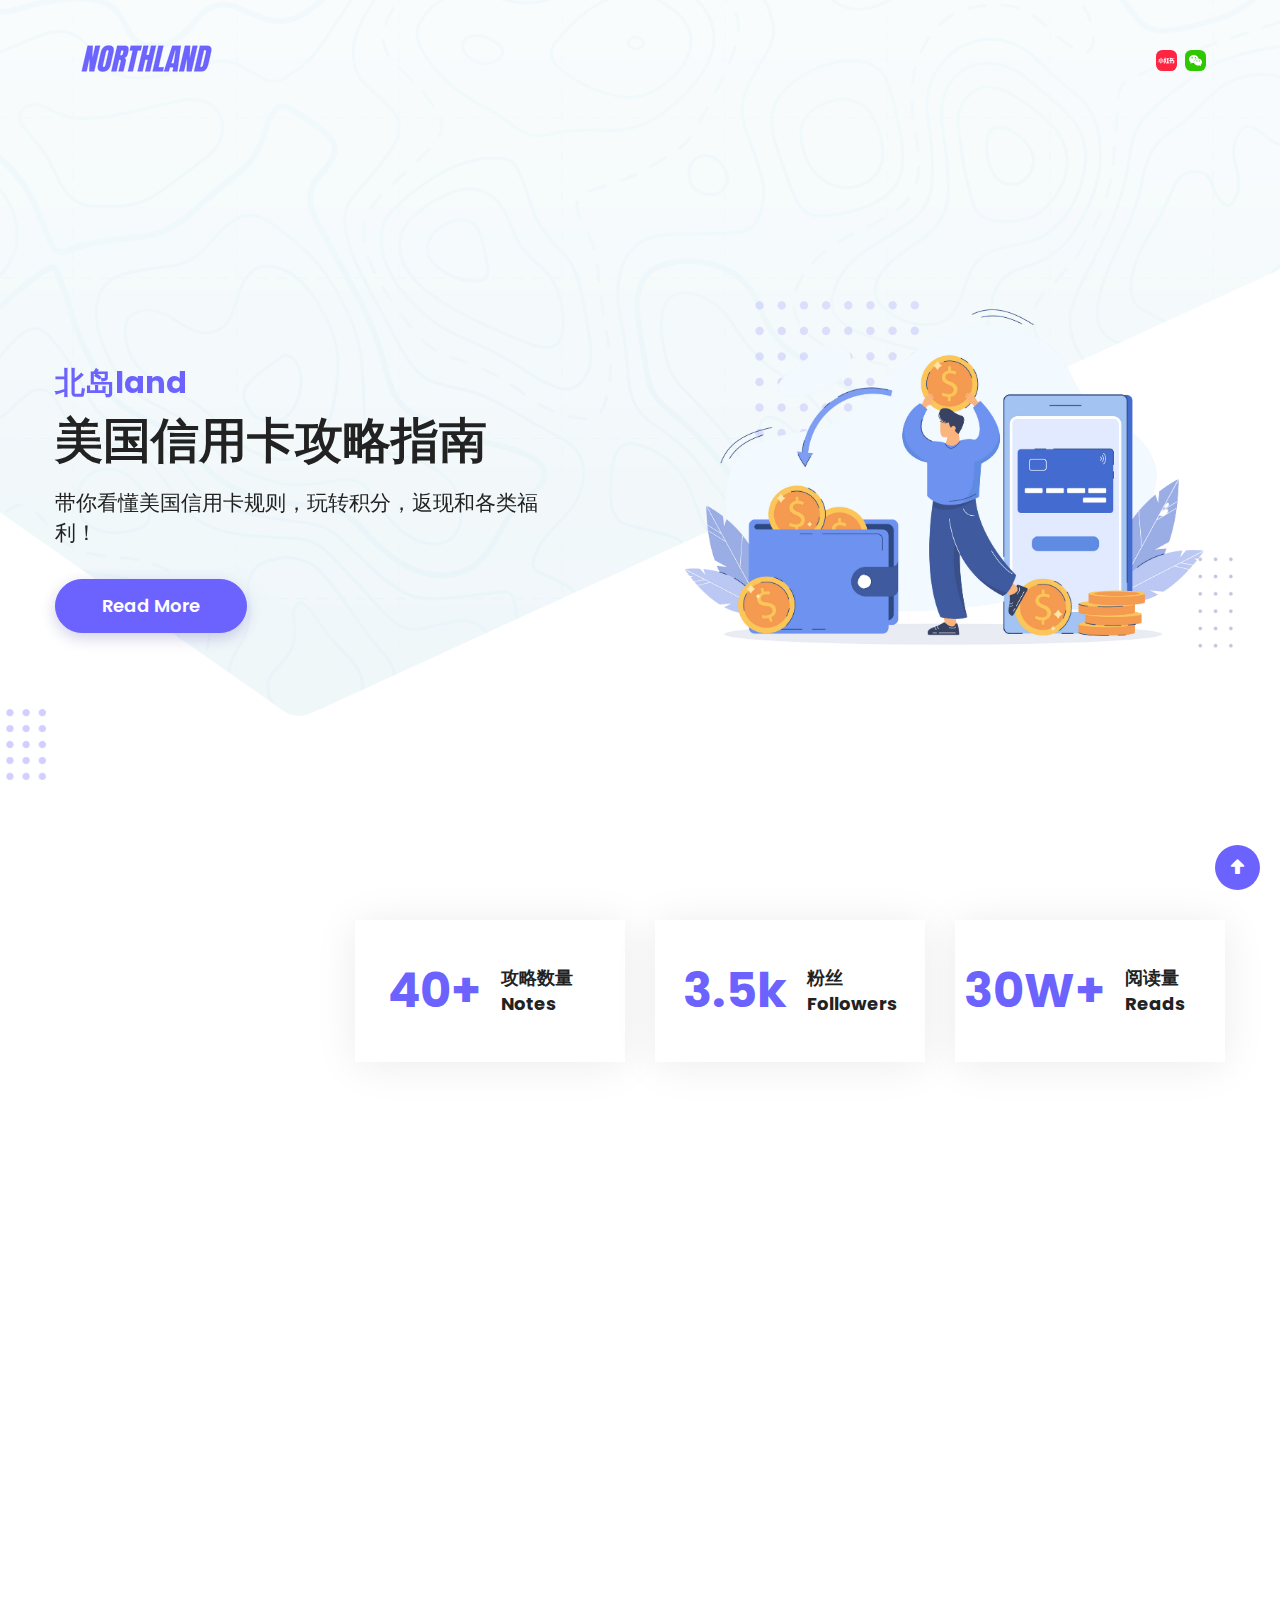
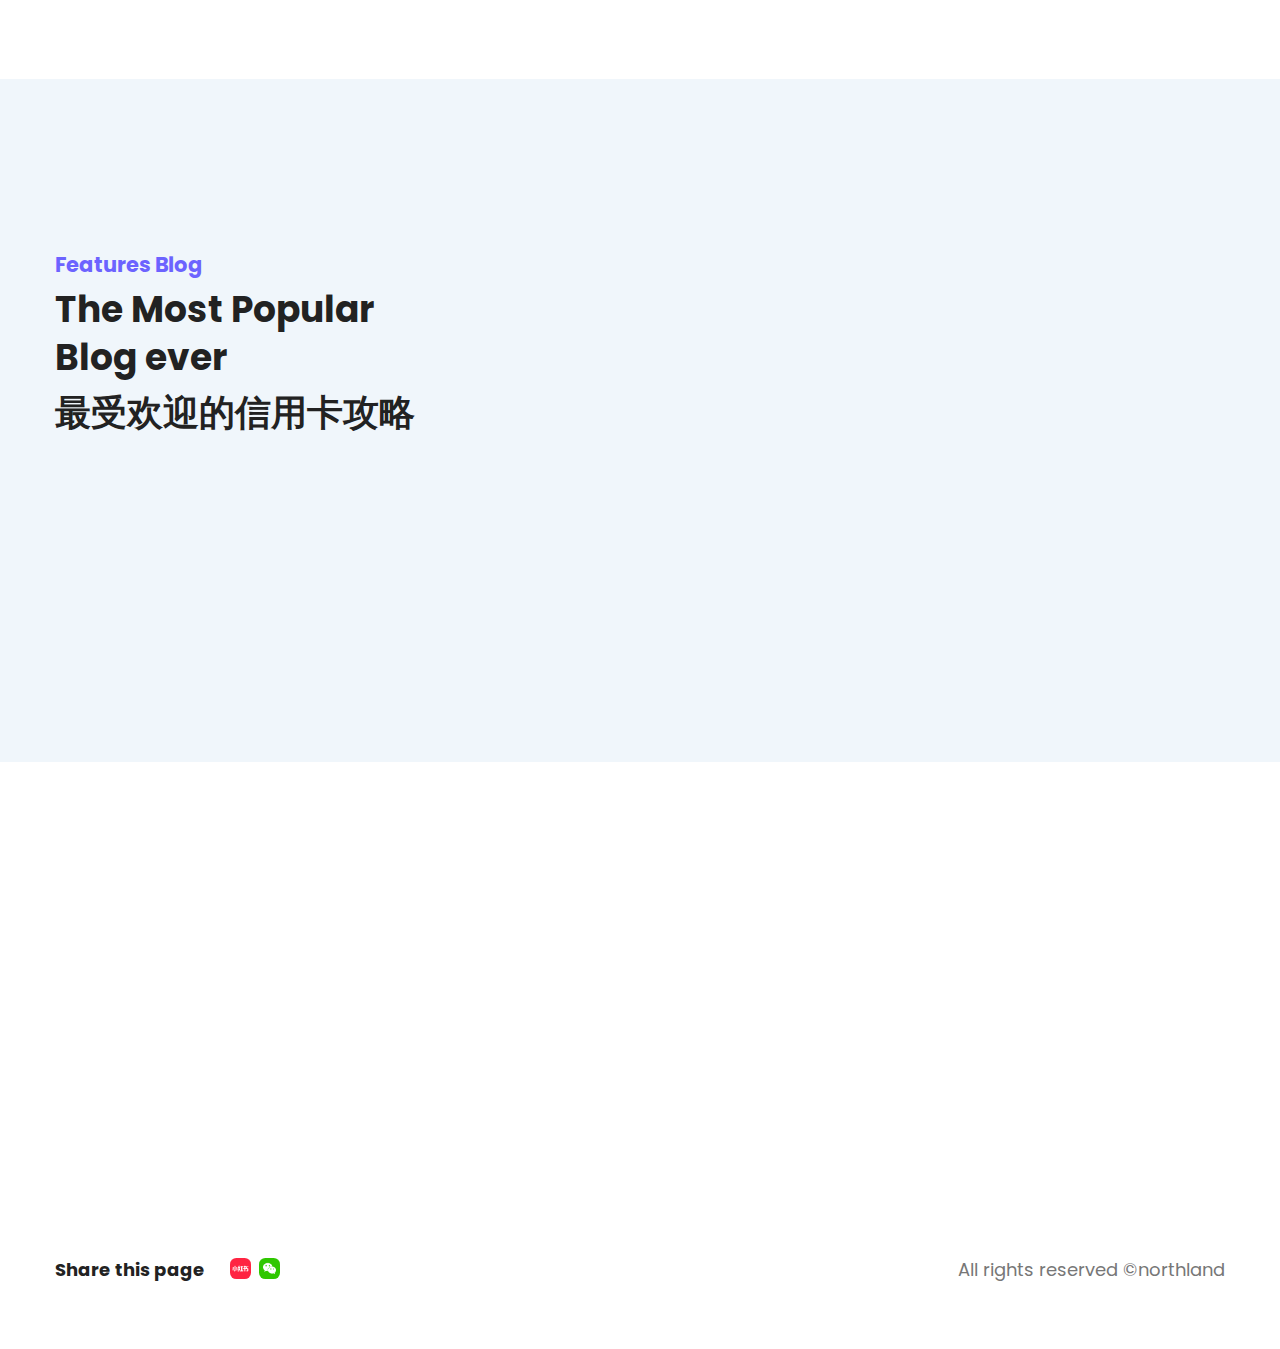
<file: index.html>
<!doctype html>
<html class="no-js" lang="zxx">
    <head>
        <meta charset="utf-8">
        <meta http-equiv="x-ua-compatible" content="ie=edge">
        <title>【北岛land】美国信用卡攻略指南</title>
        <meta name="description" content="">
        <meta name="viewport" content="width=device-width, initial-scale=1">
        <!-- Place favicon.ico in the root directory -->
        <link rel="shortcut icon" href="./img/favicon.png"" type="image/x-icon">

        <!-- All css here -->
        <link rel="stylesheet" href="css/bootstrap.min.css">
        <link rel="stylesheet" href="css/fontawesome-all.min.css">
        <link rel="stylesheet" href="css/flaticon.css">
        <link rel="stylesheet" href="css/aos.css">
        <link rel="stylesheet" href="css/animate.css">
        <link rel="stylesheet" href="css/slick.css">
        <link rel="stylesheet" href="css/jquery.fancybox.min.css">
        <link rel="stylesheet" href="css/meanmenu.css">
        <link rel="stylesheet" href="css/all-animations.css">
        <link rel="stylesheet" href="css/default.css">
        <link rel="stylesheet" href="css/style.css">
        <link rel="stylesheet" href="css/responsive.css">
    </head>
    <body>
        
        <!--  ====== preloader=============================================  -->
        <div id="preloader">
            <div id="loading">
                <div id="loading-center">
                    <div id="loading-center-absolute">
                        <div class="object" id="object_one"></div>
                        <div class="object" id="object_two"></div>
                        <div class="object" id="object_three"></div>
                    </div>
                </div>
            </div>
        </div><!-- /preloader -->
     
        <!--  ====== header-area-start=======================================  -->
        <header>
            <div id="header-sticky" class="transparent-header header-area home4">
                <div class="header">
                    <div class="container-wrapper pl-70 pr-70">
                        <div class="row align-items-center justify-content-between position-relative">
                            <div class="col-xl-2 col-lg-2 col-md-4 col-sm-4 col-6">
                                <div class="logo mr-10">
                                    <a href="index.html" class="d-inline-block"><img src="./img/logo.png" alt="northland"></a>
                                </div>
                            </div>

                            
                            <div class="col-xl-5 col-lg-7 col-md-1 col-sm-1 col-1 pr-lg-0 d-none d-lg-flex justify-content-start position-static">
                                <div class="main-menu">
                                    <nav id="mobile-menu">
                                        <ul class="d-block">
                                            <li>
                                                <a href="#"></a>
                                            </li>
                                         </ul>
                                    </nav>
                                </div>
                            </div>

                          
                            <div class="col-xl-4  col-lg-9  col-md-5  col-sm-12 col-12 pl-0">
                                <div class="header-right-right-content text-right d-flex align-items-center justify-content-end">
                                    <ul class="social-link">
                                        <li class="d-inline-block pr-1">
                                            <a href="https://www.xiaohongshu.com/" target="_blank">
                                                <img src="./img/share/rednote.png" alt="rednote" style="height: 1em; width: auto; border-radius: 30%;">
                                            </a>
                                        </li>

                                        <li class="d-inline-block pr-1">
                                            <a href="https://www.wechat.com/" target="_blank">
                                                <img src="./img/share/wechat.png" alt="wechat" style="height: 1em; width: auto; border-radius: 30%;">
                                            </a>
                                        </li>
                                    </ul>
                                </div>
                            </div>
                        </div>
                    </div>
                </div>
            </div>
        </header>
        <!--  header-area-end  -->








   

        <main class="over-hidden">
            <!-- ======slider-area-start=========================================== -->
            <div id="home" class="slider-area position-relative home4">
                <!-- /shape-slider -->
                <div class="single-slider slider-height1 d-flex align-items-center container-wrapper" data-background="images/slider/home4-slider-bg.png">
                    <div class="container">
                        <div class="row align-items-center">
                            <div class="col-xl-6  col-lg-6  col-md-6  col-sm-12 col-12  d-flex align-items-center">
                                <div class="slider-content mt--30 position-relative">
                                    <span class="f-700 theme-color d-block pb-2" data-aos="fade-right" data-aos-duration="2000" data-aos-delay="40">北岛land</span>
                                    <h1 class="f-700 pb-10" data-aos="fade-right" data-aos-duration="2000" data-aos-delay="150">美国信用卡攻略指南</h1>
                                    <h6 class="f-400 mb-30" data-aos="fade-right" data-aos-duration="2000" data-aos-delay="250">带你看懂美国信用卡规则，玩转积分，返现和各类福利！</h6>

                                    <div class="banner-btn float-left float-lg-left">
                                    <div class="my-btn">
                                        <a href="./blog_list.html" class="btn theme-bg text-capitalize f-18 f-700">read more</a>
                                    </div>

                                </div>
                                </div>
                            </div><!-- /col -->
                            <div class="col-xl-6 col-lg-6  col-md-6  col-sm-12 col-12  d-flex align-items-center ">
                                <div class="slider-img1 pl-65 z-index1 position-relative" data-aos="fade-up" data-aos-duration="2000">
                                    <img class="bounce-animate" src="./img/landing_2.png" alt="image">
                                    <div class="slider-middle-dotted position-absolute d-md-inline-block z-index-1 rotate-animation">
                                        <img class="w-100" src="images/slider/home4-shape/hm4-middle-dotted.png" alt="image">
                                    </div><!-- /slider-middle-dotted -->
                                </div>
                            </div><!-- /col -->
                        </div><!-- /row -->
                    </div><!-- /container -->
                    <div class="slider-left-dotted s-dotted position-absolute d-none d-lg-block z-index1">
                        <img src="images/slider/shape/slider-left-dotted.png" alt="image">
                    </div><!-- /slider-left-dotted -->
                    <div class="hm4-slider-right-dotted s-dotted position-absolute d-none  d-lg-block z-index-1">
                        <img src="images/slider/home4-shape/hm4-right-dotted.png" alt="image">
                    </div><!-- /slider-left-dotted -->
                </div>
            </div>
            <!-- slider-area-end  -->

            <!-- ====== facts-area-start=========================================== -->
            <div class="facts-area home4 mb-120">
                <div class="container">
                    <div class="row justify-content-center">
                        <div class="col-xl-9 offset-xl-3  col-lg-12  col-md-12  col-sm-12 col-11">
                            <div class="row fact-wrapper">
                                <div class="col-xl-4  col-lg-4  col-md-4  col-sm-4 col-12">
                                    <div class="single-f-counter white-bg transition5 pt-35 pb-35 mb-30 d-flex d-sm-block d-md-flex align-items-center justify-content-center">
                                        <div class="f-count pr-20">
                                            <span class="f-700 d-inline-block counter">40</span><span class="d-inline-block f-700">+</span>
                                        </div>
                                        <p class="black-color f-700 mb-0">攻略数量 Notes</p>
                                    </div> 
                                </div><!-- /col -->
                                <div class="col-xl-4  col-lg-4  col-md-4  col-sm-4 col-12">
                                    <div class="single-f-counter white-bg transition5 pt-35 pb-35 mb-30 d-flex d-sm-block d-md-flex align-items-center justify-content-center">
                                        <div class="f-count pr-20">
                                            <span class="f-700 d-inline-block counter">3.5</span><span class="d-inline-block f-700">k</span>
                                        </div>
                                        <p class="black-color f-700 mb-0">粉丝 Followers</p>
                                    </div>
                                </div><!-- /col -->
                                <div class="col-xl-4  col-lg-4  col-md-4  col-sm-4 col-12">
                                    <div class="single-f-counter white-bg transition5 pt-35 pb-35 mb-30 d-flex d-sm-block d-md-flex align-items-center justify-content-center">
                                        <div class="f-count pr-20">
                                            <span class="f-700 d-inline-block counter">30</span><span class="d-inline-block f-700">W+</span>
                                        </div>
                                        <p class="black-color f-700 mb-0">阅读量 Reads</p>
                                    </div>
                                </div><!-- /col -->
                            </div><!-- /fact-wrapper -->
                        </div><!-- /col -->
                    </div><!-- /row -->
                </div><!-- /container -->
            </div>
            <!-- facts-area-end -->

            <!-- ====== about-area-start=========================================== -->
            <div class="about-area home4 position-relative over-hidden">
                <div class="container">

                    
                    <div class="row align-items-start">
                        <div class="col-xl-6 col-lg-6 col-md-12 col-sm-12 col-12">
                            <div class="about-left-content mt--5 mb-50" data-aos="fade-up" data-aos-duration="2000">
                                <div class="title">
                                    <span class="theme-color f-700">The story behind it</span>
                                    <h3 class="f-700">The Most Detail US Credit Card Guide on Rednote</h3>
                                </div>
                                <div class="btn-2 d-none d-lg-block pt-115" data-aos="fade-up" data-aos-duration="2000" data-aos-delay="40">
                                    <a href="https://www.xiaohongshu.com/user/profile/63a154e70000000027029d45" class="black-color d-inline-block  position-relative f-700 text-capitalize">rednote</a>
                                </div>
                            </div>
                        </div>
                        <div class="col-xl-6 col-lg-6 col-md-12 col-sm-12 col-12">
                            <div class="about-content" data-aos="fade-up" data-aos-duration="2000"> 
                                <div class="about-text">
                                    <h6 class="f-400 mb-30">小红书最全信用卡攻略，不服来战！</h6>

                                    <p class="mb-25">面对市场上茫茫的信用卡产品，最初，我也曾迷茫过，到底开什么信用卡好。看着茫茫资讯，不知从哪里下手，到底什么才适合自己。曾经也求助过，但遗憾没有收到满意的回答。</p>
                                    <p class="mb-25">不服输的我开始自己研究。没有一个系统性的攻略，那就从零散的开始学起。读过许多文章，看过许多讨论，才总算有眉目，原来信用卡的知识门槛是如此的高。</p>
                                    <p class="mb-25">现在，也不敢说对信用卡知识绝对精通，凡事总有一个学习的过程。所以，我将所学到的知识写成文章，以矩阵的形式向大家呈现。我可以保证，这是小红书上关于信用卡最全的攻略。来看看，你会相见恨晚。</p>

                                </div>
                            </div>
                        </div>
                    </div>

                    <!-- <div class="row">
                        <div class="col-xl-12  col-lg-12  col-md-12  col-sm-12 col-12">
                            <div class="about-img pt-50" data-aos="fade-up" data-aos-duration="2000" data-aos-delay="40">
                                <img class="img w-100" src="./img/blog cover.png" alt="image">
                            </div>
                        </div>
                    </div> -->

                </div>

            </div>
            <!-- about-area-end -->

            

            <!-- ====== blog-area-start=========================================== -->
            <div class="blog-area home4 primary-bg pt-170 pb-100">
                <div class="container">
                    <div class="row align-items-start">
                        <div class="col-xl-4 col-lg-4 col-md-12 col-sm-12 col-12">
                            <div class="blog-left-content mt--5 mb-50">
                                <div class="title">
                                    <span class="theme-color f-700">Features Blog</span>
                                    <h4 class="f-700">The Most Popular Blog ever </h4> 
                                    <h4 class="f-00">最受欢迎的信用卡攻略</h4>
                                </div>
                                <div class="btn-2 position-relative d-inline-block pt-100 mt-40" data-aos="fade-up" data-aos-duration="2000">
                                    <a href="./blog_list.html" class="black-color d-inline-block  position-relative f-700 text-capitalize">View All</a>
                                </div>
                            </div>
                        </div>
                        <div class="col-xl-8 col-lg-8 col-md-12 col-sm-12 col-12">
                            <div class="row justify-content-center">
                                <div class="col-xl-6 col-lg-6  col-md-6 col-sm-10 col-12">
                                    <div class="single-blog mb-30 zoom-img-hover" data-aos="fade-up" data-aos-duration="1500" data-aos-delay="40">
                                        <div class="blog-img over-hidden">
                                            <img class="w-100 img" src="./img/blog_landing/all credit card compare  370 x 264 .png" alt="image">
                                        </div>
                                        <div class="single-blog-content bg-white pt-25 pb-25 pl-30 pr-20">
                                            <span class="date d-block secondary-color3 mb-1">Jan&Jul, 2025</span>
                                            <h4>
                                                <a href="https://northlands.notion.site/credit-card-full-compare">信用卡全面对比整理</a>
                                            </h4>
                                        </div>
                                    </div>
                                </div>
                                <div class="col-xl-6 col-lg-6  col-md-6 col-sm-10 col-12">
                                    <div class="single-blog mb-30 zoom-img-hover" data-aos="fade-up" data-aos-duration="2000" data-aos-delay="100">
                                        <div class="blog-img over-hidden">
                                            <img class="w-100 img" src="./img/blog_landing/eight cards 370 x 264.png" alt="image">
                                        </div>
                                        <div class="single-blog-content bg-white pt-25 pb-25 pl-30 pr-20">
                                            <span class="date d-block secondary-color3 mb-1">Feb&Jul, 2025</span>
                                            <h4>
                                                <a href="https://northlands.notion.site/eight-cards-v2">两年无脑速通美国信用卡</a>
                                            </h4>
                                        </div>
                                    </div>
                                </div>
                            </div>
                        </div>
                    </div>
                </div>
            </div>
            <!-- blog-area-end -->

        </main>

        <!-- ====== banner-area-start ========================================= -->
        <div class="banner-area home4 mt-120 mb-60">
            <div class="container">
                <div class="banner-wrapper banner-border4 white-bg pl-70 pr-70 pt-55 pb-55 transition3" data-aos="fade-up" data-aos-duration="2000">
                    <div class="row align-items-center justify-content-between">
                        <div class="col-xl-9 col-lg-9  col-md-12 col-sm-12 col-12">
                            <div class="banner-content">
                                <h4 class="f-700 mb-20">Buy me a coffee</h4>
                                <p class="mb-0">如果你觉得攻略对你有用, 欢迎支持作者Buy me a coffee~ </p>
                            </div>
                        </div>
                        <div class="col-xl-3 col-lg-3  col-md-12 col-sm-12 col-12">
                            <div class="banner-btn float-left float-lg-right">
                                <div class="my-btn">
                                    <a href="https://ko-fi.com/northland" class="btn theme-bg text-capitalize f-18 f-700">打赏作者</a>
                                </div>
                            </div>
                        </div>
                    </div>
                </div>
            </div>
        </div>
        <!-- banner-area-end  -->

          
        <!-- ====== footer-area-start ============================================ -->
        <footer> 
            <div class="footer-area home4 pt-90">

                <div class="footer-bottom">
                    <div class="container">
                        <div class="copyright-area pb-60">
                            <div class="row align-items-center justify-content-between">
                                <div class="col-xl-6 col-lg-6  col-md-6 col-sm-12 col-12 mt-10 d-flex align-items-center">
                                    <h3 class="f-700 d-inline-block pr-25 mb-0">Share this page</h3>
                                    <ul class="social-link">
                                        <li class="d-inline-block pr-1">
                                            <a href="https://www.xiaohongshu.com/" target="_blank">
                                                <img src="./img/share/rednote.png" alt="rednote" style="height: 1em; width: auto; border-radius: 30%;">
                                            </a>
                                        </li>

                                        <li class="d-inline-block pr-1">
                                            <a href="https://www.wechat.com/" target="_blank">
                                                <img src="./img/share/wechat.png" alt="wechat" style="height: 1em; width: auto; border-radius: 30%;">
                                            </a>
                                        </li>
                                    </ul>
                                </div>
                                <div class="col-xl-6 col-lg-6 col-md-6  col-sm-12 col-12 mt-10">
                                    <div class="copyright-text text-lg-right">
                                        <p class="mb-0 secondary-color2">All rights reserved ©northland</p>
                                    </div>
                                </div>
                            </div>
                        </div>
                    </div>
                </div>
            </div>
        </footer>

        <!-- back top -->
        <div id="scroll" class="scroll-up position-relative z-index11">
            <div class="top text-center"><span class="white-color theme-bg"><i class="fa fa-arrow-alt-up"></i></span></div>
        </div>

        <!-- All js here -->
        <script src="js/vendor/modernizr-3.5.0.min.js"></script>
        <script src="js/vendor/jquery-1.12.4.min.js"></script>
        <script src="js/popper.min.js"></script>
        <script src="js/bootstrap.min.js"></script>
        <script src="js/parallax.js"></script>
        <script src="js/aos.js"></script>
        <script src="js/image-loaded.min.js"></script>
        <script src="js/isotope.pkgd.min.js"></script>
        <script src="js/jquery.fancybox.min.js"></script>
        <script src="js/waypoint.js"></script>
        <script src="js/counterup-min.js"></script>
        <script src="js/slick.min.js"></script>
        <script src="js/tilt.jquery.min.js"></script>
        <script src="js/plugins.js"></script>
        <script src="js/jquery.meanmenu.min.js"></script>
        <script src="js/main.js"></script>
    </body>
</html>
</file>
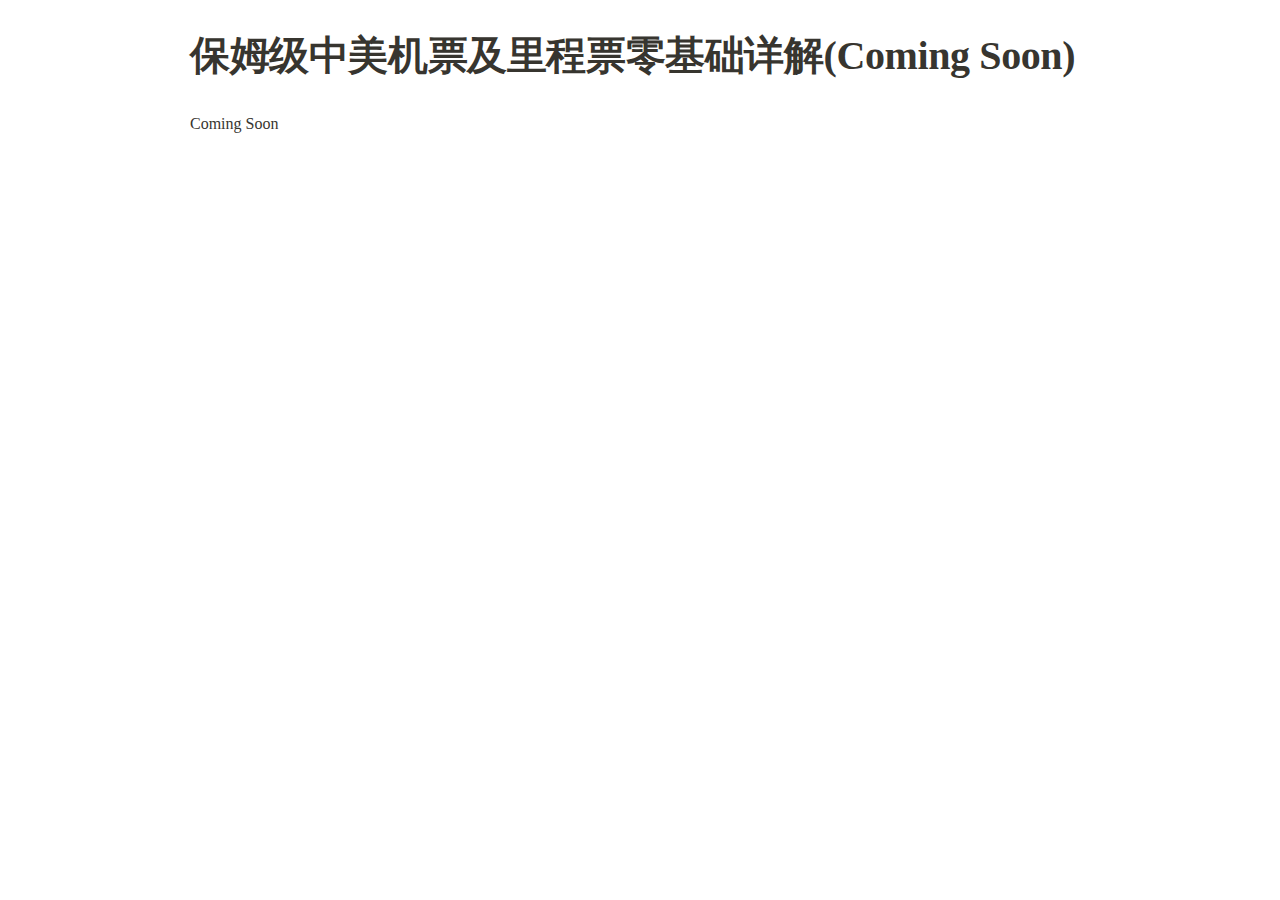
<file: website/保姆级中美机票及里程票零基础详解(Coming Soon) 24664738a3cc80bbac70d5dd097dbaec.html>
<html><head><meta http-equiv="Content-Type" content="text/html; charset=utf-8"/><title>保姆级中美机票及里程票零基础详解(Coming Soon)</title><style>
/* cspell:disable-file */
/* webkit printing magic: print all background colors */
html {
	-webkit-print-color-adjust: exact;
}
* {
	box-sizing: border-box;
	-webkit-print-color-adjust: exact;
}

html,
body {
	margin: 0;
	padding: 0;
}
@media only screen {
	body {
		margin: 2em auto;
		max-width: 900px;
		color: rgb(55, 53, 47);
	}
}

body {
	line-height: 1.5;
	white-space: pre-wrap;
}

a,
a.visited {
	color: inherit;
	text-decoration: underline;
}

.pdf-relative-link-path {
	font-size: 80%;
	color: #444;
}

h1,
h2,
h3 {
	letter-spacing: -0.01em;
	line-height: 1.2;
	font-weight: 600;
	margin-bottom: 0;
}

.page-title {
	font-size: 2.5rem;
	font-weight: 700;
	margin-top: 0;
	margin-bottom: 0.75em;
}

h1 {
	font-size: 1.875rem;
	margin-top: 1.875rem;
}

h2 {
	font-size: 1.5rem;
	margin-top: 1.5rem;
}

h3 {
	font-size: 1.25rem;
	margin-top: 1.25rem;
}

.source {
	border: 1px solid #ddd;
	border-radius: 3px;
	padding: 1.5em;
	word-break: break-all;
}

.callout {
	border-radius: 3px;
	padding: 1rem;
}

figure {
	margin: 1.25em 0;
	page-break-inside: avoid;
}

figcaption {
	opacity: 0.5;
	font-size: 85%;
	margin-top: 0.5em;
}

mark {
	background-color: transparent;
}

.indented {
	padding-left: 1.5em;
}

hr {
	background: transparent;
	display: block;
	width: 100%;
	height: 1px;
	visibility: visible;
	border: none;
	border-bottom: 1px solid rgba(55, 53, 47, 0.09);
}

img {
	max-width: 100%;
}

@media only print {
	img {
		max-height: 100vh;
		object-fit: contain;
	}
}

@page {
	margin: 1in;
}

.collection-content {
	font-size: 0.875rem;
}

.column-list {
	display: flex;
	justify-content: space-between;
}

.column {
	padding: 0 1em;
}

.column:first-child {
	padding-left: 0;
}

.column:last-child {
	padding-right: 0;
}

.table_of_contents-item {
	display: block;
	font-size: 0.875rem;
	line-height: 1.3;
	padding: 0.125rem;
}

.table_of_contents-indent-1 {
	margin-left: 1.5rem;
}

.table_of_contents-indent-2 {
	margin-left: 3rem;
}

.table_of_contents-indent-3 {
	margin-left: 4.5rem;
}

.table_of_contents-link {
	text-decoration: none;
	opacity: 0.7;
	border-bottom: 1px solid rgba(55, 53, 47, 0.18);
}

table,
th,
td {
	border: 1px solid rgba(55, 53, 47, 0.09);
	border-collapse: collapse;
}

table {
	border-left: none;
	border-right: none;
}

th,
td {
	font-weight: normal;
	padding: 0.25em 0.5em;
	line-height: 1.5;
	min-height: 1.5em;
	text-align: left;
}

th {
	color: rgba(55, 53, 47, 0.6);
}

ol,
ul {
	margin: 0;
	margin-block-start: 0.6em;
	margin-block-end: 0.6em;
}

li > ol:first-child,
li > ul:first-child {
	margin-block-start: 0.6em;
}

ul > li {
	list-style: disc;
}

ul.to-do-list {
	padding-inline-start: 0;
}

ul.to-do-list > li {
	list-style: none;
}

.to-do-children-checked {
	text-decoration: line-through;
	opacity: 0.375;
}

ul.toggle > li {
	list-style: none;
}

ul {
	padding-inline-start: 1.7em;
}

ul > li {
	padding-left: 0.1em;
}

ol {
	padding-inline-start: 1.6em;
}

ol > li {
	padding-left: 0.2em;
}

.mono ol {
	padding-inline-start: 2em;
}

.mono ol > li {
	text-indent: -0.4em;
}

.toggle {
	padding-inline-start: 0em;
	list-style-type: none;
}

/* Indent toggle children */
.toggle > li > details {
	padding-left: 1.7em;
}

.toggle > li > details > summary {
	margin-left: -1.1em;
}

.selected-value {
	display: inline-block;
	padding: 0 0.5em;
	background: rgba(206, 205, 202, 0.5);
	border-radius: 3px;
	margin-right: 0.5em;
	margin-top: 0.3em;
	margin-bottom: 0.3em;
	white-space: nowrap;
}

.collection-title {
	display: inline-block;
	margin-right: 1em;
}

.page-description {
	margin-bottom: 2em;
}

.simple-table {
	margin-top: 1em;
	font-size: 0.875rem;
	empty-cells: show;
}
.simple-table td {
	height: 29px;
	min-width: 120px;
}

.simple-table th {
	height: 29px;
	min-width: 120px;
}

.simple-table-header-color {
	background: rgb(247, 246, 243);
	color: black;
}
.simple-table-header {
	font-weight: 500;
}

time {
	opacity: 0.5;
}

.icon {
	display: inline-block;
	max-width: 1.2em;
	max-height: 1.2em;
	text-decoration: none;
	vertical-align: text-bottom;
	margin-right: 0.5em;
}

img.icon {
	border-radius: 3px;
}

.user-icon {
	width: 1.5em;
	height: 1.5em;
	border-radius: 100%;
	margin-right: 0.5rem;
}

.user-icon-inner {
	font-size: 0.8em;
}

.text-icon {
	border: 1px solid #000;
	text-align: center;
}

.page-cover-image {
	display: block;
	object-fit: cover;
	width: 100%;
	max-height: 30vh;
}

.page-header-icon {
	font-size: 3rem;
	margin-bottom: 1rem;
}

.page-header-icon-with-cover {
	margin-top: -0.72em;
	margin-left: 0.07em;
}

.page-header-icon img {
	border-radius: 3px;
}

.link-to-page {
	margin: 1em 0;
	padding: 0;
	border: none;
	font-weight: 500;
}

p > .user {
	opacity: 0.5;
}

td > .user,
td > time {
	white-space: nowrap;
}

input[type="checkbox"] {
	transform: scale(1.5);
	margin-right: 0.6em;
	vertical-align: middle;
}

p {
	margin-top: 0.5em;
	margin-bottom: 0.5em;
}

.image {
	border: none;
	margin: 1.5em 0;
	padding: 0;
	border-radius: 0;
	text-align: center;
}

.code,
code {
	background: rgba(135, 131, 120, 0.15);
	border-radius: 3px;
	padding: 0.2em 0.4em;
	border-radius: 3px;
	font-size: 85%;
	tab-size: 2;
}

code {
	color: #eb5757;
}

.code {
	padding: 1.5em 1em;
}

.code-wrap {
	white-space: pre-wrap;
	word-break: break-all;
}

.code > code {
	background: none;
	padding: 0;
	font-size: 100%;
	color: inherit;
}

blockquote {
	font-size: 1.25em;
	margin: 1em 0;
	padding-left: 1em;
	border-left: 3px solid rgb(55, 53, 47);
}

.bookmark {
	text-decoration: none;
	max-height: 8em;
	padding: 0;
	display: flex;
	width: 100%;
	align-items: stretch;
}

.bookmark-title {
	font-size: 0.85em;
	overflow: hidden;
	text-overflow: ellipsis;
	height: 1.75em;
	white-space: nowrap;
}

.bookmark-text {
	display: flex;
	flex-direction: column;
}

.bookmark-info {
	flex: 4 1 180px;
	padding: 12px 14px 14px;
	display: flex;
	flex-direction: column;
	justify-content: space-between;
}

.bookmark-image {
	width: 33%;
	flex: 1 1 180px;
	display: block;
	position: relative;
	object-fit: cover;
	border-radius: 1px;
}

.bookmark-description {
	color: rgba(55, 53, 47, 0.6);
	font-size: 0.75em;
	overflow: hidden;
	max-height: 4.5em;
	word-break: break-word;
}

.bookmark-href {
	font-size: 0.75em;
	margin-top: 0.25em;
}

.sans { font-family: ui-sans-serif, -apple-system, BlinkMacSystemFont, "Segoe UI Variable Display", "Segoe UI", Helvetica, "Apple Color Emoji", Arial, sans-serif, "Segoe UI Emoji", "Segoe UI Symbol"; }
.code { font-family: "SFMono-Regular", Menlo, Consolas, "PT Mono", "Liberation Mono", Courier, monospace; }
.serif { font-family: Lyon-Text, Georgia, ui-serif, serif; }
.mono { font-family: iawriter-mono, Nitti, Menlo, Courier, monospace; }
.pdf .sans { font-family: Inter, ui-sans-serif, -apple-system, BlinkMacSystemFont, "Segoe UI Variable Display", "Segoe UI", Helvetica, "Apple Color Emoji", Arial, sans-serif, "Segoe UI Emoji", "Segoe UI Symbol", 'Twemoji', 'Noto Color Emoji', 'Noto Sans CJK JP'; }
.pdf:lang(zh-CN) .sans { font-family: Inter, ui-sans-serif, -apple-system, BlinkMacSystemFont, "Segoe UI Variable Display", "Segoe UI", Helvetica, "Apple Color Emoji", Arial, sans-serif, "Segoe UI Emoji", "Segoe UI Symbol", 'Twemoji', 'Noto Color Emoji', 'Noto Sans CJK SC'; }
.pdf:lang(zh-TW) .sans { font-family: Inter, ui-sans-serif, -apple-system, BlinkMacSystemFont, "Segoe UI Variable Display", "Segoe UI", Helvetica, "Apple Color Emoji", Arial, sans-serif, "Segoe UI Emoji", "Segoe UI Symbol", 'Twemoji', 'Noto Color Emoji', 'Noto Sans CJK TC'; }
.pdf:lang(ko-KR) .sans { font-family: Inter, ui-sans-serif, -apple-system, BlinkMacSystemFont, "Segoe UI Variable Display", "Segoe UI", Helvetica, "Apple Color Emoji", Arial, sans-serif, "Segoe UI Emoji", "Segoe UI Symbol", 'Twemoji', 'Noto Color Emoji', 'Noto Sans CJK KR'; }
.pdf .code { font-family: Source Code Pro, "SFMono-Regular", Menlo, Consolas, "PT Mono", "Liberation Mono", Courier, monospace, 'Twemoji', 'Noto Color Emoji', 'Noto Sans Mono CJK JP'; }
.pdf:lang(zh-CN) .code { font-family: Source Code Pro, "SFMono-Regular", Menlo, Consolas, "PT Mono", "Liberation Mono", Courier, monospace, 'Twemoji', 'Noto Color Emoji', 'Noto Sans Mono CJK SC'; }
.pdf:lang(zh-TW) .code { font-family: Source Code Pro, "SFMono-Regular", Menlo, Consolas, "PT Mono", "Liberation Mono", Courier, monospace, 'Twemoji', 'Noto Color Emoji', 'Noto Sans Mono CJK TC'; }
.pdf:lang(ko-KR) .code { font-family: Source Code Pro, "SFMono-Regular", Menlo, Consolas, "PT Mono", "Liberation Mono", Courier, monospace, 'Twemoji', 'Noto Color Emoji', 'Noto Sans Mono CJK KR'; }
.pdf .serif { font-family: PT Serif, Lyon-Text, Georgia, ui-serif, serif, 'Twemoji', 'Noto Color Emoji', 'Noto Serif CJK JP'; }
.pdf:lang(zh-CN) .serif { font-family: PT Serif, Lyon-Text, Georgia, ui-serif, serif, 'Twemoji', 'Noto Color Emoji', 'Noto Serif CJK SC'; }
.pdf:lang(zh-TW) .serif { font-family: PT Serif, Lyon-Text, Georgia, ui-serif, serif, 'Twemoji', 'Noto Color Emoji', 'Noto Serif CJK TC'; }
.pdf:lang(ko-KR) .serif { font-family: PT Serif, Lyon-Text, Georgia, ui-serif, serif, 'Twemoji', 'Noto Color Emoji', 'Noto Serif CJK KR'; }
.pdf .mono { font-family: PT Mono, iawriter-mono, Nitti, Menlo, Courier, monospace, 'Twemoji', 'Noto Color Emoji', 'Noto Sans Mono CJK JP'; }
.pdf:lang(zh-CN) .mono { font-family: PT Mono, iawriter-mono, Nitti, Menlo, Courier, monospace, 'Twemoji', 'Noto Color Emoji', 'Noto Sans Mono CJK SC'; }
.pdf:lang(zh-TW) .mono { font-family: PT Mono, iawriter-mono, Nitti, Menlo, Courier, monospace, 'Twemoji', 'Noto Color Emoji', 'Noto Sans Mono CJK TC'; }
.pdf:lang(ko-KR) .mono { font-family: PT Mono, iawriter-mono, Nitti, Menlo, Courier, monospace, 'Twemoji', 'Noto Color Emoji', 'Noto Sans Mono CJK KR'; }
.highlight-default {
	color: rgba(50, 48, 44, 1);
}
.highlight-gray {
	color: rgba(115, 114, 110, 1);
	fill: rgba(115, 114, 110, 1);
}
.highlight-brown {
	color: rgba(159, 107, 83, 1);
	fill: rgba(159, 107, 83, 1);
}
.highlight-orange {
	color: rgba(217, 115, 13, 1);
	fill: rgba(217, 115, 13, 1);
}
.highlight-yellow {
	color: rgba(203, 145, 47, 1);
	fill: rgba(203, 145, 47, 1);
}
.highlight-teal {
	color: rgba(68, 131, 97, 1);
	fill: rgba(68, 131, 97, 1);
}
.highlight-blue {
	color: rgba(51, 126, 169, 1);
	fill: rgba(51, 126, 169, 1);
}
.highlight-purple {
	color: rgba(144, 101, 176, 1);
	fill: rgba(144, 101, 176, 1);
}
.highlight-pink {
	color: rgba(193, 76, 138, 1);
	fill: rgba(193, 76, 138, 1);
}
.highlight-red {
	color: rgba(205, 60, 58, 1);
	fill: rgba(205, 60, 58, 1);
}
.highlight-default_background {
	color: rgba(50, 48, 44, 1);
}
.highlight-gray_background {
	background: rgba(248, 248, 247, 1);
}
.highlight-brown_background {
	background: rgba(244, 238, 238, 1);
}
.highlight-orange_background {
	background: rgba(251, 236, 221, 1);
}
.highlight-yellow_background {
	background: rgba(251, 243, 219, 1);
}
.highlight-teal_background {
	background: rgba(237, 243, 236, 1);
}
.highlight-blue_background {
	background: rgba(231, 243, 248, 1);
}
.highlight-purple_background {
	background: rgba(248, 243, 252, 1);
}
.highlight-pink_background {
	background: rgba(252, 241, 246, 1);
}
.highlight-red_background {
	background: rgba(253, 235, 236, 1);
}
.block-color-default {
	color: inherit;
	fill: inherit;
}
.block-color-gray {
	color: rgba(115, 114, 110, 1);
	fill: rgba(115, 114, 110, 1);
}
.block-color-brown {
	color: rgba(159, 107, 83, 1);
	fill: rgba(159, 107, 83, 1);
}
.block-color-orange {
	color: rgba(217, 115, 13, 1);
	fill: rgba(217, 115, 13, 1);
}
.block-color-yellow {
	color: rgba(203, 145, 47, 1);
	fill: rgba(203, 145, 47, 1);
}
.block-color-teal {
	color: rgba(68, 131, 97, 1);
	fill: rgba(68, 131, 97, 1);
}
.block-color-blue {
	color: rgba(51, 126, 169, 1);
	fill: rgba(51, 126, 169, 1);
}
.block-color-purple {
	color: rgba(144, 101, 176, 1);
	fill: rgba(144, 101, 176, 1);
}
.block-color-pink {
	color: rgba(193, 76, 138, 1);
	fill: rgba(193, 76, 138, 1);
}
.block-color-red {
	color: rgba(205, 60, 58, 1);
	fill: rgba(205, 60, 58, 1);
}
.block-color-default_background {
	color: inherit;
	fill: inherit;
}
.block-color-gray_background {
	background: rgba(248, 248, 247, 1);
}
.block-color-brown_background {
	background: rgba(244, 238, 238, 1);
}
.block-color-orange_background {
	background: rgba(251, 236, 221, 1);
}
.block-color-yellow_background {
	background: rgba(251, 243, 219, 1);
}
.block-color-teal_background {
	background: rgba(237, 243, 236, 1);
}
.block-color-blue_background {
	background: rgba(231, 243, 248, 1);
}
.block-color-purple_background {
	background: rgba(248, 243, 252, 1);
}
.block-color-pink_background {
	background: rgba(252, 241, 246, 1);
}
.block-color-red_background {
	background: rgba(253, 235, 236, 1);
}
.select-value-color-default { background-color: rgba(84, 72, 49, 0.08); }
.select-value-color-gray { background-color: rgba(84, 72, 49, 0.15); }
.select-value-color-brown { background-color: rgba(210, 162, 141, 0.35); }
.select-value-color-orange { background-color: rgba(224, 124, 57, 0.27); }
.select-value-color-yellow { background-color: rgba(236, 191, 66, 0.39); }
.select-value-color-green { background-color: rgba(123, 183, 129, 0.27); }
.select-value-color-blue { background-color: rgba(93, 165, 206, 0.27); }
.select-value-color-purple { background-color: rgba(168, 129, 197, 0.27); }
.select-value-color-pink { background-color: rgba(225, 136, 179, 0.27); }
.select-value-color-red { background-color: rgba(244, 171, 159, 0.4); }

.checkbox {
	display: inline-flex;
	vertical-align: text-bottom;
	width: 16;
	height: 16;
	background-size: 16px;
	margin-left: 2px;
	margin-right: 5px;
}

.checkbox-on {
	background-image: url("data:image/svg+xml;charset=UTF-8,%3Csvg%20width%3D%2216%22%20height%3D%2216%22%20viewBox%3D%220%200%2016%2016%22%20fill%3D%22none%22%20xmlns%3D%22http%3A%2F%2Fwww.w3.org%2F2000%2Fsvg%22%3E%0A%3Crect%20width%3D%2216%22%20height%3D%2216%22%20fill%3D%22%2358A9D7%22%2F%3E%0A%3Cpath%20d%3D%22M6.71429%2012.2852L14%204.9995L12.7143%203.71436L6.71429%209.71378L3.28571%206.2831L2%207.57092L6.71429%2012.2852Z%22%20fill%3D%22white%22%2F%3E%0A%3C%2Fsvg%3E");
}

.checkbox-off {
	background-image: url("data:image/svg+xml;charset=UTF-8,%3Csvg%20width%3D%2216%22%20height%3D%2216%22%20viewBox%3D%220%200%2016%2016%22%20fill%3D%22none%22%20xmlns%3D%22http%3A%2F%2Fwww.w3.org%2F2000%2Fsvg%22%3E%0A%3Crect%20x%3D%220.75%22%20y%3D%220.75%22%20width%3D%2214.5%22%20height%3D%2214.5%22%20fill%3D%22white%22%20stroke%3D%22%2336352F%22%20stroke-width%3D%221.5%22%2F%3E%0A%3C%2Fsvg%3E");
}
	
</style></head><body><article id="24664738-a3cc-80bb-ac70-d5dd097dbaec" class="page serif"><header><h1 class="page-title">保姆级中美机票及里程票零基础详解(Coming Soon)</h1><p class="page-description"></p></header><div class="page-body"><p id="24664738-a3cc-80be-a75c-d33a6661a000" class="">Coming Soon</p></div></article><span class="sans" style="font-size:14px;padding-top:2em"></span></body></html>
</file>
<file: css/flaticon.css>
@font-face {
  font-family: "Flaticon";
  src: url("../fonts/flaticon-font/Flaticon.eot");
  src: url("../fonts/flaticon-font/Flaticon.eot?#iefix") format("embedded-opentype"),
       url("../fonts/flaticon-font/Flaticon.woff2") format("woff2"),
       url("../fonts/flaticon-font/Flaticon.woff") format("woff"),
       url("../fonts/flaticon-font/Flaticon.ttf") format("truetype"),
       url("../fonts/flaticon-font/Flaticon.svg#Flaticon") format("svg");
  font-weight: normal;
  font-style: normal;
}

@media screen and (-webkit-min-device-pixel-ratio:0) {
  @font-face {
    font-family: "Flaticon";
    src: url("./Flaticon.svg#Flaticon") format("svg");
  }
}

.fimanager:before {
      display: inline-block;
  font-family: "Flaticon";
  font-style: normal;
  font-weight: normal;
  font-variant: normal;
  line-height: 1;
  text-decoration: inherit;
  text-rendering: optimizeLegibility;
  text-transform: none;
  -moz-osx-font-smoothing: grayscale;
  -webkit-font-smoothing: antialiased;
  font-smoothing: antialiased;
    display: block;
}

.flaticon-001-chat:before { content: "\f100"; }
.flaticon-002-microphone:before { content: "\f101"; }
.flaticon-003-money:before { content: "\f102"; }
.flaticon-004-heart:before { content: "\f103"; }
.flaticon-005-user:before { content: "\f104"; }
.flaticon-006-trophy:before { content: "\f105"; }
.flaticon-007-car:before { content: "\f106"; }
.flaticon-008-user:before { content: "\f107"; }
.flaticon-009-user:before { content: "\f108"; }
.flaticon-010-information:before { content: "\f109"; }
.flaticon-011-cloud-computing:before { content: "\f10a"; }
.flaticon-012-edit:before { content: "\f10b"; }
.flaticon-013-layers:before { content: "\f10c"; }
.flaticon-014-loupe:before { content: "\f10d"; }
.flaticon-015-folder:before { content: "\f10e"; }
.flaticon-016-presentation:before { content: "\f10f"; }
.flaticon-017-trash:before { content: "\f110"; }
.flaticon-018-video-camera:before { content: "\f111"; }
.flaticon-019-key:before { content: "\f112"; }
.flaticon-020-users:before { content: "\f113"; }
.flaticon-021-message:before { content: "\f114"; }
.flaticon-022-speakers:before { content: "\f115"; }
.flaticon-023-battery:before { content: "\f116"; }
.flaticon-024-settings:before { content: "\f117"; }
.flaticon-025-favorites:before { content: "\f118"; }
.flaticon-026-gamepad:before { content: "\f119"; }
.flaticon-027-compass:before { content: "\f11a"; }
.flaticon-028-credit-card:before { content: "\f11b"; }
.flaticon-029-user:before { content: "\f11c"; }
.flaticon-030-planet-earth:before { content: "\f11d"; }
.flaticon-031-book:before { content: "\f11e"; }
.flaticon-032-monitor:before { content: "\f11f"; }
.flaticon-033-flag:before { content: "\f120"; }
.flaticon-034-laptop:before { content: "\f121"; }
.flaticon-035-return:before { content: "\f122"; }
.flaticon-036-eraser:before { content: "\f123"; }
.flaticon-037-paint-brush:before { content: "\f124"; }
.flaticon-038-id-card:before { content: "\f125"; }
.flaticon-039-calendar:before { content: "\f126"; }
.flaticon-040-filter:before { content: "\f127"; }
.flaticon-041-file:before { content: "\f128"; }
.flaticon-042-printer:before { content: "\f129"; }
.flaticon-043-eye:before { content: "\f12a"; }
.flaticon-044-placeholder:before { content: "\f12b"; }
.flaticon-045-file:before { content: "\f12c"; }
.flaticon-046-download:before { content: "\f12d"; }
.flaticon-047-map:before { content: "\f12e"; }
.flaticon-048-medal:before { content: "\f12f"; }
.flaticon-049-cloud:before { content: "\f130"; }
.flaticon-050-settings:before { content: "\f131"; }
.flaticon-051-chat:before { content: "\f132"; }
.flaticon-052-zoom-out:before { content: "\f133"; }
.flaticon-053-file:before { content: "\f134"; }
.flaticon-054-mail:before { content: "\f135"; }
.flaticon-055-cursor:before { content: "\f136"; }
.flaticon-056-speaker:before { content: "\f137"; }
.flaticon-057-battery:before { content: "\f138"; }
.flaticon-058-photo-camera:before { content: "\f139"; }
.flaticon-059-alarm-clock:before { content: "\f13a"; }
.flaticon-060-reload:before { content: "\f13b"; }
.flaticon-061-calculator:before { content: "\f13c"; }
.flaticon-062-smartphone:before { content: "\f13d"; }
.flaticon-063-fast-forward:before { content: "\f13e"; }
.flaticon-064-wifi:before { content: "\f13f"; }
.flaticon-065-envelope:before { content: "\f140"; }
.flaticon-066-line-chart:before { content: "\f141"; }
.flaticon-067-padlock:before { content: "\f142"; }
.flaticon-068-zoom-in:before { content: "\f143"; }
.flaticon-069-bell:before { content: "\f144"; }
.flaticon-070-bluetooth:before { content: "\f145"; }
.flaticon-071-box:before { content: "\f146"; }
.flaticon-072-inbox:before { content: "\f147"; }
.flaticon-073-play-button:before { content: "\f148"; }
.flaticon-074-safebox:before { content: "\f149"; }
.flaticon-075-cutlery:before { content: "\f14a"; }
.flaticon-076-megaphone:before { content: "\f14b"; }
.flaticon-077-file:before { content: "\f14c"; }
.flaticon-078-pause:before { content: "\f14d"; }
.flaticon-079-share:before { content: "\f14e"; }
.flaticon-080-folder:before { content: "\f14f"; }
.flaticon-081-settings:before { content: "\f150"; }
.flaticon-082-padlock:before { content: "\f151"; }
.flaticon-083-rss:before { content: "\f152"; }
.flaticon-084-bar-chart:before { content: "\f153"; }
.flaticon-085-power-button:before { content: "\f154"; }
.flaticon-086-home:before { content: "\f155"; }
.flaticon-087-upload:before { content: "\f156"; }
.flaticon-088-next:before { content: "\f157"; }
.flaticon-089-message:before { content: "\f158"; }
.flaticon-090-phone-call:before { content: "\f159"; }
.flaticon-091-cloud-computing:before { content: "\f15a"; }
.flaticon-092-message:before { content: "\f15b"; }
.flaticon-093-shopping-cart:before { content: "\f15c"; }
.flaticon-094-like:before { content: "\f15d"; }
.flaticon-095-music:before { content: "\f15e"; }
.flaticon-096-idea:before { content: "\f15f"; }
.flaticon-097-atomic:before { content: "\f160"; }
.flaticon-098-checked:before { content: "\f161"; }
.flaticon-099-shield:before { content: "\f162"; }
</file>
<file: css/all-animations.css>
/* CSS Index
-----------------------------------
1. back top css
2. mobile menu css
3. slider shape 
4. common animation css
5. preloader css








/* 1. back top css
-------------------------------------------------------------- */
/* back top */
.top {
  position: fixed;
  right: 20px;
  bottom: 10px;
  cursor: pointer;
}
.top span {
  border-radius: 50px;
  font-size: 17px;
  padding: 10px 15px;
  display: block;
  transition: .5s;
  -webkit-transition: .5s;
  -moz-transition: .5s;
  -ms-transition: .5s;
  -o-transition: .5s;
}
.top span:hover {
  box-shadow: -1px 3px 11px 1px rgba(0, 0, 0, 0.05);
}


/* 2. mobile menu css
--------------------------------------------------------------------*/
/* .side-mobile-menu start*/
.side-mobile-menu {
  width: 360px;
  position: fixed;
  right: -400px;
  top: 0;
  z-index: 9999;
  height: 100%;
  transition: all 0.3s ease-out;
  overflow: scroll;
  -webkit-transition: all 0.3s ease-out;
  -moz-transition: all 0.3s ease-out;
  -ms-transition: all 0.3s ease-out;
  -o-transition: all 0.3s ease-out;
}

/* SM Small Device :550px. */
@media screen and (max-width: 399px) {
  .side-mobile-menu {
    width: 320px;
    padding-right: 25px !important;
    padding-left: 30px !important;
  }
}
.side-mobile-menu.open-menubar {
  right: 0;
}
.close-icon span {
  font-size: 20px;
  color: #222222;
  background: #f0f6fb;
  width: 36px;
  height: 35px;
  display: inline-block;
  line-height: 35px;
  text-align: center;
  border-radius: 30px;
  box-shadow: 0px 6px 30px 0px rgba(7, 7, 7, 0.07);
  transition: 0.3s;
  -webkit-transition: 0.3s;
  -moz-transition: 0.3s;
  -ms-transition: 0.3s;
  -o-transition: 0.3s;
}
.close-icon span:hover {
  background: #6960fc;
  color: #fff;
  box-shadow: 0px 6px 30px 0px rgba(7, 7, 7, 0.09);
}
.mobile-menubar {
  font-size: 22px;
}
.mean-container .mega-menu.full-mega-menu.full-mega-menu2 > li {
  width: 90%;
  padding-left: 10px;
}
/* mobile-custom-css */
.mean-container .full-mega-menu1 li img {
  display: none;
}
.mean-container .mean-nav ul li a span {
  color: #222222 !important;
}
.mean-container .mean-nav ul li .mega-menu li {
	border: none;
	padding-bottom: 0;
	padding-left: 10px;
}
.mean-container .mean-nav ul li .mega-menu li a {
  color: #222222;
  border: none;
  padding: 0;
  font-size: 14px;
  font-weight: 600;
  opacity: 1;
}
.mean-container .mean-nav ul li .mega-menu.full-mega-menu2 li {
  padding-top: 10px;
}
.mean-container .mean-nav ul li .mega-menu.full-mega-menu2 li .mean-expand{line-height: 2.4;}
.mean-container .mean-nav ul li .mega-dropdown-menu a span {
  display: none !important;
}
.mean-container .mean-nav ul li a.mean-expand {
	right: 0;
	width: 100%;
	text-align: right;
}
.mean-container .mean-nav ul li a.mean-expand:hover {
	background: transparent;
}
.mean-container .mean-nav ul li .mega-menu.mega-dropdown-menu li a.mean-expand {
  right: 45px;
  top: 8px;
}
.mean-container .mean-nav ul li .mega-menu.mega-sub-menu li a.mean-expand {
  right: 75px;
  top: 8px;
}
.mean-container .mega-menu.full-mega-menu.full-mega-menu1 {
  padding-left: 0;
  background: #fff;
}
/* .side-mobile-menu end*/


/* 3. slider shape 
----------------------------------------------------*/
.shape {
  position: absolute;
  opacity: 38%;
}
.shape.shape-1 {
  right: 24px;
  top: 29%;
}
.shape.shape-2 {
  right: 22px;
  bottom: 42%;
}
.shape.shape-3 {
  right: 38px;
  bottom: 52%;
}
.shape.shape-4 {
  right: 0;
  bottom: 16%;
}
.shape.shape-5 {
  right: 20%;
  bottom: 16%;
}
.shape.shape-6 {
  right: 31%;
  bottom: 18%;
}
.shape.shape-7 {
  left: 51%;
  bottom: 26%;
}
.shape.shape-8 {
  left: 39%;
  bottom: 32%;
}
.shape.shape-9 {
  bottom: 13%;
  left: 12%;
}
.shape.shape-10 {
  left: 32px;
  bottom: 34%;
}
.shape.shape-11 {
  top: 49%;
  left: 12%;
}
.shape.shape-12 {
  left: 9%;
  top: 28%;
}
.shape.shape-13 {
  left: 6%;
  top: 15%;
}
.shape.shape-14 {
  left: 17%;
  top: 24%;
}
.shape.shape-15 {
  left: 38%;
  top: 18%;
}
.shape.shape-16 {
  right: 48%;
  top: 26%;
}
.shape.shape-17 {
  right: 32%;
  top: 18%;
}
.shape.shape-18 {
  right: 22%;
  top: 16%;
}
.shape.shape-19 {
  right: 16%;
  top: 18%;
}

/* home2 shape */
.hm2-left-dotted {top: 40%;left: 80px;}
.hm2-right-dotted {top: 28%;right: 50px;}
.hm2-middle-dotted {
  right: -80px;
  top: -70px;
}
.hm2-bg-shape1 {
	left: 5%;
	top: 18%;
}
.hm2-bg-shape2 {
	left: 2%;
	bottom: 45%;
}
.hm2-bg-shape3 {
	left: 21%;
	top: 15%;
}
.hm2-bg-shape4 {
	left: 18%;
	top: 34%;
}
.hm2-bg-shape5 {
	left: 14%;
	top: 50%;
}
.hm2-bg-shape6 {
	left: 36%;
	top: 45%;
}
.hm2-bg-shape7 {
	right: 35%;
	top: 14%;
}
.hm2-bg-shape8 {
	right: 22%;
	top: 30%;
}
.hm2-bg-shape9 {
	right: 5%;
	bottom: 48%;
}
.hm2-bg-shape10 {
	right: 10%;
	bottom: 20%;
}
.hm2-bg-shape11 {
	right: 15%;
	top: 10%;
}
.hm2-bg-shape12 {
	right: 3%;
	top: 12%;
}
.hm2-shape{position: absolute;}
.hm2-shape-1 {
	left: 18%;
	top: 16%;
}
.hm2-shape-2 {
	left: 18%;
	top: 27%;
}
.hm2-shape-3 {
	left: 17%;
	top: 42%;
}
.hm2-shape-4 {
	left: 2%;
	top: 45%;
}
.hm2-shape-5 {
	left: 34%;
	top: 39%;
}
.hm2-shape-6 {
	right: 38%;
	top: 39%;
}
.hm2-shape-7 {
	right: 25%;
	top: 39%;
}
.hm2-shape-8 {
	right: 12%;
	bottom: 25%;
}
.hm2-shape-9 {
	right: 12%;
	top: 31%;
}
.hm2-shape-10 {
	right: 0%;
	top: 10%;
}
.hm2-shape-11 {
	right: 10%;
	top: 17%;
}
.hm2-shape-12 {
	right: 30%;
	top: 9%;
}

/* home3 shape */
.hm3-left-dotted{left:5%; bottom:25%}
.hm3-right-dotted{ right: 2%;top: 30%;}
.hm3-shape {position: absolute;}
.hm3-shape-1 {
  left: 17%;
  top: 22%;
}
.hm3-shape-2 {
  right: 20%;
  bottom: 10%;
}
.hm3-shape-3 {
	left: 40%;
	bottom: 29%;
}
.hm3-shape-4 {
  left: 50%;
  top: 60%;
}
.hm3-shape-5 {
	left: 55%;
	top: 18%;
}
.hm3-shape-6 {
	right: 9%;
	bottom: 42%;
}
.hm3-shape-7 {
	right: 1%;
	top: 50%;
}
.hm3-shape-8 {
  right: 12%;
  top: 12%;
}
.hm3-shape-9 {
	left: 32%;
	top: 18%;
}
.hm3-shape-10 {
	right: 2%;
	bottom: 15%;
}
.hm3-shape-11 {
	right: 3%;
	top: 22%;
}
.hm3-shape-12 {
	right: 40%;
	bottom: 10%;
}
.hm3-bg-shape1 {
  top: 0;
  left: 60px;
}
.hm3-bg-shape2 {
  left: 0;
  top: 165px;
}
.hm3-bg-shape3 {
  left: 0;
  bottom: -335px;
}
.hm3-bg-shape4 {
  left: 0;
  bottom: -230px;
}
.hm3-bg-shape5 {
  left: 20%;
  bottom: 0;
}
.hm3-bg-shape6 {
	right: 30%;
	top: 34%;
}
.hm3-bg-shape8 {
  right: 60px;
  bottom: 50px;
}
.hm3-bg-shape9 {
	top: 28%;
	left: 9%;
}
.hm3-bg-shape10 {
	top: 28%;
	left: 41%;
}

/* home4 shape  start*/
.hm4-shape-1 {
  left: 3%;
  top: 20%;
}
.hm4-shape-2 {
  left: 12%;
  top: 36%;
}
.hm4-shape-3 {
  left: 2%;
  top: 55%;
}
.hm4-shape-4 {
  top: 20%;
  left: 45%;
}
.hm4-shape-5 {
  left: 47%;
  bottom: 32%;
}
.hm4-shape-6 {
  right: 5%;
  bottom: 16%;
}
.hm4-shape-7 {
  top: 22%;
  right: 5%;
}
.hm4-shape-8 {
  top: 12%;
  right: 26%;
}
.hm4-shape-9 {
  right: 0%;
  top: 45%;
}
.hm4-shape-10 {
  right: 44%;
  bottom: 20%;
}
.hm4-slider-right-dotted {
  right: 35px;
  bottom: 28%;
}
.slider-middle-dotted {
  top: 10px;
  left: 100px;
}

/* home5 shape  start*/
.hm5-shape {position: absolute;}
.hm5-shape-1 {
	left: 15%;
	top: 18%;
}
.hm5-shape-2 {
	left: 10%;
	top: 40%;
}
.hm5-shape-3 {
	left: 3%;
	bottom: 40%;
}
.hm5-shape-4 {
	left: 45%;
	top: 25%;
}
.hm5-shape-5 {
	left: 52.5%;
	top: 46%;
}
.hm5-shape-6 {
	left: 52%;
	bottom: 15%;
}
.hm5-shape-7 {
	right: 5%;
	top: 12%;
}
.hm5-shape-8 {
	right: 0;
	bottom: 20%;
}
/* .hm5-shape-9 {
	left: 10%;
	top: 10%;
} */
.hm5-shape-10 {
	right: 9%;
	top: 22%;
}
.hm5-shape-11 {
	right: 0%;
	top: 45%;
}
.hm5-round-shape {background: #d5d2fe;}
.hm5-round-shape-1 {
	width: 20px;
	height: 20px;
	left: 15%;
	bottom: 30%;
}
.hm5-round-shape-2 {
	width: 16px;
	left: 39%;
	bottom: 27%;
	height: 16px;
}
.hm5-round-shape-3 {
	width: 15px;
	height: 15px;
	left: 52%;
	top: 25%;
}
.hm5-round-shape-4 {
	width: 17px;
	height: 17px;
	background: #ff81ae;
	right: 35%;
	top: 18%;
}
.hm5-round-shape-5 {
	width: 17px;
	height: 17px;
	right: 2%;
	top: 55%;
}

/* page shape start */
.page-shape-1 {
  left: 270px;
  top: 50%;
  left: 14%;
}
.page-shape-2 {
  left: 35%;
  top: 145px;
}
.page-shape-3 {
  bottom: 100px;
  left: 20%;
}
.page-shape-4 {
  bottom: 60px;
  right: 35%;
}
.page-shape-5 {
  bottom: 140px;
  right: 7%;
}
.page-shape-6 {
  top: 40%;
  right: 18%;
}
.page-shape-7 {
  top: 130px;
  right: 6%;
}



/* 4. common animation css
--------------------------------------------------------------------*/
/* pulse,flash animate all css end */ 
/* flash   */
.animated-flash:hover .flash  {
	-webkit-animation: flash .5s ease-in-out;
	-moz-animation: flash .5s ease-in-out;
	-ms-animation: flash .5s ease-in-out;
	animation: flash .5s ease-in-out;
}
.flash-infinite {
	-webkit-animation: flash .9s ease-in-out infinite ;
	-moz-animation: flash .5s ease-in-out infinite;
	-ms-animation: flash .5s ease-in-out infinite;
	animation: flash .9s ease-in-out infinite ;
}

/* plus */
.animated-plus:hover .plus  {
	-webkit-animation: plus .9s ease-in-out;
	-moz-animation: plus .9s ease-in-out;
	-ms-animation: plus .9s ease-in-out;
	animation: plus .9s ease-in-out;
}
.plus-infinite  {
	-webkit-animation: plus .5s ease-in-out infinite ;
	-moz-animation: plus .5s ease-in-out infinite;
	-ms-animation: plus .5s ease-in-out infinite;
	animation: plus .5s ease-in-out infinite ;
}

/* heartbeat */
.heartbeat {
	animation: heartbeat 3s infinite alternate;
	-webkit-animation: heartbeat 3s infinite alternate;
}
@-webkit-keyframes heartbeat {
	to {
		-webkit-transform: scale(1.1);
		transform: scale(1.1);
	}
}


/* heartbeat2 */

.heartbeat2 {
	animation: heartbeat 3s infinite alternate;
	-webkit-animation: heartbeat 3s infinite alternate;
}
@-webkit-keyframes heartbeat2 {
	to {
		transform: scale(.8);
		-webkit-transform: scale(.8);
		-moz-transform: scale(.8);
		-ms-transform: scale(.8);
		-o-transform: scale(.8);
}

}


/* bounce-animate start */
.bounce-animate {
  animation-name: float-bob;
  animation-duration: 3s;
  animation-iteration-count: infinite;
  animation-timing-function: linear;
  -moz-animation-name: float-bob;
  -moz-animation-duration: 3s;
  -moz-animation-iteration-count: infinite;
  -moz-animation-timing-function: linear;
  -ms-animation-name: float-bob;
  -ms-animation-duration: 3s;
  -ms-animation-iteration-count: infinite;
  -ms-animation-timing-function: linear;
  -o-animation-name: float-bob;
  -o-animation-duration: 3s;
  -o-animation-iteration-count: infinite;
  -o-animation-timing-function: linear;
}

@-webkit-keyframes float-bob {
  0% {
    -webkit-transform: translateY(-20px);
    transform: translateY(-20px);
  }
  50% {
    -webkit-transform: translateY(-10px);
    transform: translateY(-10px);
  }
  100% {
    -webkit-transform: translateY(-20px);
    transform: translateY(-20px);
  }
}
/* bounce-animate end*/

/* bounce-animate start */
.bounce-animate2 {
  animation-name: float-bob2;
  animation-duration: 3s;
  animation-iteration-count: infinite;
  animation-timing-function: linear;
  -moz-animation-name: float-bob2;
  -moz-animation-duration: 3s;
  -moz-animation-iteration-count: infinite;
  -moz-animation-timing-function: linear;
  -ms-animation-name: float-bob2;
  -ms-animation-duration: 3s;
  -ms-animation-iteration-count: infinite;
  -ms-animation-timing-function: linear;
  -o-animation-name: float-bob2;
  -o-animation-duration: 3s;
  -o-animation-iteration-count: infinite;
  -o-animation-timing-function: linear;
}

@-webkit-keyframes float-bob2 {
  0% {
    -webkit-transform: translateX(-20px);
    transform: translateX(-20px);
    -moz-transform: translateX(-20px);
    -ms-transform: translateX(-20px);
    -o-transform: translateX(-20px);
  }
  50% {
    -webkit-transform: translateX(-10px);
    transform: translateX(-10px);
    -moz-transform: translateX(-10px);
    -ms-transform: translateX(-10px);
    -o-transform: translateX(-10px);
  }
  100% {
    -webkit-transform: translateX(-20px);
    transform: translateX(-20px);
    -moz-transform: translateX(-20px);
    -ms-transform: translateX(-20px);
    -o-transform: translateX(-20px);
  }
}
/* bounce-animate end*/

/* circle-animation start*/
.circle-animation {
  position: relative;
}
.circle-animation::before {
  content: "";
  display: inline-block;
  position: absolute;
  top: -2px;
  left: -2px;
  bottom: -2px;
  right: -2px;
  border-radius: inherit;
  border: 1px solid #6c63ff;
  -webkit-animation: btnIconRipple 2s cubic-bezier(0.23, 1, 0.32, 1) both
    infinite;
  animation: btnIconRipple 2s cubic-bezier(0.23, 1, 0.32, 1) both infinite;
}
@-webkit-keyframes btnIconRipple {
  0% {
    border-width: 4px;
    -webkit-transform: scale(1);
    transform: scale(1);
  }
  80% {
    border-width: 1px;
    -webkit-transform: scale(1.35);
    transform: scale(1.35);
  }
  100% {
    opacity: 0;
  }
}

/* circle-animation end*/

/* Video button wave-pulse  css start */
.wave-pulse {
  width: 0.5px;
  height: 0;
  margin: 0 auto;
}
.wave-pulse::before,
.wave-pulse::after {
  opacity: 0;
  content: "";
  display: block;
  position: absolute;
  width: 110px;
  height: 110px;
  top: 50%;
  left: 50%;
  border: 1px solid #6c63ff;
  -webkit-animation: zoomBig 3.25s linear infinite;
  animation: zoomBig 3.25s linear infinite;
  border-radius: 50% !important;
  -webkit-border-radius: 50% !important;
  -moz-border-radius: 50% !important;
  -ms-border-radius: 50% !important;
  -o-border-radius: 50% !important;
}
.wave-pulse:before {
  -webkit-animation-delay: 0.75s;
  animation-delay: 0.75s;
}
@-webkit-keyframes zoomBig {
  0% {
    -webkit-transform: translate(-50%, -50%) scale(0);
    transform: translate(-50%, -50%) scale(0);
    opacity: 1;
    border-width: 3px;
  }
  40% {
    opacity: 0.5;
    border-width: 2px;
  }
  65% {
    border-width: 1px;
  }
  100% {
    -webkit-transform: translate(-50%, -50%) scale(1);
    transform: translate(-50%, -50%) scale(1);
    opacity: 0;
    border-width: 0;
  }
}
/* Video button wave-pulse  css end */

/* rotate animation start*/
.rotate-animation {
  animation: rotate-animation 8s infinite;
  -webkit-animation: rotate-animation 8s infinite;
}

/* Keyframe rotate animations */
@keyframes rotate-animation {
  0% {
    transform: rotate(-30deg);
  }
  50% {
    transform: rotate(-45deg);
  }
  100% {
    transform: rotate(-30deg);
  }
}



/* 5. preloader css
--------------------------------------------------------------------*/
/* preloader css start */
#loading {
  background-color: #fff;
  height: 100%;
  width: 100%;
  position: fixed;
  z-index: 999;
  margin-top: 0px;
  top: 0px;
}
#loading-center {
  width: 100%;
  height: 100%;
  position: relative;
}
#loading-center-absolute {
  position: absolute;
  left: 50%;
  top: 50%;
  height: 150px;
  width: 150px;
  margin-top: -75px;
  margin-left: -75px;
}
.object{
	width: 20px;
	height: 20px;
	background-color: #6c63ff;
	float: left;
	margin-right: 20px;
	margin-top: 65px;
	-moz-border-radius: 50% 50% 50% 50%;
	-webkit-border-radius: 50% 50% 50% 50%;
	border-radius: 50% 50% 50% 50%;
}

#object_one {	
	-webkit-animation: object_one 1.5s infinite;
	animation: object_one 1.5s infinite;
}
#object_two {
	-webkit-animation: object_two 1.5s infinite;
	animation: object_two 1.5s infinite;
	-webkit-animation-delay: 0.25s; 
    animation-delay: 0.25s;
}
#object_three {
    -webkit-animation: object_three 1.5s infinite;
	animation: object_three 1.5s infinite;
	-webkit-animation-delay: 0.5s;
    animation-delay: 0.5s;
}

@-webkit-keyframes object_one {
75% { -webkit-transform: scale(0); }
}

@keyframes object_one {
  75% { 
    transform: scale(0);
    -webkit-transform: scale(0);
  }
}





@-webkit-keyframes object_two {
  75% { -webkit-transform: scale(0); }
}

@keyframes object_two {
  75% { 
    transform: scale(0);
    -webkit-transform:  scale(0);
  }

}

@-webkit-keyframes object_three {
  75% { -webkit-transform: scale(0); }
}

@keyframes object_three {

  75% { 
    transform: scale(0);
    -webkit-transform: scale(0);
  }
  
}

/* preloader end */
</file>
<file: css/default.css>
/* Default form css */
*::-moz-selection {
	background: #fc8459;
	color: #fff;
	text-shadow: none;
}
::-moz-selection {
	background: #444;
	color: #fff;
	text-shadow: none;
}
::selection {
	background: #444;
	color: #fff;
	text-shadow: none;
}
*::-moz-placeholder {
	color: #858585;
	font-size: 14px;
	opacity: .6;
}
*::placeholder {
	color: #858585;
	font-size: 14px;
	opacity: .6;
}


/* Default Margin & Padding */
/*-- Margin Top --*/
.mt--5 {
	margin-top: -5px;
}
.mt5 {
	margin-top: 5px;
}
.mt-10 {
	margin-top: 10px;
}
.mt-12 {
	margin-top: 10px;
}
.mt-15 {
	margin-top: 15px;
}
.mt-18 {
	margin-top: 18px;
}
.mt-20 {
	margin-top: 20px;
}
.mt-22 {
	margin-top: 22px;
}
.mt-25 {
	margin-top: 25px;
}
.mt-30 {
	margin-top: 30px;
}
.mt-35 {
	margin-top: 35px;
}
.mt-40 {
	margin-top: 40px;
}
.mt-45 {
	margin-top: 45px;
}
.mt-47 {
	margin-top: 47px;
}
.mt-50 {
	margin-top: 50px;
}
.mt-55 {
	margin-top: 55px;
}
.mt-60 {
	margin-top: 60px;
}
.mt-65 {
	margin-top: 65px;
}
.mt-70 {
	margin-top: 70px;
}
.mt-75 {
	margin-top: 75px;
}
.mt-80 {
	margin-top: 80px;
}
.mt-85 {
	margin-top: 85px;
}
.mt-90 {
	margin-top: 90px;
}
.mt-95 {
	margin-top: 95px;
}
.mt-100 {
	margin-top: 100px;
}
.mt-105 {
	margin-top: 105px;
}
.mt-110 {
	margin-top: 110px;
}
.mt-115 {
	margin-top: 115px;
}
.mt-120 {
	margin-top: 120px;
}
.mt-125 {
	margin-top: 125px;
}
.mt-130 {
	margin-top: 130px;
}
.mt-135 {
	margin-top: 135px;
}
.mt-140 {
	margin-top: 140px;
}
.mt-145 {
	margin-top: 145px;
}
.mt-150 {
	margin-top: 150px;
}
.mt-155 {
	margin-top: 155px;
}
.mt-160 {
	margin-top: 160px;
}
.mt-165 {
	margin-top: 165px;
}
.mt-170 {
	margin-top: 170px;
}
.mt-175 {
	margin-top: 175px;
}
.mt-180 {
	margin-top: 180px;
}
.mt-185 {
	margin-top: 185px;
}
.mt-190 {
	margin-top: 190px;
}
.mt-195 {
	margin-top: 195px;
}
.mt-200 {
	margin-top: 200px;
}
/*-- Margin Bottom --*/

.mb-5 {
	margin-bottom: 5px;
}
.mb-6 {
	margin-bottom: 6px;
}
.mb-10 {
	margin-bottom: 10px;
}
.mb-12 {
	margin-bottom: 12px;
}
.mb-15 {
	margin-bottom: 15px;
}
.mb-18 {
	margin-bottom: 18px;
}
.mb-20 {
	margin-bottom: 20px;
}
.mb-22 {
	margin-bottom: 22px;
}
.mb-25 {
	margin-bottom: 25px;
}
.mb-30 {
	margin-bottom: 30px;
}
.mb-35 {
	margin-bottom: 35px;
}
.mb-40 {
	margin-bottom: 40px;
}
.mb-45 {
	margin-bottom: 45px;
}
.mb-50 {
	margin-bottom: 50px;
}
.mb-55 {
	margin-bottom: 55px;
}
.mb-60 {
	margin-bottom: 60px;
}
.mb-65 {
	margin-bottom: 65px;
}
.mb-70 {
	margin-bottom: 70px;
}
.mb-75 {
	margin-bottom: 75px;
}
.mb-80 {
	margin-bottom: 80px;
}
.mb-85 {
	margin-bottom: 85px;
}
.mb-90 {
	margin-bottom: 90px;
}
.mb-95 {
	margin-bottom: 95px;
}
.mb-100 {
	margin-bottom: 100px;
}
.mb-105 {
	margin-bottom: 105px;
}
.mb-110 {
	margin-bottom: 110px;
}
.mb-115 {
	margin-bottom: 115px;
}
.mb-120 {
	margin-bottom: 120px;
}
.mb-125 {
	margin-bottom: 125px;
}
.mb-130 {
	margin-bottom: 130px;
}
.mb-135 {
	margin-bottom: 135px;
}
.mb-140 {
	margin-bottom: 140px;
}
.mb-145 {
	margin-bottom: 145px;
}
.mb-150 {
	margin-bottom: 150px;
}
.mb-155 {
	margin-bottom: 155px;
}
.mb-160 {
	margin-bottom: 160px;
}
.mb-165 {
	margin-bottom: 165px;
}
.mb-170 {
	margin-bottom: 170px;
}
.mb-175 {
	margin-bottom: 175px;
}
.mb-180 {
	margin-bottom: 180px;
}
.mb-185 {
	margin-bottom: 185px;
}
.mb-190 {
	margin-bottom: 190px;
}
.mb-195 {
	margin-bottom: 195px;
}
.mb-200 {
	margin-bottom: 200px;
}
.mr-10{margin-right: 10px;}
.mr-25{margin-right: 25px;}
.mr-30{margin-right: 30px;}
.mr-100{
	margin-right: 100px;
}
.mr-120{
	margin-right: 120px;
}
.mr-150{
	margin-right: 180px;
}
.mr-200{
	margin-right: 200px;
}
.mr-20{margin-right:20px;}
.mr--30{margin-right:-30px;}

.ml-20{margin-left: 20px;}
.ml-15{margin-left: 15px;}
.ml-30{margin-left: 30px;}
.ml-100{
	margin-left: 100px;
}
.ml-130{
	margin-left: 130px;
}
.ml-150{
	margin-left: 150px;
}
.ml-200{
	margin-left: 200px;
}
.ml-300{
	margin-left: 300px;
}
.ml-200{
	margin-left: 200px;
}
.mt--10 {
	margin-top: -10px;
}
.mt--20 {
	margin-top: -20px;
}
.mt--30 {
	margin-top: -30px;
}
.mt--45 {
	margin-top: -45px;
}
.mt--100 {
	margin-top: -100px;
}
.pt-220{padding-top: 220px;}
/*-- Padding Top --*/

.pt5 {
	padding-top: 5px;
}
.pt-10 {
	padding-top: 10px;
}
.pt-15 {
	padding-top: 15px;
}
.pt-18 {
	padding-top: 18px;
}
.pt-20 {
	padding-top: 20px;
}
.pt-22 {
	padding-top: 22px;
}
.pt-25 {
	padding-top: 25px;
}
.pt-30 {
	padding-top: 30px;
}
.pt-32 {
	padding-top: 32px;
}
.pt-35 {
	padding-top: 35px;
}
.pt-40 {
	padding-top: 40px;
}
.pt-45 {
	padding-top: 45px;
}
.pt-46 {
	padding-top: 46px;
}
.pt-50 {
	padding-top: 50px;
}
.pt-55 {
	padding-top: 55px;
}
.pt-60 {
	padding-top: 60px;
}
.pt-62 {
	padding-top: 62px;
}
.pt-65 {
	padding-top: 65px;
}
.pt-70 {
	padding-top: 70px;
}
.pt-75 {
	padding-top: 75px;
}
.pt-80 {
	padding-top: 80px;
}
.pt-85 {
	padding-top: 85px;
}
.pt-90 {
	padding-top: 90px;
}
.pt-95 {
	padding-top: 95px;
}
.pt-100 {
	padding-top: 100px;
}
.pt-105 {
	padding-top: 105px;
}
.pt-110 {
	padding-top: 110px;
}
.pt-115 {
	padding-top: 115px;
}
.pt-120 {
	padding-top: 120px;
}
.pt-125 {
	padding-top: 125px;
}
.pt-130 {
	padding-top: 130px;
}
.pt-135 {
	padding-top: 135px;
}
.pt-140 {
	padding-top: 140px;
}
.pt-145 {
	padding-top: 145px;
}
.pt-150 {
	padding-top: 150px;
}
.pt-155 {
	padding-top: 155px;
}
.pt-160 {
	padding-top: 160px;
}
.pt-165 {
	padding-top: 165px;
}
.pt-170 {
	padding-top: 170px;
}
.pt-175 {
	padding-top: 175px;
}
.pt-180 {
	padding-top: 180px;
}
.pt-185 {
	padding-top: 185px;
}
.pt-190 {
	padding-top: 190px;
}
.pt-195 {
	padding-top: 195px;
}
.pt-200 {
	padding-top: 200px;
}
.pt-230 {
	padding-top: 230px;
}
.pt-250 {
	padding-top: 250px;
}
.pt-300 {
	padding-top: 300px;
}
.pt-400 {
	padding-top: 400px;
}
/*-- Padding Bottom --*/

.pb-6 {
	padding-bottom: 5px;
}
.pb-10 {
	padding-bottom: 10px;
}
.pb-15 {
	padding-bottom: 15px;
}
.pb-20 {
	padding-bottom: 20px;
}
.pb-25 {
	padding-bottom: 25px;
}
.pb-30 {
	padding-bottom: 30px;
}
.pb-35 {
	padding-bottom: 35px;
}
.pb-40 {
	padding-bottom: 40px;
}
.pb-45 {
	padding-bottom: 45px;
}
.pb-50 {
	padding-bottom: 50px;
}
.pb-55 {
	padding-bottom: 55px;
}
.pb-60 {
	padding-bottom: 60px;
}
.pb-65 {
	padding-bottom: 65px;
}
.pb-70 {
	padding-bottom: 70px;
}
.pb-75 {
	padding-bottom: 75px;
}
.pb-80 {
	padding-bottom: 80px;
}
.pb-85 {
	padding-bottom: 85px;
}
.pb-90 {
	padding-bottom: 90px;
}
.pb-95 {
	padding-bottom: 95px;
}
.pb-100 {
	padding-bottom: 100px;
}
.pb-105 {
	padding-bottom: 105px;
}
.pb-110 {
	padding-bottom: 110px;
}
.pb-115 {
	padding-bottom: 115px;
}
.pb-120 {
	padding-bottom: 120px;
}
.pb-125 {
	padding-bottom: 125px;
}
.pb-130 {
	padding-bottom: 130px;
}
.pb-135 {
	padding-bottom: 135px;
}
.pb-140 {
	padding-bottom: 140px;
}
.pb-145 {
	padding-bottom: 145px;
}
.pb-148 {
	padding-bottom: 148px;
}
.pb-150 {
	padding-bottom: 150px;
}
.pb-155 {
	padding-bottom: 155px;
}
.pb-160 {
	padding-bottom: 160px;
}
.pb-165 {
	padding-bottom: 165px;
}
.pb-170 {
	padding-bottom: 170px;
}
.pb-175 {
	padding-bottom: 175px;
}
.pb-180 {
	padding-bottom: 180px;
}
.pb-185 {
	padding-bottom: 185px;
}
.pb-190 {
	padding-bottom: 190px;
}
.pb-195 {
	padding-bottom: 195px;
}
.pb-200 {
	padding-bottom: 200px;
}
.pb-230 {
	padding-bottom: 230px;
}
.pb-250 {
	padding-bottom: 250px;
}


/*-- Padding Left --*/
.pl-0 {
	padding-left: 0px;
}
.pl-05 {
	padding-left: 5px;
}
.pb5 {
	padding-bottom: 5px;
}
.pb-05 {
	padding-bottom: 5px;
}
.pl-10 {
	padding-left: 10px;
}
.pl-15 {
	padding-left: 15px;
}
.pl-20{
	padding-left: 20px;
}
.pl-22{
	padding-left: 22px;
}
.pb-22 {
	padding-bottom: 22px;
}
.pl-25 {
	padding-left: 25px;
}
.pl-30 {
	padding-left: 30px;
}
.pl-35 {
	padding-left: 35px;
}

.pl-35 {
	padding-left: 35px;
}

.pl-40 {
	padding-left: 40px;
}

.pl-45 {
	padding-left: 45px;
}

.pl-50 {
	padding-left: 50px;
}

.pl-55 {
	padding-left: 55px;
}

.pl-60 {
	padding-left: 60px;
}
.pl-65 {
	padding-left: 65px;
}
.pl-70 {
	padding-left: 70px;
}
.pl-75 {
	padding-left: 75px;
}
.pl-80 {
	padding-left: 80px;
}
.pl-85 {
	padding-left: 80px;
}
.pl-90 {
	padding-left: 90px;
}
.pl-95 {
	padding-left: 95px;
}
.pl-100 {
	padding-left: 100px;
}
.pl-140 {
	padding-left: 140px;
}
.pl-230 {
	padding-left: 230px;
}

/*-- Padding Right --*/
.pr-0 {
	padding-right: 0px;
}
.pr-05 {
	padding-right: 5px;
}
.pr-10 {
	padding-right: 10px;
}
.pr-15 {
	padding-right: 15px;
}
.pr-20{
	padding-right: 20px;
}
.pr-25 {
	padding-right: 25px;
}
.pr-28 {
	padding-right: 28px;
}
.pr-35 {
	padding-right: 35px;
}
.pr-30 {
	padding-right: 30px;
}
.pr-35 {
	padding-right: 35px;
}

.pr-35 {
	padding-right: 35px;
}

.pr-40 {
	padding-right: 40px;
}

.pr-45 {
	padding-right: 45px;
}

.pr-50 {
	padding-right: 50px;
}

.pr-55 {
	padding-right: 55px;
}

.pr-60 {
	padding-right: 60px;
}
.pr-65 {
	padding-right: 65px;
}
.pr-70 {
	padding-right: 70px;
}
.pr-75 {
	padding-right: 75px;
}
.pr-80 {
	padding-right: 80px;
}
.pr-85 {
	padding-right: 80px;
}
.pr-90 {
	padding-right: 90px;
}
.pr-95 {
	padding-right: 95px;
}
.pr-100 {
	padding-right: 100px;
}
.pr-125 {
	padding-right: 125px;
}
.pr-130 {
	padding-right: 130px;
}
.pr-140 {
	padding-right: 140px;
}
.pr-150 {
	padding-right: 150px;
}
.pr-200 {
	padding-right: 200px;
}
.pr-230 {
	padding-right: 230px;
}
.pl-120 {
	padding-left: 120px;
}
.pr-120 {
	padding-right: 120px;
}
.pb-260{padding-bottom: 260px;}
.pb-400{padding-bottom: 400px;}
.mt--50{margin-top: -50px;}
.mb-32{margin-bottom: 32px;}

/* Background Color */
.theme-bg{
	background: #6c63ff;
}
.primary-bg{
	background: #f0f6fb;
}

.white-bg {
	background: #fff;
}
.black-bg {
	background: #222222;
}
.dark-black-bg {background: #000000 !important;}
.gray-bg {background: #D4D4D4;}
.gray-bg2 {background: #f7f7f7;}
.light-gray-bg {background: #f5f5f5;;}


/* Color */
.theme-color{
	color: #6c63ff;
}
.dark-black-color{color: #000000;}
.primary-color{
	color: #f0f6fb;
}
.secondary-color{color: #666666;}
.secondary-color2{color: #777777;}
.secondary-color3{color: #999999;}
.white-color{
	color: #fff;
}
.black-color {
	color: #222222;
}

/* hover */
.theme-hover:hover{color: #6c63ff;}



/* border */
.theme-border{border:1px solid #6c63ff}
.primary-border{border: 1px solid #d1dbe5 !important;}
.white-border{border:1px solid #fff}
.secondary-border01{border: 1px solid #d8d7e6;}
.theme-border-bottom2{border-bottom:2px solid #6c63ff}
.footer-border-bottom{border-bottom: 1px solid #dcdce1;}

/* social-link-color */
.facebook-color{color: #3b5998 !important;}
.twitter-color{color: #1da1f2 !important;}
.youtube-color{color: #ff1e00 !important;}
.instagram-color{color: #dd4b39 !important;}
.google-plus-color{color: #dd4b39 !important;}
.linked-in-color{color: #0077b5 !important;}
/* black overlay */
.white-overly::before{
	position: absolute;
	content: "";
	background-color: rgb(243, 249, 251);
	opacity: 0.629;
	left: 0;
	width: 100%;
	height: 100%;
}
/* black overlay */
[data-overlay] {
	position: relative;
}
[data-overlay]::before {
	background: #000 none repeat scroll 0 0;
	content: "";
	height: 100%;
	left: 0;
	position: absolute;
	top: 0;
	width: 100%;
	z-index: 1;
}
[data-overlay="3"]::before {
	opacity: 0.3;
}
[data-overlay="4"]::before {
	opacity: 0.4;
}
[data-overlay="5"]::before {
	opacity: 0.5;
}
[data-overlay="6"]::before {
	opacity: 0.6;
}
[data-overlay="7"]::before {
	opacity: 0.7;
}
[data-overlay="8"]::before {
	opacity: 0.8;
}
[data-overlay="9"]::before {
	opacity: 0.9;
}

/* common-css */
.line-height-1{line-height: 1;}
</file>
<file: css/style.css>
/*
  Theme Name: Evalo | Minimal Startup & Agency PSD Landing Page
  Date Created: February 7, 2023
  Last Update: February 7, 2023
  Author: eThemeStudio
  Support: xuwelkhan@gmail.com
  Description: Creative  HTML5 template.
  Version: 1.0
*/

/* CSS Index
-----------------------------------
1. Theme default css
2. header
3. slider
4. brand area
5. about area
6. service area
7. feature area
8. facts area
9. screenshot area
10. faq area
11. work area
12. portfolio area
13. price area
14. review area
15. sp offer area
16. home3 project area
17. testimonial area
18. banner area
19. team area
20. blog area
21. about us page
22. blog page area
23. contact area
24. login area
25. error page
26. footer area
*/


/* 1. Theme default css
-------------------------------------------------------------- */
@import url('https://fonts.googleapis.com/css2?family=Poppins:wght@300;400;500;600;700;800&display=swap');


body {
	font-family: 'Poppins', sans-serif;
	font-weight: 400;
}
h1,h2,h3,h4,h5,h6 {color: #222222;font-weight: 700;}
h1 a,h2 a,h3 a,h4 a,h5 a,h6 a {color: inherit;}
h1 a:hover,h2 a:hover,h3 a:hover,h4 a:hover,h5 a:hover,h6 a:hover {color: #6c63ff}
h3 {font-size: 48px;}
h4 {font-size: 36px;}
h5 {font-size: 24px;}
h6 {font-size: 21px;line-height: 1.45;}
p {
	font-size: 18px;
	font-weight: 400;
	line-height: 28px;
	color: #666666;
}
.flat-family {font-family: "Flaticon";}
span,
input,
img{
	max-width: 100%;
	transition: all 0.3s ease-out 0s;
	-webkit-transition: all 0.3s ease-out 0s;
	-moz-transition: all 0.3s ease-out 0s;
	-ms-transition: all 0.3s ease-out 0s;
	-o-transition: all 0.3s ease-out 0s;
}
ul {
	margin: 0px;
	padding: 0px;
}
li {list-style: none}
a,button,li{
	transition: all 0.3s ease-out 0s;
	-webkit-transition: all 0.3s ease-out 0s;
	-moz-transition: all 0.3s ease-out 0s;
	-ms-transition: all 0.3s ease-out 0s;
	-o-transition: all 0.3s ease-out 0s;
}
.pointer{cursor: pointer;}
.over-hidden{overflow: hidden;}
.clear-both{clear: both !important;}
.over-scroll{overflow: scroll;}
.over-x-hidden{overflow-x: hidden;}
.over-x-scroll{ overflow-y: scroll;}
.transition03{ transition: all 0.3s ease-out 0s; -webkit-transition: all 0.3s ease-out 0s; -moz-transition: all 0.3s ease-out 0s; -ms-transition: all 0.3s ease-out 0s; -o-transition: all 0.3s ease-out 0s; }
.transition3{ transition: .3s; -webkit-transition: .3s; -moz-transition: .3s; -ms-transition: .3s; -o-transition: .3s; }
.transition5{ transition: .5s; -webkit-transition: .5s; -moz-transition: .5s; -ms-transition: .5s; -o-transition: .5s; }
a:focus,button:focus,.btn:focus {
	text-decoration: none;
	outline: 0;
	box-shadow: none;
}
a:focus,a:hover,.portfolio-cat a:hover,.footer-menu li a:hover {
	color: #222222;
	text-decoration: none;
	outline: 0 none;
}
.btn:focus{outline: 0 none;}
.cursor-pointer{cursor: pointer;}
.f-400{font-weight: 400;}
.f-500{font-weight: 500;}
.f-600{font-weight: 600;}
.f-800{font-weight: 800;}
.f-700{font-weight: 700;}
.f-900{font-weight: 900;}
.z-index11{z-index: 11;}
.z-index1{z-index: 1;}
.z-index-1{z-index: -1;}
.top-0{top: 0;}
.left-0{left: 0;}
.right-0{right:0}
.bottom-0{bottom: 0;}
.w100{width: 100%;}
.h100{height: 100%;}
.bg-no-repeat{background-repeat: no-repeat;}
.bg-cover{background-size: cover;}
.img{transition: all 1.5s cubic-bezier(0, 0, 0.2, 1);}
.img-transition5{ transition: .5s; -webkit-transition: .5s; -moz-transition: .5s; -ms-transition: .5s; -o-transition: .5s; }
.zoom-img-hover:hover img{ transform:scale(1.1) ; -webkit-transform:scale(1.1) ; -moz-transform:scale(1.1) ; -ms-transform:scale(1.1) ; -o-transform:scale(1.1) ; }
.container-wrapper{margin: 0 auto;}
/* title */
.title span {
	font-size: 21px;
	line-height: 2;
}
.title h3 {font-size: 48px;line-height: 1.25;}
.title h4 {font-size: 36px;line-height: 1.32;}
/* button */
.my-btn .btn {
	padding: 11px 57px;
	font-size: 16px;
	font-weight: 600;
	border: 1px solid #6c63ff;
	border-radius: 28px;
	box-shadow: 0px 5px 15px 0px rgba(8, 0, 140, 0.19);
	color: #fff;
	outline: 0 none;
	text-transform: capitalize;
	transition: all 0.5s ease-out 0s;
	-webkit-border-radius: 28px;
	-moz-border-radius: 28px;
	-ms-border-radius: 28px;
	-o-border-radius: 28px;
	-webkit-transition: all 0.5s ease-out 0s;
	-moz-transition: all 0.5s ease-out 0s;
	-ms-transition: all 0.5s ease-out 0s;
	-o-transition: all 0.5s ease-out 0s;
}
.my-btn .btn:hover{color: #6c63ff;background: #ffffff;}
.my-btn .btn.f-18 {
	font-size: 18px;
	padding: 12.5px 46px;
}
.my-btn .btn.transparent-bg{color: #222222; box-shadow: none;}
.my-btn .btn.transparent-bg:hover{background: #6c63ff; color: #fff;	box-shadow: 0px 5px 15px 0px rgba(8, 0, 140, 0.19);}
.btn-2 a{font-size: 18px;}
.btn-2 a::before,
.btn-2 a::after {
	position: absolute;
	content: "";
	background: #6c63ff;
	height: 2px;
	bottom: -2px;
	left: 0;
	right: 0;
	width: 100%;
}
.btn-2 a::after {
	background: #222222;
	width: 0;
	transition: .5s;
	-webkit-transition: .5s;
	-moz-transition: .5s;
	-ms-transition: .5s;
	-o-transition: .5s;
}
.btn-2:hover >a::before{width: 0;}
.btn-2:hover >a::after{width: 100%;}
/* slick-arrow */
.slick-arrow .l-a, .slick-arrow .r-a {
	position: absolute;
	bottom: -52px;
	color: #b8bac5;
	z-index: 1;
	font-size: 34px;
	transition: .4s;
	-webkit-transition: .4s;
	-moz-transition: .4s;
	-ms-transition: .4s;
	-o-transition: .4s;
	left: 15px;
}
.slick-arrow .r-a {left: 70px; }
.slick-arrow .r-a:hover,.slick-arrow .l-a:hover{ cursor: pointer; color: #6c63ff; transform: scale(1.25); -webkit-transform: scale(1.25); -moz-transform: scale(1.25); -ms-transform: scale(1.25); -o-transform: scale(1.25); }
/* home2 */
.testimonial-active2 .slick-arrow .l-a, .testimonial-active2 .slick-arrow .r-a {bottom: -45px;}
/* home3 */
.testimonial-active3 .slick-arrow {
	position: absolute;
	left: 50%;
	bottom: 0;
	transform: translateX(-50%);
	-webkit-transform: translateX(-50%);
	-moz-transform: translateX(-50%);
	-ms-transform: translateX(-50%);
	-o-transform: translateX(-50%);
	width: 80px;
}
.testimonial-active3 .slick-arrow .l-a, .testimonial-active3 .slick-arrow .r-a{
	position: inherit;
	bottom: 0;
	left: 0;
}
.testimonial-active3 .slick-arrow .r-a {left: auto; right: 0;}
/* home5 */
.testimonial-active-home5 .slick-arrow .l-a, .testimonial-active-home5 .slick-arrow .r-a {
	bottom: 0;
	left: auto;
	right: 70px;
}
.testimonial-active-home5 .slick-arrow .r-a {right: 20px;}
/* testimonial-active-home6 */
.testimonial-active-home6 .slick-arrow .l-a,.testimonial-active-home6 .slick-arrow .r-a {
	bottom: 0;
	left: 15px;
}
.testimonial-active-home6 .slick-arrow .r-a{left: 70px;}
/* blog-gallery-page */
.blog-gallery-page .slick-arrow .l-a, .blog-gallery-page .slick-arrow .r-a {
	top: 50%;
	font-size: 22px;
	left: 30px;
	background: #fff;
	width: 45px;
	height: 45px;
	line-height: 45px;
	border-radius: 50%;
	transform: translateY(-50%);
	text-align: center;
	display: inline-block;
	box-shadow: 0px 5px 15px 0px rgba(8, 0, 140, 0.19);
}
.blog-gallery-page .slick-arrow .r-a {left: auto; right: 30px;}
/* slick-dots css */
.slick-dots {
	position: absolute;
	left: 50%;
	bottom: 0%;
	transform: translateX(-50%);
	-webkit-transform: translateX(-50%);
	-moz-transform: translateX(-50%);
	-ms-transform: translateX(-50%);
	-o-transform: translateX(-50%);
	z-index: 11;
}
.slick-dots li {
	display: inline-block;
	border-radius: 50%;
	background: transparent;
	margin: auto 7px;
	cursor: pointer;
}
.slick-dots button {
	width: 15px;
	height: 15px;
	background: #d9e4eb;
	display: block;
	text-indent: 1000px;
	overflow: hidden;
	border: 0;
	border-radius: 50%;
	margin: 4px auto;	
	box-shadow: 0.469px 2.963px 10px 0px rgba(0, 0, 213, 0.09);
	cursor: pointer;
}
.slick-dots li.slick-active button{background: #6c63ff;}
/* home5 */
.testimonial-active-home5 .slick-dots {
	position: absolute;
	left: 50px;
}


/* 2. header
--------------------------------------------------- */
.transparent-header {
	position: absolute;
	left: 0;
	top:0;
	width: 100%;
	z-index: 22;
	transition: .3s;;
	transition: .5s;
	-webkit-transition: .5s;
	-moz-transition: .5s;
	-ms-transition: .5s;
	-o-transition: .5s;
}
.body-overlay {
	background-color: rgba(0, 0, 0, 0.5);
	height: 100%;
	width: 100%;
	position: fixed;
	top: 0;
	z-index: 999;
	left: 0;
	opacity: 0;
	visibility: hidden;
	transition: all .5s ease-out  ;
	-webkit-transition: all .5s ease-out  ;
	-moz-transition: all .5s ease-out  ;
	-ms-transition: all .5s ease-out  ;
	-o-transition: all .5s ease-out  ;
}
.body-overlay.opened {opacity: 1;visibility: visible;}
.sticky-menu {
	position: fixed;
	top: 0;
	left: 0;
	z-index: 22;
	width: 100%;
	z-index: 99;
	transition: .3s;
	-webkit-transition: .3s;
	-moz-transition: .3s;
	-ms-transition: .3s;
	-o-transition: .3s;
}
.sticky-menu .header{
	background: #f0f6fb;
	-webkit-box-shadow: 0 8px 4px -7px rgba(115,115,115,0.3);
	-moz-box-shadow: 0 8px 4px -7px rgba(115,115,115,0.3);
	box-shadow: 0 8px 4px -7px rgba(115,115,115,0.3);
	transition: .5s;
	-webkit-transition: .5s;
	-moz-transition: .5s;
	-ms-transition: .5s;
	-o-transition: .5s;
}
.sticky-menu .main-menu ul >li a{margin-top: 20px;margin-bottom: 20px;}
.sticky-menu .logo img {max-width: 90%;}
.main-menu ul li {
	display: inline-block;
	margin-right: 32px;
	position: relative;
}
.main-menu ul li > a {
	color: #222222;
	font-size: 18px;
	font-weight: 700;
	display: inline-block;
	text-transform: capitalize;
	position: relative;
	margin-top: 55px;
	margin-bottom: 55px;
}
.main-menu ul li:hover > a {color: #6c63ff;}
/* mega menu */
.main-menu ul li .mega-menu {
	position: absolute;
	top: 100%;
	left: 0;
	min-width: 200px;
	height: auto;
	margin: 0 15px;
	opacity: 0;
	visibility: hidden;
	transition: .3s;
	z-index: 2;
	box-shadow: 0 0 30px 0 rgba(0,0,0,0.1);
	-ms-transform-origin: 50% 0;
	transform-origin: 50% 0;
	-webkit-transform-origin: 50% 0;
	transition: .5s;
	-webkit-transition: transform 500ms ease, opacity 500ms ease;
	-moz-transition: transform 500ms ease, opacity 500ms ease;
	-ms-transition: transform 500ms ease, opacity 500ms ease;
	-o-transition: transform 500ms ease, opacity 500ms ease;
	transform: scaleY(0);
	-ms-transform: scaleY(0);
	-webkit-transform: scaleY(0);
}
.main-menu ul li .mega-menu.full-mega-menu{top: 115px; width: 97.5%;}
.sticky-menu .main-menu ul li .mega-menu.full-mega-menu{top: 67px;}
.header-area.white-bg .mega-menu{top: 100%;}
.main-menu ul li:hover> .mega-menu{opacity: 1; visibility: visible; transform: scaleY(1);}
.main-menu ul li.full-mega-menu-position {position: static;}
.main-menu ul li .mega-menu li{margin: 0;}
.full-mega-menu1 li{width: 24%;}
.full-mega-menu1 li img{max-height: 250px;}
.main-menu ul li .mega-menu a {
	font-size: 16px;
	color: #222222;
	display: block;
	font-weight: 600;
	margin: 0;
}
.main-menu ul li .mega-menu.full-mega-menu1 a{
	color: #ffffff;
}
.main-menu ul li .mega-menu.full-mega-menu2 a.mega-title{
	margin-bottom: 15px;
}
.main-menu ul li .mega-menu a.mega-title{font-size: 18px; font-weight: 700;}
.mega-menu.full-mega-menu.full-mega-menu2 li {display: block;padding-bottom: 8px;}
.mega-menu.full-mega-menu.full-mega-menu2 > li {width: 25%;}
.rbm-text h6 {font-size: 16px;}
.rbm-text span{font-size: 14px;}
.rbm-img img{min-width: 72px;}
/* dropdown menu */
.mega-menu.mega-dropdown-menu li {
	display:block;
	padding: 10px 10px 10px 30px;
	border-bottom: 1px solid #e5e5e5;
}
.mega-menu.mega-dropdown-menu li:last-child{border-bottom: none;}
.main-menu ul li .mega-menu.mega-dropdown-menu{top:85%}
.main-menu ul li .mega-menu.mega-sub-menu {left: 185px; top:0}
.mega-menu.mega-dropdown-menu,.main-menu ul li .mega-menu.mega-sub-menu{box-shadow: 9px 15.588px 30px 0px rgba(6, 7, 7, 0.12);}
/* header-right */
.header-login a{font-size: 18px;}
.side-mobile-menu h6{font-size: 18px;}
/* home4 */
.home4 .main-menu ul .full-mega-menu1 li a{
	margin-right: 0;
}
.home4 .main-menu ul li .mega-menu.full-mega-menu {
	max-width: 1100px;
}
.home4 .main-menu ul li:last-child{margin-right: 0;}
.home4 .header-right{margin-left: 60px;}
.home4 .header-right .my-btn .btn {
	padding: 10px 43px;
}
.show-language{
	min-width: 150px;
	display: none;
}
.show-language li a ,.side-menu-search.header-search-content input::placeholder{
	font-size: 14px;
	color: #666666;
	padding-bottom: 10px;
	display: block;
}
.side-menu-search.header-search-content a{font-size: 14px;}
.header-search-content input {
	border: none;
	border-bottom: 1px solid #ccc;
	outline: none;
}
.header-search-details .close-icon a{
	font-size: 22px;
}
.header-search-content a {
	font-size: 18px;
}
.header-search-content input::placeholder {
	color: #666666;
	font-size: 24px;
	opacity: 1;
}
.header-search-content input::-moz-placeholder{
	color: #666666;
	font-size: 24px;
	opacity: 1;
}
.home4 .header-right .social-link a {
	font-size: 18px;
}

/* header12 */
.menu-bar-home12{
	display: flex;
	flex: 1;
	justify-content: flex-end;
	margin-right: 15px;
	opacity: 0;
	visibility: hidden;
	transition: all 0.4s ease;
	-webkit-transition: all 0.4s ease;
	-moz-transition: all 0.4s ease;
	-o-transition: all 0.4s ease;
	-ms-transition: all 0.4s ease;
}
.show-menu {
	opacity: 1;
	visibility: visible;
}
.home12-menu span {font-size: 24px; line-height: 1;}
.home12-menu {
	cursor: pointer; 
	width: 30px; 
	height: 30px; 
}
.click-close-menu-h12,.show-menu .click-show-menu-h12 {display: none;}
.show-menu .click-close-menu-h12 {display: block;}
/* home6 */
.header .my-btn .btn.transparent-bg {
	padding: 12px 45px;
	font-size: 18px;
}
.sticky-menu .header .my-btn .btn.transparent-bg {
	padding: 10px 40px;
	font-size: 16px;
}

/* 3. slider
-------------------------------------------------------------- */
/* home1 */
.single-slider.slider-height1{
	height: 1105px;
	background-repeat: no-repeat;
	background-position: top left;
	background-size: contain;
}
.slider-content span {
	font-size: 30px;
	line-height: 1.4;
}
.slider-content h1 {
	font-size: 60px;
}
.slider-content p{
	font-size: 24px;
	line-height: 1.4;
	color: #5e5858;
}
.video-player-btn span {font-size: 24px;}
.video-play{font-size: 16px;}
.video-play {
	width: 72px;
	height: 72px;
	line-height: 72px;
	border-radius: 50%;
	transition: all 1s cubic-bezier(0, 0, 0.2, 1) !important;
	-webkit-transition: all 1s cubic-bezier(0, 0, 0.2, 1) !important;
	-o-transition: all 1s cubic-bezier(0, 0, 0.2, 1) !important;
	padding: all 1s cubic-bezier(0, 0, 0.2, 1) !important;
}
.video-play:hover {
	-webkit-transform: scale3d(1.1, 1.1, 1.1);
	transform: scale3d(1.1, 1.1, 1.1);
	-moz-transform: scale3d(1.1, 1.1, 1.1);
	-ms-transform: scale3d(1.1, 1.1, 1.1);
	-o-transform: scale3d(1.1, 1.1, 1.1);
	opacity: .9;
}
.slider-img1 {margin-right: -290px;}
.slider-right-dotted {
	right: -42px;
	top: -75px;
}
.slider-left-dotted {
	left: 100px;
	bottom: 200px;
}
/* home2 */
.slider-height2{height: 1080px;}

/* home5 */
.slider-height5,.slider-height6,.slider-height3,.blog-details-slider-area .page-height{min-height: 1080px;}
/* home6 */
.home6 .slider-content h1 {font-size: 90px;}
.slider-content span {font-size: 36px;}
.slider-social-link-area{transform: rotate(-90deg);}
.slider-social-link-area .social-link {margin: 13px 23px;}
.slider-email-area { transform: rotate(90deg); -webkit-transform: rotate(90deg); -moz-transform: rotate(90deg); -ms-transform: rotate(90deg); -o-transform: rotate(90deg); }
.slider-email-area a {font-size: 24px;}
/* home7 */
.slider-height7{min-height: 600px;}
.slider-height7 .slider-content h1,.slider-height7 .slider-content span {
	font-size:48px;
	line-height: 1.25;
}
/* others page */
.page-height{min-height: 570px;}
.breadcrumb-item.active {color: #999999;}
.single-page span{font-size: 18px;}
.single-page h1{font-size: 60px;}



/* 4. brand area
-------------------------------------------------------------- */
.single-brand img{ transition:.5s ; -webkit-transition:.5s ; -moz-transition:.5s ; -ms-transition:.5s ; -o-transition:.5s ; }
.single-brand img:hover{ filter: invert(0) sepia(0) hue-rotate(0deg) brightness(0.4); -webkit-filter: invert(0) sepia(0) hue-rotate(0deg) brightness(.2); }


/* 5. about area
------------------------------------------------------------- */
.img-left-margin {margin-left: -250px;}
.img-right-margin {margin-right: -190px;}
/* home4 */
/* fix one */
.about-area.home4{padding-bottom: 80px;} 
.home4 .about-bg-right {
	top: 50%;
	transform: translateY(-65%);
	-webkit-transform: translateY(-65%);
	-moz-transform: translateY(-65%);
	-ms-transform: translateY(-65%);
	-o-transform: translateY(-65%);
}
.home4 .about-bg-left {top: 22%;}
.about-dotted-shape {
	top: 57.5%;
	right: 186px;
}
/* home5 */
.home5-about-margin {
	margin-top: -450px;
}
.home5-about-bg {
	padding-top: 490px;
}
.home5-about-left-img {
	margin-bottom: -225px;
	margin-left: -125px;
}
/* home3 */
.home3-about-img-wrapper-margin{margin-right: -150px;}
.home3-about-img-border {
	border: 6px solid rgb(108, 99, 255);
	width: 571px;
	height: 397px;
	opacity: .6;
}
.about-img1 {
	left: -80px;
	top: -90px;
}
.about-img2 {
	right: -80px;
	bottom: -85px;
}
/* home6 */
.home6-about-img p {
	font-size: 21px;
	line-height: 1.6;
}
.home6.about-area {
	margin-top: -75px;
}


/* 6. service area
------------------------------------------------------------- */
.ser-icon {width: 60px;}
.single-service-content:hover{transform: translateY(-10px); box-shadow: 0 .2rem 2.5rem rgba(0, 0, 0, .08); -webkit-transform: translateY(-10px); -moz-transform: translateY(-10px); -ms-transform: translateY(-10px); -o-transform: translateY(-10px);}
/* .home2 .single-service-content:hover{box-shadow: 0px 5px 40px 0px rgba(0, 23, 88, 0.2);} */
.single-service-content:hover .ser-icon{ transform: translate3d(0, -7px, 0); -webkit-transform: translate3d(0, -7px, 0); -moz-transform: translate3d(0, -7px, 0); -ms-transform: translate3d(0, -7px, 0); -o-transform: translate3d(0, -7px, 0); } 

/* home3 intro */
.home3-single-intro-content::before,.home3-single-intro-content::after{
	position: absolute;
	content: "";
	border-radius: 50%;
	transition: .6s;
	-webkit-transition: .6s;
	-moz-transition: .6s;
	-ms-transition: .6s;
	-o-transition: .6s;
}
.home3-single-intro-content::before {
	background-color: rgb(245, 253, 252);
	left: -100px;
	top: -180px;
	width: 292px;
	height: 292px;

}
.home3-single-intro-content::after {
	background-color: rgb(108, 99, 255);
	right: -18px;
	bottom: -80px;
	width: 118px;
	height: 118px;
}
.home3-single-intro-content{	box-shadow: 0px 6px 12px 0px rgba(0, 0, 0, 0.06);}
.home3-single-intro-content:hover.home3-single-intro-content::before{	left: -160px;top: -220px;}
.home3-single-intro-content:hover.home3-single-intro-content::after{right: -60px;bottom: -85px;}
.home3-single-intro-content .home3-intro-text a{font-size:40px}
/* home3 */
.home3-single-service-content {box-shadow: 14.562px 10.58px 48px 0px rgba(0, 0, 0, 0.06);}
.home3-service-icon  {
	width: 90px;
	height: 90px;
} 
.home3-single-service-content a{font-size: 18px;}
.home3-service-icon span{width: 40px;} 
.home3-single-service-border{border-top: 3px solid #6c63ff;}
.home3-single-service-content .ser-icon {width: 90px;}
.home3-single-service-content .ser-icon span {
	width: 85px;
	height: 85px;
	line-height: 85px;
	font-size: 35px;
}
.home3-single-service-content::after {
	position: absolute;
	content: "";
	left: 0;
	top: 0;
	right: 0;
	height: 0;
	background: #6c63ff;
	-webkit-transition: all 0.5s ease-out 0s;
	-moz-transition: all 0.5s ease-out 0s;
	-ms-transition: all 0.5s ease-out 0s;
	-o-transition: all 0.5s ease-out 0s;
	transition: all 0.5s ease-out 0s;
	-webkit-transition-timing-function: cubic-bezier(0.52, 1.64, 0.37, 0.66);
	transition-timing-function: cubic-bezier(0.52, 1.64, 0.37, 0.66);
}
.home3-single-service-content:hover::after {height: 100%;}
.home3-single-service-content:hover .single-service h5,.home3-single-service-content:hover .single-service p,.home3-single-service-content:hover .single-service a{color: #fff;}

/* home4 */
.service-area-margin {margin-top: -355px;}
.service-list li span{font-size: 22px;}
.service-list li {
	text-align: left;
	line-height: 1.35;
}
.service-bg-right {top: 40%;}

/* 7. feature area
------------------------------------------------------------- */
.feature-bg {
	background-repeat: no-repeat;
	background-position: top right;
	padding-top: 230px;
}
.feature-ser-icon span{font-size: 30px;} 
/* .sp-feature-area */
.sp-feature-bg{background-position: top left;}
.sp-feature-icon {font-size: 21px;}
.sp-feature-text p {margin-bottom: 12px;}
.sp-feature-content .my-btn .btn {padding: 11px 37px;}
/* home2 */
.img-left-margin2 {margin-left: -250px;}
.feature-bg-left {bottom: -410px;}
.title-icon img {width: 35px;}
.title-icon span {font-size: 35px;}
span.title-icon{
	width: 96px;
	height: 96px;
	line-height: 95px;
}
.home2 .feature-ser-icon span {font-size: 20px;}
.home2 .feature-text li {
	width: 50%;
	float: left;
}
.img-right-margin2 {margin-right: -335px;}
.feature-bg-right {bottom: -300px;}
.home2.feature-area3 .img-left-margin2 {margin-left: -395px;}
/* home3 */
.home3-feature-product-img-wrapper-margin.mb-10.d-flex.justify-content-end {
	margin-right: -68%;
}

/* home4 */
.home4.feature-area4 .about-bg-left {
	top: -108px;
}
.home4 .feature-img {
	margin-left: -240px;
}
.ser-icon span {
	width: 60px;
	height: 60px;
	border-radius: 50%;
	line-height: 60px;
	font-size: 21px;
	margin-bottom: 20px;
}
.home4-feature2-img-margin{margin-right: -400px;}
.home4-feature-product-bg {
	background: #f3f9fb;
}
.home4-feature-product-img {
	margin-left: -60px;
}
/* home5 */
.home5-feature-area .ser-icon span {
	width: 74px;
	height: 74px;
	line-height: 74px;
	margin-bottom: 22px;
}
.home5-feature-area .ser-icon {
	width: 74px;
}
.home5-feature-wrapper2 .service-text span {font-size: 18px;}
.home5-feature-wrapper2 .service-text li {font-size: 18px;}
/* .sp-feature-area */
.home5-sp-feature-margin {margin-top: -120px;}
.home5-sp-feature-bg{padding-top: 230px;}
.home5-sp-feature-img {
	margin-right: -290px;
}
/* more feature icon */
.more-feature-icon span{width: 45px;}
.home5-more-feature-bg {padding-bottom: 380px;}
/* service-page */
.service-cta-banner-bg{padding-bottom: 325px;}
.feature-area.service-page .ser-icon {
	width: 120px;
}
.feature-area.service-page .ser-icon span {
	width: 120px;
	height: 120px;
	line-height: 120px;
}
.feature-area.service-page .ser-icon span img{width: 45px;}
.service-page .single-service h4{font-size: 24px;} 
.service-cta-banner-img-wrapper-margin {
	margin-top: -60px;
	margin-left: -300px;
}
/* 8. facts area
-------------------------------------------------------------- */
.single-facts{
	width: 260px;
	height: 192px;
	box-shadow: 38.833px 28.214px 90px 0px rgba(0, 0, 0, 0.05);
}
.single-facts span {font-size: 42px;}
.single-facts-margin-left {margin-left: -37px;}
.theme-bg-fact {top: 90px;}
/* home4 */
.facts-area.home4 {margin-top: -170px;}
.home4 .single-f-counter,.about-us-fact-wrapper {
	box-shadow: 0 .2rem 2.5rem rgba(0, 0, 0, .08);
}
.home4 .single-f-counter:hover {background: #6c63ff;}
.home4 .single-f-counter:hover .f-count span,.home4 .single-f-counter:hover p{color: #ffffff;}


/* 9. screenshot area
-------------------------------------------------------------- */
.screenshot-wrapper img{
	padding: 10px;
	background: #ffffff;
	box-shadow: 0 .125rem .25rem rgba(0, 0, 0, .3);
}
/* home5 */
.single-screenshot{box-shadow: 0px 5px 18px 0px rgba(0, 0, 0, 0.08);}
.single-screenshot:hover{box-shadow: 0px 5px 18px 0px rgba(0, 0, 0, 0.19);}
.home5-screenshot-wrapper .slick-track {
	padding-top: 85px;
}
.home5-screenshot-area .slick-slide img{
	opacity: 0.7;
	-webkit-transition: all 0.5s ease;
	transition: all 0.5s ease;
	-webkit-transform: scale(0.7, 0.7);
	transform: scale(0.7, 0.7);
	-moz-transition: all 0.5s ease;
	-ms-transition: all 0.5s ease;
	-o-transition: all 0.5s ease;
}
.home5-screenshot-area .slick-slide.slick-current.slick-active.slick-center img {
	opacity: 1;
	-webkit-transform: scale(1.1);
	transform: scale(1.1);
	-moz-transform: scale(1.1);
	-ms-transform: scale(1.1);
	-o-transform: scale(1.1);
	box-shadow: 0px 5px 18px 0px rgba(0, 0, 0, 0.08);
}



/* 10. faq area
-------------------------------------------------------------- */
.faq-img.img-right-margin {
	margin-right: -370px;
}
.faq-area .faq-wrapper .card-header-top{border-top: 1px solid #e6e6ed}
.faq-wrapper .btn {
	text-decoration: none;
	padding: 24px 46px;
	font-size: 18px;
}
.faq-wrapper .btn:hover {color: #6c63ff;}
.faq-wrapper .card-body {padding: 22px 5px 25px 46px;}
.faq-wrapper h6 a.btn::after{
	content: " \f068";
	font-family: "Font Awesome 5 pro";
	position: absolute;
	left: 0;
	top: 27px;
	font-size: 20px;
	color: #6c63ff;
}
.faq-wrapper h6 a.btn.collapsed::after {content: "\f067";}
/*faq page*/
.faq-wrapper .card-header {
	border-bottom: 1px solid #e6e6ed;
	border-top: 0;
}
.faq-wrapper .card-body {
	border-bottom: 1px solid #e6e6ed;
}
.faq-content .nav-pills .nav-link {
	font-size: 18px;
	color: #222222;
	font-weight: 700;
	border-bottom: 1px solid #d1dbe5;
	border-radius: 0;
	padding: 15px 40px 15px 40px;
}
.faq-content .nav-pills .nav-link.active, .faq-content .nav-pills .show > .nav-link {
	background-color: transparent;
	border-right: 5px solid #6c63ff;
}
.faq-page-area .faq-wrapper .card-body {padding: 0px 0 18px 46px;}
.faq-wrapper .card-header .btn-link.collapsed{border-bottom: 1px solid #e6e6ed;}
.faq-page-area .card-header .btn-link{font-size: 21px;}

/* 11. work area
-------------------------------------------------------------- */
.single-work-content {
	margin-left: 35px;
	box-shadow: 14.562px 10.58px 48px 0px rgba(18, 11, 149, 0.04);
	padding: 56px 60px 60px 58px;
	transition: .5s !important;
	-webkit-transition: .5s !important;
	-moz-transition: .5s !important;
	-ms-transition: .5s !important;
	-o-transition: .5s !important;
}
.single-work-content:hover{ box-shadow: 0px 10px 40px 0px rgba(0, 23, 88, 0.2);}
.work-icon span{
	width: 60px;
	line-height: 1;
}
.item-tag-wrapper {
	position: absolute;
	width: 72px;
	height: 72px;
	line-height: 72px;
	background: #dfddff;
	left: -35px;
	top: -35px;
	transition: .5s;
	-webkit-transition: .5s;
	-moz-transition: .5s;
	-ms-transition: .5s;
	-o-transition: .5s;
}
.single-work-content:hover .item-tag-wrapper{
	transform: scale(1.2);
	-webkit-transform: scale(1.2);
	-moz-transform: scale(1.2);
	-ms-transform: scale(1.2);
	-o-transform: scale(1.2);
}
.item-tag {
	width: 54px;
	height: 54px;
	line-height: 54px;
}
.item-tag span{font-size: 18px;}
/* home2 */
.work-img{margin-right: -130px;min-height: 595px; margin-left: 85px;}
.tools {box-shadow: 14.562px 10.58px 48px 0px rgba(0, 0, 0, 0.08);}
.tool-item1{
	top: 128px;
	left: 152px;
}
.tool-item2 { top: 50px;left: 85px;}
.tool-item3{
	right: 140px;
}
.tool-item4{
	right: 0;
	top: 85px;
}
.tool-item5{
	right: 0;
	top: 50%;
	transition: translateY(50%);
	-webkit-transition: translateY(50%);
	-moz-transition: translateY(50%);
	-ms-transition: translateY(50%);
	-o-transition: translateY(50%);
}
.tool-item7{
	left: 15px;
	top: 45%;
}
.tool-item6{
	bottom: 80px;
	left: 0;
}
.tool-item8.position-absolute.tools {
	bottom: 95px;
	left: 230px;
}
.tool-item9.position-absolute.tools {
	right: 80px;
	bottom: 0;
}
/* home6 */
.progress {
	height: 10px;
	overflow: visible;
}
.progress-bar span {
	text-align: right;
	margin-top: -46px;
	color: #6c63ff;
	font-size: 16px;
	font-weight: 700;
}
.progress-bar {
	border-radius: 10px;
	background-color: #6c63ff;
	-webkit-border-radius: 10px;
	-moz-border-radius: 10px;
	-ms-border-radius: 10px;
	-o-border-radius: 10px;
}
.bar-title h4{font-size: 18px;}

.blog-page3-img::before,.blog-portfolio-overly::before{
	position: absolute;
	content: "";
	background-color: #6c63ff;
	width: 100%;
	height: 100%;
	z-index: 1;
	opacity: 0;
	visibility: hidden;
	transition: .5s;
	-webkit-transition: .5s;
	-moz-transition: .5s;
	-ms-transition: .5s;
	-o-transition: .5s;
}
.blog-page3-content-wrapper:hover .blog-page3-img::before,.blog-page3-content-wrapper:hover .blog-port-hover-icon{ visibility: visible; opacity: 0.6; }
.blog-port-hover-icon  {
	top: 50%;
	font-size: 100px;
	z-index: 111;
	cursor: pointer;
	left: 50%;
	transform: translate(-50%,-50%);
	opacity: 0;
	visibility: hidden;
}
.blog-portfolio-over-content .blog-page-content-info span{color: #ffffff !important;font-weight: 300;}
.blog-portfolio-overly::before {
  background-color: rgb(0, 0, 0);
  opacity: 0;
}
.blog-portfolio-overly:hover::before{opacity: 0.239;visibility: visible;}
.blog-portfolio-over-content{
	bottom: -90px;
	opacity: 0;
	visibility: hidden;
}
.blog-portfolio:hover .blog-portfolio-over-content{bottom: 0; opacity: 1; visibility: visible;}
.blog-portfolio-content-shadow {	box-shadow: 0px 6px 72px 0px rgba(0, 0, 0, 0.2);}
.blog-portfolio:hover .blog-portfolio-content-shadow {	box-shadow: 0px 6px 72px 0px rgba(0, 0, 0, 0.3);}

   
/* 12. portfolio area
-------------------------------------------------------------- */
.portfolio-area .portfolio-menu button {
	border: 0;
	background: transparent;
	font-weight: 700;
	font-size: 18px;
	padding: 10px 18px;
	color: #2e2e37;
	cursor: pointer;
}
.portfolio-menu button.active,.portfolio-menu button:hover {color: #6c63ff;}
.single-portfolio img {
	border-radius: 10px;
	-webkit-border-radius: 10px;
	-moz-border-radius: 10px;
	-ms-border-radius: 10px;
	-o-border-radius: 10px;
}
.single-portfolio::before {
	content: "";
	background: #6c63ff;
	width: 100%;
	height: 100%;
	top: 0%;
	left: 0%;
	position: absolute;
	opacity: 0;
	transition: 0.5s;
	border-radius: 10px;
	-webkit-border-radius: 10px;
	-moz-border-radius: 10px;
	-ms-border-radius: 10px;
	-o-border-radius: 10px;
	z-index: 1;
}
.single-portfolio:hover::before {opacity: .7;}
.port-content {
	right: 30px;
	top: -10px;
	font-size: 18px;
	visibility: hidden;
	opacity: 0;
	z-index: 11;
	cursor: pointer;
	background: #fff;
	width: 60px;
	height: 60px;
	line-height: 60px;
	border-radius: 50%;
}
.single-portfolio:hover .port-content{ top: 30px; transition: 0.6s; opacity: 1; visibility: visible; -webkit-transition: 0.6s; -moz-transition: 0.6s; -ms-transition: 0.6s; -o-transition: 0.6s; }
.port-over-content{bottom: -30px;opacity: 0;transition: 0.6s;}
.single-portfolio:hover .port-over-content {bottom: 0%;opacity: 1;transition: 0.6s;}
.port-over-content h3{font-size:30px; line-height: 1.2;}
.award-content h3 {
	font-size: 30px;
	line-height: 1.3;
}
.portfolio-modal-content .modal-content h2 {padding-left: 0;padding-right: 0;}
.home7 .port-over-content h3,.home8 .port-over-content h3,.home4 .port-over-content h3 {font-size: 20px;}
.home7 .port-over-content {padding-left: 25px;z-index: 1;}
.home6 .port-over-content h3 {font-size: 22px;}
.single-product { border-radius: 10px; -webkit-border-radius: 10px; -moz-border-radius: 10px; -ms-border-radius: 10px; -o-border-radius: 10px; }
.modal-content .close-icon {
	z-index: 11;
	position: relative;
}
h4.modal-title {font-size: 30px;}
/* 13. price area
-------------------------------------------------------------- */
.switch{width: 62px;height: 25px;}
.slider.round{
	border: 1px solid #d8d7e6;
	background: #ffffff;
	border-radius: 30px;
}
.slider.round::before{
	position: absolute;
	content: "";
	width: 18px;
	height: 18px;
	background: #6c63ff;
	border-radius: 50% ;
	padding: 0;
	line-height: 18px;
	-webkit-border-radius: 50% ;
	-moz-border-radius: 50% ;
	-ms-border-radius: 50% ;
	-o-border-radius: 50% ;
	transition: 0.4s;
	left: 8px;
	bottom: 3px;
}
.switch input{
	opacity: 0;
	width: 0;
	height: 0;
 }
input:checked + .slider{ background-color: transparent;}
input:focus + .slider{ box-shadow: none}
input:checked + .slider::before{ transform: translateX(26px);}
.packages {border: 1px solid #d7d6e5; }
.packages:hover {border: 1px solid transparent;	box-shadow: 0px 5px 42px 0px rgba(0, 0, 0, 0.06);}
.packages:hover .my-btn .btn.transparent-bg{background: #6c63ff; color: #fff;	box-shadow: 0px 5px 15px 0px rgba(8, 0, 140, 0.19);}
.price span.p-p{font-size: 24px;}
.price-item-list {
	display: inline-block;
	margin: 0 auto;
	min-height: 275px;
}
.price span {font-size: 18px;color: #b9b8c2;}
.price-item-list span{font-size: 19px;}
.pricing-plan-section .tab-content .table-content .price-table {
  width: 370px;
  position: absolute;
  left: 0px;
  top: 0px;
  z-index: 1;
  transition: all 0.7s ease;
  -moz-transition: all 0.7s ease;
  -webkit-transition: all 0.7s ease;
  -ms-transition: all 0.7s ease;
  -o-transition: all 0.7s ease;
  -webkit-transform: scale(0.8,0.8) translateX(225px);
  transform: scale(0.8,0.8) translateX(225px);
  box-shadow: 0px 30px 72px 0px rgba(0, 0, 0, 0.06);
}
.pricing-plan-section .tab-content .table-content .price-table.active {
  position: relative;
  z-index: 5;
  -webkit-transform: scale(1) translateX(0);
          transform: scale(1) translateX(0);
}
.pricing-plan-section .tab-content .table-content .price-table .col-inner {
  position: relative;
  padding: 55px 15px 60px 15px;
  text-align: center;
  background: #ffffff;
  -webkit-box-shadow: 0px 0px 20px 1px rgba(0,0,0,0.05);
  -ms-box-shadow: 0px 0px 20px 1px rgba(0,0,0,0.05);
  -o-box-shadow: 0px 0px 20px 1px rgba(0,0,0,0.05);
  box-shadow: 0px 0px 20px 1px rgba(0,0,0,0.05);
}
/* price-nav */
.pricing-plan-section ul.price-nav {
	display: inline-block;
	box-shadow: 0px 5px 30px 0px rgba(8, 0, 140, 0.06);
	border-radius: 30px;
}
.pricing-plan-section ul.price-nav li a {
	padding: 20px 40px;
	line-height: 1;
	color: #222222;
	font-size: 18px;
	font-weight: 600;
	box-shadow: 0px 5px 30px 0px rgba(8, 0, 140, 0.06);
	border-radius:30px 0px 0px 30px;
     display: block;
}
.pricing-plan-section ul.price-nav li a.active {
	border-radius:30px 0px 0px 30px;
	-webkit-border-radius:30px 0px 0px 30px;
	-moz-border-radius:30px 0px 0px 30px;
	-ms-border-radius:30px 0px 0px 30px;
	-o-border-radius:30px 0px 0px 30px;	
     background:#6c63ff;
	color: #ffffff;
}
.pricing-plan-section ul.price-nav li:nth-child(2) a {
	border-radius: 0px 30px 30px 0px;
	-webkit-border-radius: 0px 30px 30px 0px;
	-moz-border-radius: 0px 30px 30px 0px;
	-ms-border-radius: 0px 30px 30px 0px;
	-o-border-radius: 0px 30px 30px 0px;
     margin-left: -5px;
}
.pricing-plan-section ul.price-nav li {display: inline-block}

/* 14. review area
-------------------------------------------------------------- */
.review-area-home5-margin {
	margin-top: -390px;
}
.home5-review-bg{padding-top: 500px;}
.review-rate li a{color: #e9a859;}
.quit img {
	width: 30px;
}
.review-rate li a{font-size: 20px;}
.testimonial-text5 p {
	font-size: 21px;
	line-height: 1.6;
}


/* 15. sp offer area
-------------------------------------------------------------- */
.sp-offer-bg {background-position: right top;}
.sp-offer-img-left-margin {margin-left: -59%;}


/* 16. home3 project area
-------------------------------------------------------------- */
.home3-single-facts p {font-size: 24px;}
.home3-single-facts span {font-size: 48px;}
.home3-project-bg {padding-top: 560px;}
.home3-project-wrapper{margin-top: -210px;}
.home3-project-margin{margin-top: -130px;}
.home3-single-project::before {
	content: "";
	background-color: #6c63ff;
	opacity: 0.859;
	width: 100%;
	height: 100%;
	top: 0%;
	left: 0%;
	position: absolute;
	opacity: 0;
	transition: 0.5s;
	z-index: 1;
}
.home3-single-project:hover::before {opacity: .7;}
.project-content{
	left: 50%;
	top: 40%;
	transform: translate(-50%, -50%);
	visibility: hidden;
	opacity: 0;
	z-index: 11;
	cursor: pointer;
	width: 90px;
	height: 90px;
	line-height: 60px;
	border-radius: 50%;
}
.project-content span{font-size: 90px;}
.home3-single-project:hover .project-content{ 
	top:50%; transition: 0.6s; 
	opacity: 1; 
	visibility: visible; 
	-webkit-transition: 0.6s; 
	-moz-transition: 0.6s; 
	-ms-transition: 0.6s; 
	-o-transition: 0.6s; 
}
.project-over-content{ bottom: -30px;opacity: 0;transition: 0.6s;}
.home3-single-project:hover .project-over-content {bottom: 0%;opacity: 1;transition: 0.6s;}


/* 17. testimonial area
-------------------------------------------------------------- */
.testimonial-img {margin-left: -160px;}
.testimonial-text p {font-size: 24px;line-height: 1.5;}
.avatar-info p {font-size: 16px;}
.quit {top: -95px;}
.quit span{font-size: 50px;}
/* home2 */
.testimonial-text2,.testimonial-text4{ box-shadow: 0 2px 18px 0px rgba(0, 0, 213, 0.08);}
.testimonial-text2:hover,.testimonial-text4:hover{ filter: drop-shadow(0 12px 10px rgba(180, 180, 180, .4)); -webkit-filter: drop-shadow(0 12px 10px rgba(180, 180, 180, .4)); }
.testimonial-bg-left {top: -80px;}
.testimonial-wrapper{margin-right: -100%;}
.testimonial-active2-variable-width .slick-slide {width: 590px;}
.product-active4-variable-width .slick-slide {width: 590px;}
/* home3 */
.home3-testimonial-product-bg{padding-bottom: 250px;}
.testimonial-text3 p{font-size: 24px;line-height: 1.5;}
.testimonial-text3 .quit img {width: 40px;}
.home3-testimonial-area .rounded-circle img{ border-radius:50% ; -webkit-border-radius:50% ; -moz-border-radius:50% ; -ms-border-radius:50% ; -o-border-radius:50% ; }
.home3-testimonial-person-img1 {
	left: 145px;
	top: 20%;
}
.home3-testimonial-person-img2 {
	left: 290px;
	top: 31%;
}
.home3-testimonial-person-img3 {
	left: 70px;
	bottom:40%;
}
.home3-testimonial-person-img4 {
	left: 260px;
	bottom: 28%;
}
.home3-testimonial-person-img5 {
	right: 155px;
	top: 30%;
}
.home3-testimonial-person-img6 {
	right: 22px;
	bottom: 50%;
}.home3-testimonial-person-img7 {
	right: 290px;
	bottom: 38%;
}
.home3-testimonial-person-img8 {
	right: 60px;
	bottom: 23%;
}
.home3-testimonial-shape1 {
	border-radius: 50%;
	background: #6c63ff;
	width: 23px;
	height: 23px;
	left: 150px;
	top: 33%;
}
.home3-testimonial-shape2 {
	border: 5px solid #6c63ff;
	border-radius: 50%;
	background: transparent;
	left: 328px;
	top: 52%;
	width: 50px;
	height: 50px;
}   
.home3-testimonial-shape3 {
	border-radius: 50%;
	background: #6c63ff;
	right: 400px;
	top: 28%;
	width: 19px;
	height: 19px;
	z-index: 80;
}
.home3-testimonial-shape4 {
	border-radius: 50%;
	background: #6c63ff;
	right: 160px;
	bottom: 40%;
	width: 29px;
	height: 29px;
	z-index: 81;
}
/* home4 */
/* .testimonial-text4{box-shadow: 0.469px 2.963px 30px 0px rgba(0, 0, 213, 0.06); } */
.testimonial-wrapper4 .quit span {font-size: 24px;}
.testimonial-text4{	box-shadow: 0.469px 2.963px 20px 0px rgba(0, 0, 213, 0.04);}
.testimonial-text4 img {
	height: 30px;
}
.testimonial-text4:hover{box-shadow: 0.469px 2.963px 20px 0px rgba(0, 0, 213, 0.06);}
.testimonial-text4::after {
	position: absolute;
	content: "";
	width: 0;
	height: 0;
	border-style: solid;
	border-width: 25px 12.5px 0 12.5px;
	border-color: #ffffff transparent transparent transparent;
	bottom: -25px;
	left: 60px;
	z-index: 999;
}
/* home6 */
.testimonial-text6 {box-shadow: 0 0 20px 0px rgba(0, 0, 0, 0.06);}
.testimonial-text6 > p{font-size:24px;line-height:1.5}
.testimonial-text6 .quit span{font-size: 75px;}
.testimonial-text6 .quit{top: -40px;left: 65px;}


/* 18. banner area
-------------------------------------------------------------- */
.banner-margin-bottom {bottom: -112px;}
.banner-border{
	border-top: 8px solid #6c63ff;
	box-shadow: 0px 18px 90px 0px rgba(0, 0, 0, 0.03);
}
.banner-border:hover{box-shadow: 0 1rem 2.5rem rgba(0, 0, 0, .08) } 
/* home2 */
.home2 .banner-content h4{font-size: 30px;line-height: 1.4;}
/* home4 */
.banner-border4{border: 4px solid #6c63ff;}

/* 19. team area
-------------------------------------------------------------- */
.home3-team-img-wrapper-margin{margin-left: -180px;margin-right: 85px;}
.home3-team-img{min-height: 560px;}
.home3-team-img-border,.home3-team-primary-border {
	border: 6px solid rgb(108, 99, 255);
	width: 197px;
	height: 197px;
	opacity: .6;
	left: 150px;
	top: 180px;
}
.home3-team-primary-border {
	width: 76px;
	height: 76px;
	opacity: 0.18;
	left: -32px;
	top: 57.5%;
}
.home3-team-theme-box {
	width: 29px;
	height: 29px;
	bottom: 70px;
	left: 53%;
}
.home3-team-dotted {bottom: 70px;}
.team-img1 {
	left: 0;
	top: 0;
}
.team-img2 {
	right: 55px;
	top: 95px;
} 
.team-img3 {
	left: 90px;
	bottom: 0;
}
/* home6 */
.home6-team-content h3{font-size: 24px;}
.home6-team-content h4{ font-size: 18px;}
.home6-team-wrapper .social-link {
	margin-bottom: -50px;
} 
.home6-team-wrapper:hover .social-link{ margin-top: 15px; margin-bottom: 10px; }  
.home6-team-content { 
	box-shadow: 14.562px 10.58px 48px 0px rgba(0, 0, 0, 0.08);
	bottom: -60px;
} 
   
/* 20. blog area
-------------------------------------------------------------- */
.single-blog-content{
	box-shadow: 0px 6px 30px 0px rgba(7, 7, 7, 0.08);
}
.single-blog{ transition:.5s; -webkit-transition:.5s; -moz-transition:.5s; -ms-transition:.5s; -o-transition:.5s; }
.single-blog:hover {box-shadow: 0px 10px 80px 0px rgba(193, 193, 193, 0.41);}
.single-blog-content h4{font-size: 18px; font-weight: 700;line-height: 1.4;}
/* modal */
.modal-dialog {max-width: 1100px;margin: 0 auto;}
.modal-content h2 {font-size: 36px;padding: 50px 80px 20px 80px;line-height: 1.32;}
.home3-project-area .modal-content h2 {padding-left: 0;padding-right: 0;}
.pro-modal-footer h6{font-size: 16px;}
.meta-wrapper{ border-radius:10px; -webkit-border-radius:10px; -moz-border-radius:10px; -ms-border-radius:10px; -o-border-radius:10px; }
.item-meta li{padding-bottom: 16px;}
.meta-wrapper .btn {
	font-size: 14px;
	padding-left: 20px;
	padding-right: 20px;
}
/* home6 */
.home6-blog-area .single-blog-content h4{font-size: 16px;}
.home6-blog-area .single-blog-content span{font-size: 16px;}
.home6-blog-area .single-blog:hover .single-blog-content{	background: transparent}
.home6-blog-area .single-blog:hover .single-blog-content span,.home6-blog-area .single-blog:hover .single-blog-content h6,.home6-blog-area .single-blog:hover .single-blog-content h4{color: #fff;}
.home6-blog-img::before {
	position: absolute;
	content: "";
	background: #000;
	left: 0;
	right: 0;
	top: 0;
	bottom: 0;
	opacity: 0.302;
}
.home6-blog-area .single-blog .single-blog-content{border: 3px solid #d8dadb;}
.home6-blog-area .single-blog:hover .single-blog-content{border:3px solid transparent;}


/* 21. about us page
-------------------------------------------------------------- */
.about-us-img-wrapper {
	margin-right: -150px;
}
.about-us-marker,.about-us-marker-text {
	box-shadow: 14.562px 10.58px 48px 0px rgba(0, 0, 0, 0.08);
	width: 197px;
	height: 181px;
	right: -100px;
	top: -70px;
	display: table-cell;vertical-align: middle;
}
.about-us-marker h3{font-size: 24px;}
.about-us-about-icon {
	width: 112px;
	height: 112px;
	top: -50px;
	left: -50px;
	transform: rotate(-15deg);
	-webkit-transform: rotate(-15deg);
	-moz-transform: rotate(-15deg);
	-ms-transform: rotate(-15deg);
	-o-transform: rotate(-15deg);
}
.about-us-about-icon span{font-size: 50px;}  
.about-us-img-wrapper .about-us-img2 {
	left: -100px;
	bottom: -115px;
}
.about-us-fact-bg .home3-single-facts span {font-size: 72px;line-height: 1.35;}
.speciality-area .single-service-content:hover{ box-shadow: none; }
.our-team-social-link {
	top: 30%;
	opacity: 0;
	visibility: hidden;
	transform: translateY(-50%);
}
.our-team-wrapper:hover .our-team-social-link{ 
	top: 50%;
	opacity: 1;
	visibility: visible;
}
.single-team-img{padding-left: 20px;padding-right: 20px;}
.our-team-social-link li a {
	width: 48px;
	height: 48px;
	line-height: 48px;
	text-align: center;
	color: #6c63ff;
}
.our-team-info{
	bottom: -100px;
	clip-path: polygon(0 0, 100% 18%, 100% 100%, 0% 100%);
}
.our-team-info h3 {
	font-size: 24px;
}
.our-team-wrapper:hover .our-team-info h3,.our-team-wrapper:hover .our-team-info span{color: #fff;}
.our-team-wrapper:hover .our-team-info{background: #6c63ff;}
.our-team-bg {padding-bottom: 370px;}
.our-team-wrapper{margin-bottom: 110px;}
.team-page .our-team-info{clip-path: none;	box-shadow: 14.562px 10.58px 48px 0px rgba(0, 0, 0, 0.06);}
.team-page .our-team-wrapper:hover .our-team-info{clip-path: polygon(0 0, 100% 18%, 100% 100%, 0% 100%);}
.speciality-area .ser-icon img {max-height: 50px;}
.about-page .single-service-content:hover .ser-icon{
	transform: translateY(-10px);
	box-shadow: 0 .2rem 2.5rem rgba(0, 0, 0, .08);
	-webkit-transform: translateY(-10px);
	-moz-transform: translateY(-10px);
	-ms-transform: translateY(-10px);
	-o-transform: translateY(-10px);
	box-shadow: none;
}
.about-page .single-service-content:hover{
	transform: translateY(0);
	-webkit-transform: translateY(0);
	-moz-transform: translateY(0);
	-ms-transform: translateY(0);
	-o-transform: translateY(0);
} 

/* 22. blog page area
-------------------------------------------------------------- */ 
.blog-page-content-info span {color: #999999;}
.blog-page-sidebar h4,.review-text h3{font-size: 18px; font-weight: 700;}
.sidebar-widget h4 span{font-size: 12px;}
.single-blog-info span{font-size: 12px;}
.blog-search input {
	height: 56px;
	border-radius: 0;
	padding: 0 16px;
}
.form-control {border: 1px solid #d1dbe5;}
.blog-search input:focus{border: 1px solid #ced4da;;}
.blog-search a {
	width: 60px;
}
.blog-search a span,.blog-page-social-link .social-link a{font-size: 18px;}
.recent-post h3,.blog-page-social-link span,.author-post .btn-2 a{font-size: 16px;}
.sidebar-widget .r-post-content h3 a,.r-comments span,.sidebar-widget .r-comments a,.sidebar-widget a{color: #222222;}
.recent-post img {
	max-width: 70px;
	max-height: 75px;
}
.search-tag li {display: inline-block;}
.search-tag li a {
	border: 1px solid #ced4da;
	padding: 7px 20px;
	margin-bottom: 10px;
	display: inline-block;
	border-radius: 30px;
	font-size: 14px;
	margin-right:5px;
}
.search-tag li a:hover,.search-tag li a:hover span{background: #6c63ff;color: #fff;}
.r-post-content span,.modal-tags h6,.review-head span{font-size: 14px;}
.blog-page .my-btn .btn {padding: 10px 38px;font-size: 16px;}
.blog-page4-area .blog-page1-content {box-shadow: 0px 6px 72px 0px rgba(0, 0, 0, 0.1);}
.blog-page2-height{min-height: 440px;}
.page-title h2{font-size: 42px;}
.blog-page3-content p {line-break: anywhere;}
.single-author-post h4{font-size: 18px;line-height: 1.6;}
.contact-form input,.comment textarea {
	border: 1px solid #e5e5e5;
	height: 60px;
}
.comment textarea{min-height: 155px;}
.quote-area {background: #f9fcfd;}
.quote-area span{font-size: 21px;}
.quote-area .blockquote p{font-size: 24px;}
.blog-slider-overly::before{
	position: absolute;
	content: "";
	width: 100%;
	height: 100%;
	background-color: rgb(0, 0, 0);
	opacity: 0.502;
}
.blog-slider-overly .blog-page-content-info span{color: #ffffff;font-weight: 300;}
.blog-overly-header .main-menu ul li > a,.blog-overly-header .mobile-menubar {color: #ffffff;}
.black-header .main-menu ul .mega-menu li a {color: #222;}
.blog-overly-header .btn {border: 1px solid #ffffff;}
.blog-overly-header .btn:hover {border: 1px solid #6c63ff;}
.blog-overly-header.sticky-menu .header {background: rgb(0, 0, 0);opacity: 0.8;}
.blockquote img {width: 30px;}
.blockquote-icon{width: 105px;}
/* pagination */
.pagination-page .page-link {
	width: 46px;
	height: 46px;
	text-align: center;
	color: #888;
	border: 1px solid #d1dbe5;
	margin-right: 10px;
	line-height: 30px;
	display: block;
	font-size: 16px;
}
.pagination-page .page-link:hover,.pagination-page .page-item.active .page-link  {
	background-color: #6c63ff;
	border-color:#6c63ff;
	color: #fff;
}
.pagination-page .page-link:focus{box-shadow: none;}
.pagination-page .pagination.justify-content-center .page-link {margin: 0 5px;}
.blockquote span{font-size: 32px;}
.blockquote p{font-size: 21px;}
.review-comments-area h4{font-size: 30px;}


/* 23. contact area
-------------------------------------------------------------- */
.contact-icon {
	width: 72px;
	height: 72px;
	line-height: 72px;
	border-radius: 50%;
}
.contact-text h4 {
	font-size: 21px;
}
.contact-icon span,.contact-info input,.contact-info textarea {font-size: 18px;}
.contact-info .massage{min-height: 200px;}
.contact-form .form-message.success{color:green}
.contact-form .form-message.error{color: red;}
/* map */
.map-wrapper {
	width: 100%;
	min-height: 430px;
	background: #f9f9f9;
	margin-right: 90px;
	border-radius: 10px;
}
.leaflet-marker-icon {width: 55px;}


/* 24. login area
-------------------------------------------------------------- */
.login-form label,.login-form .login-check p,.f-get-pass a,.register-form label, .register-form input{
	font-size: 14px;
	color: #222222;
}
.login-register-area input{height: 55px; border-radius:0}
.login-register-area input.form-control:focus {
	border-color: #7d7d7d;
	border: 2px solid #7d7d7d;
	box-shadow: none;
}
.f-get-pass a {border-bottom: 2px solid #222;}
.register-form h6 {font-size: 16px;}
.register-form p {
	font-size: 14px;
	line-height: 26px;
	color: #555;
}

/* 25. error page
-------------------------------------------------------------- */
.error-search input {
	height: 60px;
}
.error-back li{font-size: 16px;}
.error-back li a{font-size: 18px;}



/* 26. footer area
-------------------------------------------------------------- */
.footer-area li,.footer-area span,.footer-top a{
	color: #666666;
	font-size: 18px;
	line-height: 1.556;
	transition: .3s;
	-webkit-transition: .3s;
	-moz-transition: .3s;
	-ms-transition: .3s;
	-o-transition: .3s;
	margin-bottom: 5px;
}
.footer-top a:hover,.footer-bottom a:hover,.footer-bottom a.c-theme:hover{color: #6c63ff;}
.footer-area span.f-icon {
	width: 18px; 
}
.sub-name,.home4 .copyright-area h3 {font-size: 18px;}
.sub-name.form-control::placeholder {color: #666666;font-size: 18px;}
.sub-name.form-control:focus {box-shadow: none;background: #f0f4f9;}
.subscribe-info span {
	right: 20px;
	top: 16px;
	font-size: 18px;
}
.social-link a{font-size: 21px;}
.phone-contact a {font-size: 30px;}
.phone-contact span{font-size: 20px;line-height: 1;}
.phone-contact span {
	font-size: 22px;
	color: #6c63ff;
}
/* home2 */
.f-count span {font-size: 48px;color:#6c63ff;}
.single-f-counter p {max-width: 90px;line-height: 1.43;}
/* home3 */
.home3-f-about-info li {
	width: 50%;
	float: left;
}
/* home5 */
.footer-blog span{font-size: 16px;}
.footer-blog h6{font-size: 18px;}

/* extra css  */
/* header-search-details */
.header-search-details {
	width: 100%;
	position: fixed;
	top: -250%;
	left: 0;
	z-index: 555;
	height: 100%;
	transition: .5s;
}
.header-search-details.open-search-info {
	top: 0;
}
</file>
<file: css/responsive.css>
/* XL Device :5000px. */
@media screen and (min-width: 1921px) and (max-width: 5000px) {
     .container-wrapper{max-width: 1920px;}
     .home5-about-bg,.home5-sp-feature-bg,.home5-more-feature-bg,.home5-review-bg,.service-cta-banner-bg,.about-us-fact-bg,.our-team-bg,.home3-project-bg,.home3-about-bg,.home3-feature-product-bg,.home3-testimonial-product-bg,.home3-testimonial-area,.feature-bg,.home5-about-bg,.home5-more-feature-bg{background: #F3F9FB;background-image: none !important;}
     .home3-project-bg {padding-top: 155px;padding-bottom: 170px;}
     .home3-project-margin {margin-top: 90px;}
     .home3-about-bg {padding-top: 115px;padding-bottom: 190px;}
     .home3-feature-product-left-content{padding-top: 0;}
     .home3-feature-product-img-wrapper-margin {margin-top: 0;}
     .home3-feature-product-bg{padding-top: 180px;padding-bottom: 140px;}
     .home3-testimonial-area{padding-top: 0;margin-top: 170px;}
     .home3-testimonial-product-bg { padding-bottom: 135px;}
     .feature-bg {padding-top: 0; background: transparent;}
     .sp-feature-bg{padding-top: 40px;padding-bottom: 90px;}
     .slider-height5 .slider-content,.home5-about-margin,.home5-sp-feature-margin {margin-top: 0;}
     .home5-about-bg {padding-top: 70px;}
     .home5-sp-feature-bg { padding-top: 80px;padding-bottom: 120px;margin-top: 130px;}
     .home5-screenshot-area.mb-160.mt-90 {margin-top: 155px;}
     .review-area-home5-margin { margin-top: 70px;}
     .home5-review-bg {padding-top: 145px;}
     .home5-more-feature-bg {padding-bottom: 140px;}
     .price-area.home5-price-tab-area {padding-top: 160px;}


}



@media screen and (min-width: 1200px) and (max-width: 1800px) {
     .slider-img1 {margin-right: -200px;padding-left:40px;}
     .single-slider.slider-height1 { height: 1000px;}
     .faq-img.img-right-margin { margin-right: -230px;}
     .testimonial-img {margin-left: -30px;}
     .sp-offer-img-left-margin {margin-left: -40%;}
     /* home2 */
     .home2.feature-area3 .img-left-margin2 {margin-left: -370px;padding-right: 0;}
     .about-us-img-wrapper {
          margin-right: -120px;
     }





     





}


/* XL Device :1920px. */
@media screen and (min-width: 1200px) and (max-width: 1600px) {
     .slider-img1 { margin-right: -120px; padding-left: 0;}
     .single-slider.slider-height1 { height: 970px;}
     .slider-left-dotted {left: 55px;bottom: 162px;}
     .img-left-margin { margin-left: -140px;}
     .faq-img.img-right-margin { margin-right: -130px;}
     .sp-offer-img-left-margin {margin-left: -26%;}
     /* home2 */
     .home2.feature-area3 .img-left-margin2 {margin-left: -215px;padding-right: 20px;}
     .img-right-margin2 { margin-right: -230px;}
     .testimonial-active2-variable-width .slick-slide,.product-active4-variable-width .slick-slide{width: 570px;}
     .about-us-img-wrapper {
          margin-right: -50px;margin-left: 30px;
     }
     /* home4 */
     .home4 .header-right {  margin-left: 0;}
     .about-dotted-shape {
          right: 50px;
     }
     .home4 .feature-img {
          margin-left: -200px;
     }

}
   

@media screen and (min-width: 1200px) and (max-width: 1440px) {

     /* home1 */
     .single-slider.slider-height3,.single-slider.slider-height1 { height: 100vh;}
     .single-slider.slider-height1,.slider-height5,.slider-height6,.slider-height3,.blog-details-slider-area .page-height { min-height: 100vh;}
     .slider-img1 {  margin-right: -50px; padding-left: 10px;}
     .s-dotted img { max-width: 75%;}
     .slider-left-dotted {left: 20px;bottom: 142px;}
     .slider-right-dotted { right: -50px;top: -55px;}
     .slider-height1 .slider-content h1 {font-size: 48px;}
     .slider-height1 .slider-content span {font-size: 30px;}
     .slider-content {padding-right: 70px;}
     .shape { max-width: 50px;}
     .shape.s-shape{max-width: 12px;}
     .img-left-margin { margin-left: -90px;}
     .hm2-bg-shape10 {
          right: 0%;
          bottom: 26%;
     }
     .hm2-shape-8 {
          right: 4%;
          bottom: 30%;
     }
     .hm2-middle-dotted {
          right: 0px;
          top: -70px;
     }
     .hm2-shape {max-width: 50px;}
     .about-us-img-wrapper {
          margin-right: -30px;margin-left: 25px;
     }
     .about-text {margin-top: 40px;}
     .img-right-margin {margin-right: -130px;}
     .faq-img.img-right-margin { margin-right: -120px;}
     .sp-offer-img-left-margin {margin-left: -12%; padding-right: 20px;}
     /* home2 */
     .slider-height2 {height: 1000px;}
     .home2 .slider-content {  padding-top: 170px;}
     .home2.feature-area3 .img-left-margin2 {margin-left: -115px;padding-right: 10px;}
     .img-left-margin2 { margin-left: -40px;padding-right: 10px;}
     .img-right-margin2 { margin-right: -170px;}
     .work-img { margin-right: -45px; margin-left: 0;}
     .slider-img {padding-left: 80px;padding-right: 80px;}
     .testimonial-active2-variable-width .slick-slide,.product-active4-variable-width .slick-slide {width: 535px;}
     /* home3 */
     .slider-height1 .slider-content {margin-top: 0px;}
     .slider-height1 .row {margin-top: 95px;}
     .home3-about-img-wrapper-margin {margin-right: -55px;}
     .about-img1 { left: -55px;}
     .about-img2 {right: -55px;}
     .home3-team-img-wrapper-margin {
          margin-left: -66px;
          margin-right: 0;
     }
     .team-img2 {right: 30px;}
     .home3-team-primary-border { left: -18px;}
     .home3-testimonial-person-img1 {left: 40px;}
     .home3-testimonial-person-img2 {left: 180px;}
     .home3-testimonial-person-img3 {left: 20px;}
     .home3-testimonial-person-img4 {left: 180px;}
     .home3-testimonial-person-img7 {right: 170px;}
     .home3-testimonial-person-img8 {  right: 20px;}
     .home3-testimonial-shape1 {
          left: 61px;
          top: 40%;
     }
     .home3-testimonial-shape2 {left: 195px;}
     .home3-testimonial-shape4 {right: 60px;}
     .home5 .slider-content h1 {
          font-size: 55px;
     }
     .slider-content span {
          font-size: 30px;
     }
     .video-play {
          width: 60px;
          height: 60px;
          line-height: 60px;
     }
     /* home4 */
     .home4 .main-menu ul li {
          margin-right: 19px;
     } 
     .home4 .header-right .my-btn .btn {
          padding: 8px 30px;
          font-size: 15px;
     }
     .home4 .header-right .my-btn {
          padding: 0 20px;
     }
     .home4 .slider-img1 {  margin-right: 0; padding-left: 10px;}
     .facts-area.home4 {
          margin-top: 20px;
     }
     .home4 .about-bg-right {
          right: -100px;
     }
     .home4 .about-text {
          margin-top: 0;
     }
     .about-dotted-shape {
          bottom: -105px;
          right: 20px;
          z-index: -1;
     }
     .home4 .feature-img {
          margin-left: -80px;
          padding-right: 30px;
     }
     .home4 .title h3 {
          font-size: 38px;
          margin-bottom: 30px;
     }
     .home4-feature2-img-margin {
          margin-right: -80px;
     }
     .service-bg-right { right: -20%;}
     .home4.feature-area4 .about-bg-left {left: -15%;}
     /* home5 */
     .home5-about-margin {
          margin-top: -350px;
     }
     .home5 .download-logo {
          padding-top: 15px;
          padding-bottom: 5px;
     }
     .home5 .slider-img1 {
          margin-top: 90px;
          margin-right: 0;
          padding-left: 0;
     }
     .home5-about-margin {
          margin-top: -280px;
     }
     .home5-about-left-img {
          margin-left: -90px;
     }
     .home5-sp-feature-img {
          margin-right: -100px;
     }
     .home5-sp-feature-bg {
          padding-top: 170px;
     }
     .home5-screenshot-area {
          margin-top: 155px;
     }
     .service-cta-banner-img-wrapper-margin { margin-left: -85px;}
     .service-cta-banner-content {
          margin-top: 85px;
     }
     .service-cta-banner-bg {
          padding-bottom: 418px;
     }
     .about-us-marker {right: -75px;}
     .slider-social-link-area { left: -40px;}
     .slider-email-area {right: -60px;}
     .hm4-shape-2 {left: 6%;}
     .hm4-shape-6{right: 0;}
     .hm5-round-shape-5 {
          right: 2%;
          top: 55%;
     }
     .hm5-round-shape-2 {
          left: 45%;
          bottom: 22%;
     }
     .hm3-shape-1 { left: 3%;}
     .hm3-shape-9 {left: 45%;}
     .hm3-shape-3 {bottom: 19%;}
     .hm3-shape-8 {
          right: 18%;
          top: 18%;
     }
     .home3 .slider-height3 .row{ margin-top: 60px;}
     .slider-height3 .slider-content h1 { font-size: 54px;}
     .hm3-left-dotted{left:1%;}
     .hm3-bg-shape{max-width: 30%;}
     .hm3-bg-shape1{left: 0;}
     .hm3-bg-shape5 {
          left: 22%;
          bottom: -15px;
     }
     .about-us-marker, .about-us-marker-text {
          width: 180px;
          height: 175px;
     }
     .about-us-marker h3 {
          font-size: 22px;
     }


}



@media screen and (min-width: 1200px) and (max-width: 1320px) {
     .slider-img1 {margin-right: -20px;padding-left: 0;}
     .slider-left-dotted {left: -10px;bottom: 120px;}
     .single-slider.slider-height1 { height: 100vh;}
     .img-left-margin { margin-left: -50px;}
     .faq-img.img-right-margin { margin-right: -90px;}
     .sp-offer-img-left-margin {margin-left: -2%;}
     .home3-team-img-wrapper-margin {
          margin-left: -52px;
     }
     .home3-team-primary-border {left: 0;}
     .home4 .main-menu ul li {
          margin-right: 17px;
     } 
     .home4 .main-menu ul li >a {
          font-size: 17px;
     } 
     .about-dotted-shape {
          right: 0;
     }
     .home3-about-img-wrapper-margin {
          margin-right: -50px;
     }
     .home4 .feature-img {
          margin-left: -30px;
     }
     .home4-feature2-img-margin {
          margin-right: -30px;
     }
     .home4-feature3 .home4-feature-product-img {
          margin-left: -30px;
     }
     .home5-about-left-img {
          margin-left: -60px;
     }
     .home5-sp-feature-img {
          margin-right: -90px;
     }
     .service-cta-banner-img-wrapper-margin { margin-left: -40px;}
     .about-us-marker {right: -40px;}
     .about-us-img-wrapper {
          margin-right: -20px;margin-left: 15px;
     }


}





/* LG Device :992px. */
@media screen and (min-width: 992px) and (max-width: 1199px) {

    /* home1 */
     .main-menu ul li {
          margin-right: 22px;
     }
     .my-btn .btn { padding: 10px 45px;}
     .ser-icon {
          width: 50px;
     }
     .single-slider.slider-height1 { height: 700px;}
     .slider-img1 {  margin-right: -50px; padding-left: 20px;}
     .s-dotted img { max-width: 75%;}
     .slider-left-dotted {left: -10px;bottom: 122px;}
     .slider-right-dotted { right: -50px;top: -55px;}
     .slider-content span {font-size: 24px;}
     .slider-content h1 {font-size: 40px;padding-right: 30px;margin-bottom: 0;}
     .slider-content p { font-size: 21px;}
     .shape { max-width: 40px; max-height: 25px;}
     .shape.s-shape{max-width: 11px;}
     .hm4-shape-2 {left: 3%;}
     .hm4-shape-6{right: 0;}
     .hm2-bg-shape10 {
          right: 0%;
          bottom: 26%;
     }
     .hm2-shape-8 {
          right: 4%;
          bottom: 30%;
     }
     .hm2-middle-dotted {
          right: 0px;
          top: -70px;
     }
     .hm2-shape {max-width: 42px;max-height: 22px;}
     .hm2-shape.s-shape, .hm5-shape.s-shape {max-width: 15px;}
     .hm5-shape{max-width: 40px;max-height: 16px;}
     .video-play { width: 60px; height: 60px;line-height: 61px;}
     .wave-pulse::before, .wave-pulse::after { width: 90px; height: 90px;}
     .video-player-btn { margin-top: 35px;}
     .img-left-margin { margin-left: -40px;}
     .title span {font-size: 19px;}
     .title h3 {font-size: 35px;}
     .about-area{margin-top: 60px;margin-bottom: 70px;}
     .about-text {margin-top: 30px;}
     h6 {font-size: 18px;}
     p {font-size: 17px;}
     .single-service-content {padding: 40px 25px 18px 28px;}
     .home2 .single-service-content {
          padding: 48px 25px 22px 28px;
     }
     .home2 .ser-icon { margin-bottom: 25px;}
     .feature-ser-icon {margin-right: 8px;}
     .img-right-margin {margin-right: -70px;}
     .single-facts { width: 212px; height: 170px;padding-top: 35px;padding-bottom: 40px;}
     .single-facts p{margin-top: 0 !important;}
     .screenshot-wrapper { margin-top: 140px;}
     .faq-area .row{align-items: center;}
     .faq-img.img-right-margin { margin-right: -75px;}
     .faq-area {padding-top: 75px;}
     .single-work-content {padding: 55px 30px 56px 38px;}
     .work-icon {margin-right: 15px;}
     .work-icon span {width: 50px;}
     .single-work-content h5 {font-size: 20px; }
     .testimonial-img {margin-left: -50px;}
     .my-btn .btn.f-18 {padding: 12.5px 34px;}
     /* home2 */
     .slider-height2 {height: 800px;}
     .home2 .slider-content {  padding-top: 150px;}
     .home2.feature-area3 .img-left-margin2 {margin-left: -75px;padding-right: 5px;}
     .img-left-margin2 { margin-left: -40px;padding-right: 10px;}
     .img-right-margin2 { margin-right: -170px;}
     .work-img { margin-right: -40px; margin-left: -15px;}
     .home2 .slider-img {padding-left: 80px;padding-right: 80px;margin-top: 60px;}
     .f-count span { font-size: 38px;}
     .sp-offer-img-left-margin {margin-left: -12%; padding-right: 0;}
     .tool-item1 { top: 120px; left: 140px;}
     .testimonial-active2-variable-width .slick-slide,.product-active4-variable-width .slick-slide {width: 440px;}
     /* home3 */
     .home3 .slider-img1 {
          padding-left: 0;
     }
     .home3 .slider-content.mt--30 {margin-top: 0;}
     .home3-single-intro-content {
          padding-left: 25px;
          padding-right: 25px;
     }
     .home3-about-img-wrapper-margin {
          margin-right: 0;
     }
     .home3-about-img-border {
          width: 430px;
          height: 320px;
     }
     .about-img1 {
          left: -35px;
          top: -40px;
          width: 65%;
     }
     .about-img2 {
          right: -35px;
          bottom: -40px;
          width: 65%;
     }
     .home3-single-service-border {
          padding-left: 30px;
          padding-right: 28px;
     }
     .home3-single-service-content .ser-icon { margin-right: 20px;}
     .home3-project-bg,.home3-about-bg{background-image: none !important; background: #f0f6fb;}
     .home3-service-area.home3 { margin-top: 135px;}
     .home3-project-margin {margin-top: 70px;}
     .home3-project-bg { padding-top: 140px; padding-bottom: 150px;}
     .home3-project-wrapper {margin-top: -200px;}
     .home3-about-bg {padding-bottom: 110px;padding-top: 50px;}
     .intro-area.home3 { margin-top: 140px;margin-bottom: 120px;}
     .home3-facts-area { margin-top: 140px;}
     .home3-feature-product-img-wrapper-margin.d-flex.justify-content-end.mt--45 {margin-top: 120px;     }
     .home3-feature-product-area {padding-top: 122px;}
     .home3-team-img-wrapper-margin { margin-left: -25px; margin-right: 0;}
     .team-img2 {right: 0; top: 95px;}
     .team-img1 {z-index: 1;}
     .home3-team-img-border {left: 75px;}
     .home3-team-primary-border {left: -20px;}
     .home3-team-area {padding-top: 150px;padding-bottom: 80px;}
     .home3-team-primary-border { left: -18px;}
     .home3-testimonial-area {padding-top: 150px;}
     .home3-testimonial-product-bg {padding-bottom: 250px;padding-top: 140px;}
     .home3-testimonial-area img {
          max-width: 60px;
     }
     .home3-testimonial-person-img1 {left: 30px;}
     .home3-testimonial-person-img2 {left: 150px;}
     .home3-testimonial-person-img3 {left: 10px;}
     .home3-testimonial-person-img4 {left: 150px;}
     .home3-testimonial-person-img7 {right: 120px;}
     .home3-testimonial-person-img8 {  right: 10px;}
     .home3-testimonial-shape1 {
          left: 61px;
          top: 40%;
     }
     .home3-testimonial-shape2 {
          left: 150px;
          width: 40px;
          height: 40px;
     }
     .home3-testimonial-shape4 {right: 60px;}
     .testimonial-text3 p {
          font-size: 22px;
     }
     .blog-area.home3 {
          padding-top: 120px;
          padding-bottom: 130px;
     }
     .home3 .footer-heading h4 {font-size: 30px;}
     .home3-single-service-content .service-text h5{font-size: 20px;} 
     /* home4 */
     .home4 .header-right {  margin-left: 0;}
     .home4 .main-menu ul li { margin-right: 20px;}
     .facts-area.home4 {
          margin-top: -60px;
     }
     .facts-area.home4 {
          margin-top: 45px;
          margin-bottom: 115px;
          padding-bottom: 0;
     }
     .home4 .about-bg-right {
          right: -150px;
     }
     .home4 .about-text {
          margin-top: 0;
     }
     .about-dotted-shape {
          bottom: -105px;
          right: 20px;
          z-index: -1;
     }
     .service-area.home4 {
          margin-bottom: 95px;
     }
     .service-area-margin{margin-top: -115px;}
     .service-area.home4 .single-service-content {padding: 55px 15px 45px 15px;}
     .home4 .feature-img {
          margin-left: -50px;
          padding-right: 10px;
     }
     .home4 .title h3 {
          margin-bottom: 25px;
     }
     .about-area.home4 { padding-bottom: 170px;}
     .testimonial-text4 {
          padding-left: 30px;
          padding-right: 30px;
     }
     .product-area.home4 { padding-bottom: 172px;}
     .banner-area.home4 {
          margin-top: 115px;
          margin-bottom: 112px;
     }
     .home4-feature-product-area.home4 {padding-top: 152px;}
     .testimonial-area.home4 {padding-top: 124px;padding-bottom: 127px;}
     .blog-area.home4 {
          padding-top: 140px;
          padding-bottom: 110px;
     }
     .home4-feature2-img-margin {
          margin-right: -60px;
     }
     .home4-feature3 .home4-feature-product-img {
          margin-left: -30px;
     }
     .title h4 {
          font-size: 34px;
     }
     .blog-area.home4 .btn-2 {padding-top: 50px;}
     .home4 .footer-widget.f-subscriber-area {
          padding-right: 0;
     }
     .service-bg-right { right: -40%;}
     .home4 .about-bg-left {left: -30%;top: 12%;}
     .about-dotted-shape {top: 65%;}
     .home4 .banner-content h4{font-size: 30px;}
     .home4-feature2 { padding-right: 0;}
     
     /* home5 */
     .menu-bar-home12 {
          margin-right: 0;
     }
     .home5-cta-feature-bg {padding-bottom: 115px;padding-top: 110px;}
     .slider-height5,.slider-height6,.slider-height3,.blog-details-slider-area .page-height { min-height: 700px;}
     .home5-about-bg {
          padding-top: 30px;
          padding-bottom: 122px;
     }
     .home5-about-margin {
          margin-top: 0;
          padding-bottom: 45px;
     }
     .home5 .download-logo {
          padding-top: 25px;
          padding-bottom: 15px;
     }
     .home5 .slider-img1 {
          margin-top: 60px;
          margin-right: 0;
          padding-left: 0;
     }
     .slider-height5 .slider-content {
          margin-top: 40px;
     }
     .home5-about-left-img {
          margin-left: 0px;
          margin-bottom: 0;
     }
     .home5-sp-feature-margin {
          margin-top: 105px;
     }
     .home5-sp-feature-img {
          margin-right: -50px;
     }
     .home5-about-bg,.home5-sp-feature-bg,.home5-more-feature-bg,.home5-review-bg ,.service-cta-banner-bg,.our-team-bg,.about-us-fact-area{background: #F3F9FB;background-image: none !important;}
     .home5-sp-feature-bg {
          padding-top: 55px;
          padding-bottom: 90px;
     }
     .home5-screenshot-area {
          margin-top: 115px;
          margin-bottom: 115px;
     }
     .home5-screenshot-area .slick-slide.slick-current.slick-active.slick-center img {
          height: 590px;
          margin-top: -55px;
     }
     .home5-screenshot-area .title h4 {padding-bottom: 0;}
     .home5-more-feature-bg {
          padding-bottom: 100px;
          padding-top: 115px;
     }
     .home5-more-feature-wrapper{
          margin-top: 20px;
     }
     .title.mt-15 {
          margin-top: -10px;
     }
     .home5-price-tab-area {
          padding-top: 130px;padding-bottom: 130px;
     }
     .review-area-home5-margin {
          margin-top: 0;
     }
     .home5-review-bg {
          padding-top: 125px;
          padding-bottom: 120px;
     }
     .home5 .testimonial-text5 {
          padding-right: 22px;
          padding-left: 25px;
     }
     .home5 .testimonial-text5 p {
          font-size: 18px;
     }
     .home5.faq-area {
          padding-top: 115px;
          margin-bottom: 0;
     }
     .home5-cta-banner-area {
          margin-top: 105px;
     }
     .home5 .title p {
          margin-top: 20px;
     }
     .home5 .footer-widget {
          padding-right: 0;
     }
     .home3-project-area .meta-wrapper {
          padding-left: 40px;
          padding-right: 30px;
     }
     /* home6 */
     .home6 .slider-content h1 { font-size: 75px;}
     .home6-blog-area .single-blog .single-blog-content {padding-top: 25px;padding-bottom: 20px;}
     .home6.about-area {padding-bottom: 30px;}
     .home6-about-content { padding-top: 180px;}
     .home6-work-area {padding-top: 135px;padding-bottom: 100px;}
     .portfolio-area { padding-top: 135px;padding-bottom: 60px;}
     .home3-service-area.home3.home6 { margin-top: 90px; padding-top: 135px;padding-bottom: 70px;}
     .home6-team-area.home6 {padding-top: 135px;padding-bottom: 140px;}
     .home6-testimonial-area {padding-top: 135px;padding-bottom: 140px;}
     .testimonial-text6 > p {font-size: 20px;}
     .testimonial-text6 { padding: 80px 30px 40px 30px;}
     .testimonial-text6 .quit {left: 30;}
     .home6-testimonial-area .testi-info {margin-top: 30px;}
     .blog-area.home6 { padding-top: 150px; padding-bottom: 120px;}
     .home6 .port-button { margin-top: 40px;  margin-bottom: 45px;}
     .home6 .port-over-content h3 {font-size: 18px;}
     .home6 .port-over-content {
          padding-left: 25px;
          padding-right: 19px;
     }
     /* home7 */
     .slider-height7 .slider-content h1, .slider-height7 .slider-content span {font-size: 38px;}
     .slider-height7{min-height: 550px;}
     .slider-height7 .slider-content {margin-top: 145px;}
     .home7.portfolio-area {
          padding-top: 0;
          padding-bottom: 150px;
     }
     .port-content {
          font-size: 14px;
          width: 45px;
          height: 45px;
          line-height: 45px;
     }
     .home6 .port-over-content {
          padding-top: 10px;
          padding-bottom: 20px;
     }
     .single-portfolio:hover .port-content {top: 20px;}
     .home7-cta-banner-area{padding-top: 140px;padding-bottom: 140px;}
     .home8.portfolio-area{padding-bottom: 60px;}
     .testimonial-area.home8.home4 {padding-top: 135px;padding-bottom: 135px;}
     .service-cta-banner-img-wrapper-margin {margin-left: -20px;margin-top: 0;}
     .service-cta-banner-content {padding-top: 0;}
     .service-cta-banner-area { padding-top: 12px;}
     .service-cta-banner-bg {padding-bottom: 120px;padding-top: 130px;}
     .feature-area.feature-area4.home4.service-page { padding-bottom: 105px;}
     .faq-service-page-area {padding-top: 115px;padding-bottom: 80px;}
     .testimonial-area.service-page {margin-top: 95px;margin-bottom: 95px;}
     .footer-area.service-page { padding-top: 95px;}
     .speciality-area .single-service-content { padding: 0;}
     .our-team-info h3 {  font-size: 20px;}
     .home3-single-facts p {font-size: 22px;}
     .about-us-marker, .about-us-marker-text {
          width: 170px;
          height: 160px;
     }
     .about-us-marker h3 {
          font-size: 20px;
     }
     .about-us-marker {right: -30px;}
     .about-us-fact-bg{padding-bottom: 60px;}
     .about-us-fact-bg.home3-facts-area { margin-top: 55px;}
     .speciality-area {padding-top: 135px;padding-bottom: 85px;}
     .our-team-bg{padding-top: 135px;padding-bottom: 140px;}
     .partner-area{padding-top: 135px;}
     .single-page h1 {font-size: 52px;}
     .page-height {min-height: 520px;}
     .blog-page-sidebar {padding-left: 0;padding-right: 0;}
     .blog-page2-area .blog-page1-content { padding-left: 40px; padding-right: 40px;}
     .blog-page2-area .blog-page1-content.blog-page3-content {padding-left: 0;padding-right: 30px;}
     .blog-page1-area.portfolio-area.blog-page {margin-top: 0;margin-bottom: 95px;}
     .blog-portfolio-content.blog-portfolio-content-shadow {padding-left: 25px;padding-right: 20px;}
     .blog-portfolio-content.blog-portfolio-content-shadow h6 { font-size: 17px;}
     .page-title {margin-top: 60px;}
     .slider-middle-dotted {
          top: 0px;
          left: 20px;
          max-width: 130px;
          max-height: 130px;
     }
     .hm4-slider-right-dotted {right: 0;}
     .hm3-shape-1 { left: 3%;}
     .hm3-shape-9 {left: 25%;}
     .hm3-shape-3 {bottom: 19%;}
     .hm3-shape-8 {
          right: 18%;
          top: 18%;
        }
     .home3 .slider-height3 .row{ margin-top: 60px;}
     .hm3-left-dotted{left:1%;}
     .hm3-bg-shape{max-width: 40%;}
     .hm3-bg-shape1{left: 0;}
     .pricing-plan-section .tab-content{padding-left: 10px;}
     .pricing-plan-section{padding-bottom: 130px;padding-top: 135px;}
     .home3 .modal-body {
          padding-left: 40px;
          padding-right: 40px;
     }
     .about-us-img-wrapper {
          margin-right: 0px;margin-left: 0px;
     }


}


/* MD Device :768px. */
@media screen and (min-width: 768px) and (max-width: 991px) {

     /* home1 */
     .header {padding: 22px 0;}
     .sticky-menu .header {padding: 6px 0;}
     .logo img {max-width: 85%;}
     .my-btn .btn { padding: 8px 36px;font-size: 14px;}
     .container {
          max-width: 760px;
     }
     .single-slider.slider-height1 { height: 600px;}
     .slider-img1 {  margin-right: -25px; padding-left: 0;}
     .s-dotted img { max-width: 60%;}
     .slider-left-dotted {left: -15px;bottom: 92px;}
     .slider-right-dotted { right: -90px;top: -45px;}
     .slider-content span {font-size: 18px;}
     .slider-content h1 {font-size: 36px;margin-bottom: 0;}
     .slider-content p { font-size: 17px;}
     .shape { max-width: 30px;max-height: 25px;}
     .shape.s-shape{max-width: 10px;}
     .hm4-shape-2 {left: 3%;}
     .hm4-shape-6{right: 0;}
     .video-play { width: 40px; height: 40px;line-height: 40px;font-size: 12px;}
     .wave-pulse::before, .wave-pulse::after { width: 60px; height: 60px;}
     .video-player-btn { margin-top: 35px;}
     .video-player-btn span {font-size: 15px;padding-left: 12px;}
     .img-left-margin { margin-left: 0;margin-top: 0;}
     .brand-area{margin-top: 50px;}
     .about-area{margin-top: 30px;}
     .title h3 {font-size: 33px;
     }
     .about-text {margin-top: 25px;}
     p {font-size: 17px;}
     .about-area{margin-top: 55px;margin-bottom: 50px;}
     .feature-area { margin-top: 90px;}
     .single-service-content {padding:35px 15px 14px 20px}
     .home2 .single-service-content {
          padding: 40px 15px 14px 20px;
     }
     .service-area .col-12 { padding-left: 10px; padding-right: 10px;}
     .ser-icon {width: 50px;}
     .ser-icon {margin-bottom: 12px;}
     .home2 .ser-icon {
          margin-bottom: 20px;
     }
     .feature-bg ,.work-bg,.sp-offer-bg {
          padding-top: 28px;
          background-image: none !important;
          background-color: #f0f6fb;
     }
     .feature-bg{padding-top: 95px;}
     .sp-feature-bg.feature-bg{padding-top: 30px;padding-bottom: 35px;}
     .sp-feature-area {padding-bottom: 105px;margin-top: 0;}
     .img-right-margin {margin-right:0;margin-top: 0;}
     .sp-feature-content {  margin-top: 0;padding-bottom: 60px;}
     .facts-area { padding-bottom: 170px;}
     .facts-wrapper {margin-top:50px}
     .single-facts { width: 174px; height: 135px;padding-top: 32px;padding-bottom: 40px;}
     .single-facts p{margin-top: 0 !important;font-size: 16px;}
     .single-facts span { font-size: 25px;}
     .theme-bg-fact {top: 112px; }
     .single-facts-margin-left {margin-left: -40px;}
     .screenshot-wrapper { margin-top: 50px;}
     .screenshot-area {padding-top: 105px;margin-top: 40px;}
     .faq-img.img-right-margin {margin-right: 0;}
     .faq-area {padding-top: 0;}
     .faq-content { margin-top: 38px }
     .work-bg {padding-top: 115px;padding-bottom: 10px;}
     .single-work-content {text-align:center;padding:65px 30px 56px 38px; margin-left: 10px;}
     .work-icon {margin-right: 0;}
     .single-work-content h5 {font-size: 20px;margin-bottom: 10px;margin-top: 20px;}
     .item-tag-wrapper {margin: 0 auto;left: 0;right: 0;}
     .work-wrapper {padding-bottom: 30px;}
     .testimonial-area {margin-top: 85px;margin-bottom: 5px;}
     .testimonial-img {margin-left: 0;margin-bottom: 40px; text-align: center;}
     .testimonial-wrapper { margin-top: 30px;}
     .quit { top: -80px;}
     .banner-wrapper {padding: 47px 40px 62px 50px;}
     .banner-area { bottom: -150px;margin-top: -78px;}
     .footer-top {padding-top: 30px;padding-bottom: 40px;}
     .side-mobile-menu h6 {font-size: 12px;}
     /* home2 */
     .slider-height2 {height: 800px;}
     .home2 .slider-content {  padding-top: 150px;}
     .home2.feature-area3 .img-left-margin2 {margin-left: 0;padding-right: 0;}
     .img-left-margin2 { margin-left: 0;padding-right: 0;}
     .img-right-margin2 { margin-right: 0;padding-right: 0;}
     .work-img { margin-right: 0; margin-left: 0;}
     .home2 .slider-img {margin-top: 60px;}
     .f-count span { font-size: 38px;}
     .sp-offer-img-left-margin {margin-left: -12%; padding-right: 0;}
     .tool-item1 { top: 120px; left: 140px;}
     .sp-offer-img-left-margin {margin-left: 30px; padding-right: 0;}
     .home2.banner-area {bottom: -180px;margin-top: -110px;}
     .home2.service-area h6 { font-size: 20px;}
     .img-reverse .feature-content{margin-top: 50px;}
     .price-item-list span {padding-right: 5px;}
     .home3 .price-item-list { padding-left: 15px; padding-right: 10px;}
     h3 {font-size: 35px;}
     .sp-offer-bg{padding-top: 120px; padding-bottom: 0;}
     .home2 .banner-content h4 {font-size: 25px; }
     .home2.testimonial-area{padding-top: 50px;}
     .testimonial-active2-variable-width .slick-slide ,.product-active4-variable-width .slick-slide{width: 540px;}
     /* home3 */
     .home3 .slider-img1 {
          padding-left: 0;
     }
     .home3 .slider-content.mt--30 {margin-top: 0;}
     .home3-about-img-wrapper-margin {margin-right: 0; margin-top: 110px; justify-content: center !important;}
     .home3-single-service-border {
          padding-left: 35px;
          padding-right: 30px;
     }
     .home3-single-service-content .ser-icon { margin-right: 20px;}
     .home3-project-bg,.home3-about-bg,.home3-feature-product-bg,.home3-feature-product-area,.home3-testimonial-product-bg{background-image: none !important; background: #f0f6fb;}
     .home3-service-area.home3 { margin-top: 115px;}
     .home3-service-wrapper {padding-top: 70px;}
     .home3-project-margin {margin-top: 50px;}
     .home3-project-bg { padding-top: 120px; padding-bottom: 130px;}
     .home3-project-wrapper {margin-top: -200px;}
     .home3-about-bg {padding-bottom: 205px;padding-top: 30px;}
     .intro-area.home3 { margin-top: 120px;margin-bottom: 100px;}
     .home3-facts-area { margin-top: 120px;}
     .home3-single-facts.theme-bg.mt-60 {margin-top: 0;}
     .row.home3-facts-wrapper {margin-top: 60px;}
     .home3-feature-product-img-wrapper-margin {margin-top: 75px;  justify-content: center !important; }
     .home3-feature-product-area {padding-top: 0;margin-top: 100px;}
     .home3-feature-product-left-content {padding-top: 115px;}
     .home3-feature-product-bg {padding-bottom: 120px;}
     .home3-team-img-wrapper-margin { margin-left: 0; margin-right: 0; margin-top: 50px;}
     .home3-team-area {padding-top: 115px;padding-bottom: 10px;}
     .home3-team-primary-border { left: -10px;}
     .home3-testimonial-area {padding-top: 130px;}
     .home3-testimonial-product-bg {padding-bottom: 95px;padding-top: 120px;}
     .t-person-width {
          max-width: 45px;
     }
     .home3-testimonial-person-img1 {left: 30px;}
     .home3-testimonial-person-img2 {left: 120px;}
     .home3-testimonial-person-img3 {left: 10px;}
     .home3-testimonial-person-img4 {left: 120px;}
     .home3-testimonial-person-img7 {right: 90px;}
     .home3-testimonial-person-img8 {  right: 10px;}
     .home3-testimonial-shape1 {
          left: 61px;
          top: 40%;
          width: 15px;
          height: 15px;
     }
     .home3-testimonial-shape2 {
          left: 100px;
          width: 20px;
          height: 20px;
     }
     .home3-testimonial-shape3 {
          width: 10px;
          height: 10px;
          right: 220px
     }
     .home3-testimonial-shape4 {
          width: 20px;
          height: 20px;
     }
     .home3-testimonial-shape4 {right: 60px;}
     .testimonial-text3 p { font-size: 20px;}
     .blog-area.home3 {
          padding-top: 115px;
          padding-bottom: 90px;
     }
     .home3 .single-blog-content {padding-left: 25px;}
     .home3 .footer-heading h4 {font-size: 32px;}
     .home3-blog-wrapper { margin-top: 60px;}
     .footer-heading .my-btn {margin-top: 30px; margin-bottom: 20px;}
     .home3 .footer-top { padding-top: 0;}
     .home3 .project-over-content {padding: 30px 10px 20px 10px;}
     .home3 .project-over-content h6 {
          font-size: 20px;
          line-height: 1;
     }
     .home3 .project-content span { font-size: 50px;}
     .blog-area .modal-content h2 {font-size: 28px;}
     .blog-area .blog-meta {width: 60% !important;}
     .home3-single-service-content::after { z-index: -1;}
     /* home4 */
     .home4 .header-right {  margin-left: 0;}
     .home4 .header-right .my-btn {
          padding: 0 22px;padding-left: 0;
     }
     .home4 .header-right .my-btn .btn {
          padding: 10px 32px;
     }
     .home4 .banner-btn {margin-top: 32px;}
     .facts-area.home4 {
          margin-top: 0;
          margin-bottom: 105px;
          padding-bottom: 0;
     }
     .home4 .about-left-content {  margin-bottom: 35px;}
     .home4 .about-bg-right {
          right: -140px;
          top: 66%;
     }
     .home4 .about-text {
          margin-top: 0;
     }
     .about-area.home4 .btn-2 {
          padding-top: 30px;
     }
     .about-dotted-shape {
          bottom: -105px;
          right: 20px;
          z-index: -1;
     }
     .service-area.home4 {
          margin-top: 0;
          margin-bottom: 86px;
     }
     .service-text h5 {
          font-size: 20px;
     }
     .service-area.home4 .single-service-content {padding: 55px 15px 45px 15px;}
     .service-area.home4 .ser-icon {
          margin-bottom: 30px;
     }
     .home4 .feature-img {
          margin-left: 0px;
          padding-right: 0px;
          margin-bottom: 50px;
     }
     .home4 .title h3 {
          margin-bottom: 25px;
     }
     .product-area.home4 {
          padding-bottom: 150px;
     }
     .home4.banner-area {
          margin-top: 90px;
     }
     .home4 .ser-icon {
          width: 75px;
     }
     .home4 .title h3 {
          margin-bottom: 25px;
     }
     .product-area.home4 {
          padding-bottom: 75px;
     }
     .home4.banner-area {
          margin-top: 70px;
          margin-bottom: 110px;
     }
     .home4 .ser-icon {
          width: 65px;
     }
     .home4 .banner-wrapper {
          padding-bottom: 55px;
     }
     .home4-feature2.home4 .title h3{margin-bottom: 0;}
     .home4-feature2-img-margin {
          margin-right: 0;
          margin-top: 75px;
     }
     .home4-feature3 .home4-feature-product-img {
          margin-left: 0;margin-top: 60px;
     }
     .home4-feature3 {
          background: #F3F9FB;
          margin-top: 125px;
          padding-top: 55px;
          padding-bottom: 65px;
     }
     .blog-area.home4 {
          padding-top: 120px;
          padding-bottom: 100px;
     }
     .blog-area.home4 .btn-2 {
          padding-top: 0px;padding-bottom: 20px;
     }
     .home4 .footer-widget.f-subscriber-area {
          padding-right: 0;
     }
     .footer-area.home4 {
          padding-top: 70px;
     }
     .home4 .testimonial-wrapper {margin-top: 0;}
     .service-bg-right { right: -50%;top: 25%;}
     .home4 .about-bg-left {left: -40%;top: 12%;}
     .about-dotted-shape {top: 70%;}
     .about-area.home4 { padding-bottom: 116px;margin-bottom: 0;}
     .home4.home4-feature3 {margin-top: 115px;
          padding-top: 62px;
          padding-bottom: 72px;
     }
     .home4.testimonial-area {padding-top: 45px;padding-bottom: 120px;}
     /* home5 */
     .slider-height5, .slider-height6,.slider-height3,.blog-details-slider-area .page-height{ min-height: 600px;}
     .home5 .download-logo {
          padding-top: 25px;
          padding-bottom: 15px;
     }
     .home5 .slider-img1 {
          margin-top: 20px;
          margin-right: -50px;
          padding-left: 0;
     }
     .slider-height5 .slider-content {
          margin-top: 0;
     }
     .home5 .download-logo img {
          max-width: 130px;
     }
     .home5-about-left-img {
          margin-left: 0px;
          margin-bottom: 0;
     }
     .home5-about-bg,.home5-sp-feature-bg,.home5-more-feature-bg,.home5-review-bg,.service-cta-banner-bg,.about-us-fact-bg,.our-team-bg{background: #F3F9FB;background-image: none;}
    .home5-about-margin {margin-top: 0;padding-bottom: 25px;}
    .home5-about-bg {
          padding-top: 30px;
          padding-bottom: 120px;
     }
     .home5-sp-feature-bg {
          padding-top: 42px;
          padding-bottom: 110px;
     }
     .home5-sp-feature-margin {
          margin-top: 105px;
     }
     .home5-sp-feature-img {
          margin-right: 0;margin-top: 20px;
     }
     .home5-screenshot-area {
          margin-top: 105px;margin-bottom: 105px;
     }
     .home5-screenshot-wrapper .slick-track {padding-top: 70px;}
     .home5-more-feature-bg {
          padding-bottom: 90px;
          padding-top: 105px;
     }
     .home5-more-feature-wrapper{
          margin-top: 20px;
     }
     .home5 .title p {
          margin-top: 30px;
     }
     .title.mt-15 {
          margin-top: -10px;
     }
     .home5-price-tab-area {
          padding-top: 130px;padding-bottom: 130px;
     }
     .review-area-home5-margin {
          margin-top: 0;
     }
     .home5-review-bg {
          padding-top: 125px;
          padding-bottom: 120px;
     }
     .home5.faq-area {
          padding-top: 90px;
          margin-bottom: 0;
     }
     .home5-cta-banner-area {
          margin-top: 95px;
     }
     .home5 .title p {
          margin-top: 20px;
     }
     .home5-cta-banner-area {
          margin-top: 95px;
     }
     .home5-cta-feature-bg {
          padding-top: 155px;
          padding-bottom: 115px;
     }
     .home3-project-area .meta-wrapper {margin-top: 50px;}
     /* home6 */
     .slider-email-area {right: -55px;}
     .slider-social-link-area {left: -20px;}
     .home6 .slider-content h1 { font-size: 60px;}
     .home6.about-area { margin-top: 0;padding-bottom: 45px;}
     .home6-about-content { padding-top: 85px;}
     .home6-work-area {padding-top: 115px;padding-bottom: 80px;}
     .portfolio-area { padding-top: 115px;padding-bottom: 40px;}
     .home3-service-area.home3.home6 { margin-top: 90px; padding-top: 115px;padding-bottom: 50px;}
     .home6-team-area.home6 {padding-top: 115px;padding-bottom: 120px;}
     .home6-testimonial-area {padding-top: 115px;padding-bottom: 120px;}
     .blog-area.home6 { padding-top: 125px; padding-bottom: 100px;}
     .home6 .port-button { margin-top: 40px;  margin-bottom: 45px;}
     .home6 .port-over-content h3 {font-size: 18px;}
     /* home7 */
     .slider-height7 .slider-content h1, .slider-height7 .slider-content span {font-size: 32px;}
     .slider-height7{min-height: 500px;}
     .slider-height7 .slider-content {margin-top: 130px;}
     .home7.portfolio-area {padding-top: 0;padding-bottom: 130px;}
     .port-content {
          font-size: 14px;
          width: 45px;
          height: 45px;
          line-height: 45px;
     }
     .home6 .port-over-content { padding-top: 10px;padding-bottom: 20px;}
     .single-portfolio:hover .port-content {top: 20px;}
     .home7-cta-banner-area{padding-top: 120px;padding-bottom: 120px;}
     .home8.portfolio-area{padding-bottom: 40px;}
     .testimonial-area.home8.home4 {padding-top: 45px;padding-bottom: 115px;}
     .page-height {min-height: 470px;}
     .page-title {margin-top: 100px;}
     .service-cta-banner-img-wrapper-margin {margin-left: 0;margin-top: 0;margin-top: 60px;}
     .service-cta-banner-content {padding-top: 0;}
     .service-cta-banner-area { padding-top: 12px;}
     .service-cta-banner-bg {padding-bottom: 115px;padding-top: 105px;}
     .feature-area.feature-area4.home4.service-page { padding-bottom: 95px;padding-top: 15px;}
     .faq-service-page-area {padding-top: 105px;padding-bottom: 70px;}
     .faq-service-page-area .faq-wrapper{margin-top: 20px;}
     .testimonial-area.service-page {margin-top: 85px;margin-bottom: 75px;}
     .footer-area.service-page { padding-top: 60px;}
     .feature-area.service-page.home4 .ser-icon { width: 90px;}
     .feature-area.service-page .ser-icon span {width: 90px; height: 90px;line-height: 90px;}
     .feature-area.service-page .ser-icon span img{width: 35px;}
     .banner-area.service-page{margin-top: 0;padding-top: 2px;}
     .banner-area.service-page .banner-btn {margin-top: 30px;}
     .service-page.home4 .ser-icon { width: 50px;}
     /* about-us */
     .speciality-area .single-service-content { padding: 0;}
     .our-team-info h3 {  font-size: 20px;}
     .home3-single-facts p {font-size: 22px;}
     .about-us-about-area{padding-top: 115px;}
     .about-us-fact-bg{padding-bottom: 50px;padding-top: 60px;}
     .about-us-fact-bg.home3-facts-area { margin-top: 105px;}
     .speciality-area {padding-top: 115px;padding-bottom: 70px;}
     .our-team-bg{padding-top: 115px;padding-bottom: 110px;}
     .our-team-wrapper {margin-bottom: 85px;}
     .about-us-team .our-team-wrapper {margin-bottom: 135px;}
     .our-team-wrapper-margin {padding-top: 25px;}
     .partner-area{padding-top: 115px;padding-bottom: 70px;}
     .partner-wrapper  {padding-top: 40px;}
     .single-page h1 {font-size: 48px;}
     .header .my-btn .btn.transparent-bg,.sticky-menu .header .my-btn .btn.transparent-bg {padding: 10px 30px;font-size: 16px;}
     .our-team-area.team-page{padding-top: 100px;padding-bottom: 150px;}
     .blog-page-sidebar {padding-left: 0;padding-right: 0;}
     .blog-page{margin-top: 62px;margin-bottom: 130px;}
     .blog-page2-area.blog-page{margin-top: 0;margin-bottom: 130px;}
     .blog-page2-height .page-title {  margin-top: 0;}
     .blog-page2-area .blog-page1-content { padding-left: 20px; padding-right: 20px;}
     .blog-page2-height{min-height: 400px;}
     .page-title h2 {font-size: 35px;}
     .blog-page2-area .blog-page1-content.blog-page3-content {padding-left: 0;padding-right: 0;}
     .blog-page2-area .blog-page1-content.blog-page3-content h4 {font-size: 30px;}
     .blog-page1-area.portfolio-area.blog-page {margin-top: 0;margin-bottom: 95px;}
     .blog-portfolio-content.blog-portfolio-content-shadow {padding-left: 28px;padding-right: 22px;}
     .blog-portfolio-content.blog-portfolio-content-shadow h6 { font-size: 17px;}
     .page-title {margin-top: 50px;}
     .quote-area { padding: 50px 40px 50px 40px;}
     .error-area{margin-top: 130px;margin-bottom: 130px;}
     .contact-icon {margin-right: 0;margin-bottom: 20px;}
     .map-wrapper{margin-top: 110px;}
     .slider-middle-dotted {
          top: 0px;
          left: 10px;
          max-width: 100px;
          max-height: 100px;
     }
     .hm2-bg-shape10 {
          right: 0%;
          bottom: 34%;
     }
     .hm2-shape-8 {
          right: 4%;
          bottom: 40%;
     }
     .hm2-middle-dotted {
          right: -30px;
          top: -28px;
     }
     .hm2-shape {max-width: 35px;max-height: 22px;}
     .hm2-shape.s-shape, .hm5-shape.s-shape {max-width: 12px;}
     .hm5-shape{max-width: 30px;max-height: 16px;}
     .hm2-middle-dotted img {max-width: 150px;}
     .hm2-left-dotted img,.hm2-right-dotted img{max-height: 80px;}
     .hm3-shape-1 { left: 1%;}
     .hm3-shape-9 {left: 42%;}
     .hm3-shape-3 {bottom: 12%;}
     .hm3-shape-8 {
          right: 18%;
          top: 18%;
     }
     .hm3-shape-2,.hm3-shape-5{max-width: 35px;}
     .hm3-shape.s-shape{max-width: 12px;}
     .hm3-left-dotted{left:0;}
     .hm3-shape{max-width: 45px;}
     .hm3-bg-shape{max-width: 40%;}
     .hm3-bg-shape1{left: 0;}
     .slider-area.home2 { padding-bottom: 115px;}
     .service-area.home2 {
          margin-top: 77px;
          padding-bottom: 50px;
     }
     .feature-area.home2 {  margin-top: 115px; }
     .feature-area.home2.hm2-feature-area2 { margin-top: 55px;}
     .feature-area.feature-area3.home2{ margin-top: 62px;margin-bottom: 115px;}
     .home2.feature-area .feature-img{margin-top: 40px;}
     .home2 .work-bg {
          padding-top: 90px;
          padding-bottom: 75px;
     }
     .price-area.home2 {
          margin-top: 118px;
          margin-bottom: 90px;
     }
     .home2 .sp-offer-bg {
          padding-top: 107px;
          padding-bottom: 65px;
     }
     .home2 .sp-feature-content{margin-bottom: 0;}
     .home2.testimonial-area {
          padding-top: 30px;padding-bottom: 160px;
     }
     .home2.banner-area {
          bottom: -100px;
          margin-top: -110px;
     }
     .mean-container .mean-nav ul li a span {
          text-align: left !important;
     }
     .faq-area {
          margin-bottom: 80px;
     }
     .banner-btn {
          margin-top: 30px;
     }
     .copyright-text {
          margin-top: 65px;
     }
     .home6-blog-area  .single-blog-content {padding-top: 60px;padding-left: 60px;padding-right: 60px;}
     .home6-blog-area .single-blog-content h6{font-size: 28px;}
     .testimonial-wrapper { margin-right: 0;}
     .avatar-info h6 {font-size: 18px;}
     .testimonial-text2, .testimonial-text4 {
          padding-left: 30px;
          padding-right: 20px;
     }
     .home2 .testimonial-wrapper {
          padding-top: 0;
          margin-top: 10px;
     }
     .footer-area.home2 {padding-top: 160px;}
     .home7 .footer-widget.pr-100 {  padding-right: 0;}
     .testimonial-active-home6 {
          margin-top: 30px;
     }
     .pricing-plan-section .tab-content{padding-left: 0;}
     .pricing-plan-section {padding-top: 120px; padding-bottom: 130px;}
     .tool-item5 {right: 24px;}
     .review-area-home5 .testimonial-active-home5 .slick-dots {left: 65px;}
     .our-team-info {
          bottom: -80px;
          padding-top: 70px;
     }
     .about-us-img-wrapper {
          margin-right: 20px;
          margin-left: 0;
     }



}



/* Extra small Device. */
@media screen and (max-width: 767px) {

     /* home1 */
     .header {padding: 14px 0;}
     .sticky-menu .header {padding: 6px 0;}
     .logo img {max-width: 78%;}
     .sticky-menu .logo img {max-width: 75%;}
     .my-btn .btn { padding: 6px 32px; font-size: 14px;}
     .slider-content {margin-top: 0px;}
     .home4 .slider-content,.home3 .slider-content {margin-top: 30px;}
     .single-slider.slider-height1 { height: 820px;background-size: cover;}
     .single-slider.slider-height1 { height: 750px;background-size: cover;}
     .slider-img1 {  margin-right: 0; padding-left: 0; margin-top: 50px;}
     .slider-content span {font-size: 15px;}
     .slider-content h1 {font-size: 30px;margin-bottom: 0;}
     .slider-content p { font-size: 14px;}
     .shape { max-width: 20px;max-height: 15px;}
     .shape.s-shape{max-width: 8px;}
     .hm4-shape-2 {left: 5%;}
     .slider-middle-dotted {
          top: -13px;
          left: 0;
          max-width: 80px;
          max-height: 80px;
     }
     .login-area h4,.register-area  h4 {
          font-size: 25px;
     }
     .hm4-shape-6{right: 0;}
     .page-shape-2 {left: 5%;top: 100px;}
     .page-shape-3 {left: 8%;bottom: 60px;}
     .page-shape-7 {top: 80px;}
     .video-play { width: 40px; height: 40px;line-height: 40px;font-size: 12px;}
     .wave-pulse::before, .wave-pulse::after { width: 60px; height: 60px;}
     .video-player-btn { margin-top: 35px;}
     .video-player-btn span {font-size: 15px;padding-left: 12px;}
     .brand-active {margin-top: 20px;}
     .brand-area{margin-top: 50px;}
     .home2.brand-area{margin-top: 0px;}
     .about-area{margin-top: 30px;}
     .img-left-margin { margin-left: 0;}
     .testimonial-wrapper { margin-right: 0;}
     .pricing-plan-section .tab-content{padding-left: 0;}
     .pricing-plan-section {padding-top: 80px; padding-bottom: 100px;}
     .pricing-plan-section .tab-content .table-content .price-table {width: 300px;}
     .home2 .testimonial-wrapper {
          padding-top: 0;
          margin-top: 10px;
     }
     .feature-text2.mt-40 {
          margin-top: 10px;
     }
     .modal-tags h6 {
          padding-bottom: 10px;
     }
     .footer-area.home2 {padding-top: 155px;}
     .testimonial-text2 {
          padding-left: 20px;
          padding-right: 20px;
          padding-top: 3px;
     }
     .home3-single-facts-margin{margin-top: 0;}
     .testimonial-text4{padding-left: 30px;padding-right: 30px;}
     .title h3 {font-size: 24px;
          margin-bottom: 10px;
     }
     .title span {font-size: 16px;}
     .about-text {margin-top: 20px;}
     h6 {font-size: 17px}
     p {font-size: 16px;}
     .my-btn .btn.f-18 {font-size: 15px;padding: 10px 32px;}
     .about-area{margin-top: 20px;margin-bottom: 50px;}
     .feature-area {margin-top: 55px;}
     .single-service-content {padding: 42px 30px 20px 30px;margin-top: 0;}
     .ser-icon {
          width: 48px;
     }
     .sp-feature-area {padding-bottom: 80px;margin-top: 0;}
     .feature-bg,.work-bg,.sp-offer-bg {
          padding-top: 28px;
          background-image: none !important;
          background-color: #f0f6fb;
     }
     .feature-bg{padding-top: 70px;}
     .sp-feature-bg.feature-bg {padding-bottom: 35px;padding-top: 25px;}
     .img-right-margin {margin-right:0;margin-top: 0;}
     .sp-feature-content {  margin-top: 0;padding-bottom: 55px;}
     .facts-area { padding-bottom: 10px;}
     .facts-wrapper {text-align: center;margin-top:40px}
     .single-facts{ width: 151px;height: 170px; padding-top:40px; padding-bottom:30px; margin-left: auto;margin-right: auto;}
     .single-facts span { font-size: 35px;}
     .single-facts p{margin-top: 0 !important;font-size: 16px;}
     .facts3,.facts5 {margin-left: 0; margin-top: 80px;}
     .facts2,.facts4 { top: 142px;}
     .facts5{margin-left: -118px; display: block !important;}
     .screenshot-wrapper { margin-top: 0;}
     .screenshot-area {padding-top: 80px;margin-bottom: 142px;margin-top: 50px;}
     .screenshot-wrapper img {padding: 2px;}
     .gallery {padding-top: 160px;}
     .faq-img.img-right-margin {margin-right: 0;}
     .faq-area {padding-top: 0;margin-bottom: 70px;}
     .faq-content { margin-top:0 }
     .faq-wrapper .btn {padding: 15px 24px; font-size: 16px;}
     .faq-wrapper h6 a.btn::after {top: 20px;font-size: 10px;}
     .work-bg {padding-top: 65px;}
     .single-work-content {text-align:center;padding: 65px 25px 56px 25px; margin-left: 10px;}
     .work-icon {margin-right: 0;}
     .single-work-content h5 {font-size: 20px;margin-bottom: 10px;margin-top: 20px;}
     .item-tag-wrapper {margin: 0 auto;left: 0;right: 0;}
     .work-wrapper {padding-bottom: 10px;}
     .testimonial-area {margin-top: 60px;margin-bottom: 0px;}
     .testimonial-text {
          padding-bottom: 5px;
     }
     .testimonial-img {margin-left: 0;margin-bottom: 70px; text-align: center;}
     .testimonial-wrapper { margin-top: 20px;}
     .quit { top: -70px;}
     .quit span {font-size: 40px;}
     .testimonial-text p {font-size: 18px;}
     .testi-info { margin-top: 38px;}
     .avatar-info p { font-size: 15px;}
     .banner-wrapper {padding: 45px 28px 64px 38px;}
     .banner-wrapper h4{  font-size: 22px;}
     .banner-btn {margin-top: 25px;}
     .banner-area { bottom: -175px;margin-top: -105px;}
     .useful-link{margin-top: 10px;}
     .useful-link li {padding-left: 0; padding: 0 10px; margin-bottom: 5px;}
     .phone-contact a { font-size: 26px;}
     .phone-contact span {  font-size: 18px;}
     .copyright-text {   margin-top: 6px;   margin-bottom: 0;}
     .f-logo{margin-bottom: 20px;}
     .footer-top {padding-top: 50px;padding-bottom: 20px;}
     .rbm-text { display: flex;flex-direction: column;}
     .side-mobile-menu h6 {font-size: 12px;}
     /* home2 */
     .slider-height2 {height: 600px;}
     .home2 .slider-content {  padding-top: 110px;}
     .slider-content h1 {font-size: 25px;}
     .home2.feature-area3 .img-left-margin2 {margin-left: 0;padding-right: 0;}
     .img-left-margin2 { margin-left: 0;padding-right: 0;}
     .img-right-margin2 { margin-right: 0;}
     .work-img { margin-right: 0; margin-left: 0;}
     .home2 .slider-img {margin-top: 50px;}
     .f-count span { font-size: 38px;}
     .sp-offer-img-left-margin {margin-left: -12%; padding-right: 0;}
     .tool-item1 { top: 120px; left: 140px;}
     .sp-offer-img-left-margin {margin-left: 0; padding-right: 0;}
     .home2.banner-area {bottom: -180px;margin-top: -110px;}
     .home2.service-area h6 { font-size: 20px;}
     .img-reverse .feature-content{margin-top: 50px;}
     .price-item-list span {padding-right: 5px;}
     h3 {font-size: 35px;}
     .sp-offer-bg{padding-top: 120px; padding-bottom: 0;}
     .home2 .banner-content h4 {font-size: 25px; }
     .home2.testimonial-area{padding-top: 50px;}
     .sp-offer-img-left-margin {margin-left: 0; padding-right: 0;}
     .home2 .banner-btn {margin-top: 8px;}
     .home2.banner-area {bottom: -130px;margin-top: -75px;}
     .home2 .banner-wrapper {padding: 40px 25px 55px 30px;}
     .home2 .banner-wrapper h4 {  font-size: 20px;}
     .home2 .copyright-area { margin-top: 0;}
     .f-count span { font-size: 38px;}
     .single-f-counter p {max-width: 100%;}
     .title h4 {font-size: 22px;}
     .home2 .feature-text li { width: 100%;float: none;}
     span.title-icon {
          width: 60px;
          height: 60px;
          line-height: 60px;
     }
     .title-icon img { width: 22px; }
     .testimonial-active2-variable-width .slick-slide,.product-active4-variable-width .slick-slide {width: 320px;}
     /* home3 */
     .home3 .slider-img1 {
          padding-left: 0;margin-top: 70px;
     }
     .home3 .slider-content.mt--30 {margin-top: 0;}
     .home3-about-img-wrapper-margin {margin-right: 0; margin-top: 40px; justify-content: center !important;}
     .home3-single-service-content .ser-icon { margin-right: 20px;}
     .home3-project-bg,.home3-about-bg,.home3-feature-product-bg,.home3-feature-product-area,.home3-testimonial-product-bg{background-image: none !important; background: #f0f6fb;}
     .home3-service-area.home3 { margin-top: 80px;}
     .home3-service-wrapper {padding-top: 50px;}
     .home3-project-margin {margin-top: 50px;}
     .home3-project-bg { padding-top: 85px; padding-bottom: 60px;}
     .home3-project-wrapper {margin-top: -200px;}
     .home3-about-bg {padding-bottom: 110px;padding-top: 0;}
     .intro-area.home3 { margin-top: 85px;margin-bottom: 60px;}
     .row.intro-wrapper {padding-top: 35px;}
     .home3-intro-text h5 {font-size: 22px;}
     .home3-facts-area { margin-top: 85px;}
     .home3-facts-area .title h3 { padding-bottom: 5px;}
     .home3-single-facts.theme-bg.mt-60 {margin-top: 0;}
     .row.home3-facts-wrapper {margin-top: 40px;}
     .home3-feature-product-img-wrapper-margin {margin-top: 50px;  justify-content: center !important; }
     .home3-feature-product-area {padding-top: 0;margin-top: 60px; padding-left: 0;padding-right: 0;}
     .home3-feature-product-left-content {padding-top: 80px;}
     .home3-feature-product-bg {padding-bottom: 70px;}
     .home3-team-img-wrapper-margin { margin-left: 0; margin-right: 0; margin-top: 50px;}
     .home3-team-area {padding-top: 80px;padding-bottom: 0px;}
     .home3-team-primary-border { left: -10px;}
     .home3-testimonial-area {padding-top: 40px;}
     .home3-testimonial-product-bg {padding-bottom: 60px;padding-top: 85px;}
     .row.testimonial-active3 {
          padding-bottom: 50px;
     }
     .t-person-width {max-width: 45px;}
     .home3-testimonial-shape1 {
          left: 41px;
          top: 40%;
          width: 15px;
          height: 15px;
     }
     .home3-testimonial-shape2 {
          left: 70px;
          width: 20px;
          height: 20px;
     }
     .home3-testimonial-shape3 {
          width: 10px;
          height: 10px;
          right: 100px
     }
     .home3-testimonial-shape4 {
          width: 20px;
          height: 20px;
     }
     .home3-testimonial-shape4 {right: 60px;}
     .testimonial-text3 p { font-size: 18px;}
     .home3 .testi-info { margin-top: 0;}
     .blog-area.home3 {
          padding-top: 85px;
          padding-bottom: 60px;
     }
     .home3 .single-blog-content {padding-left: 25px;}
     .home3 .footer-heading h4 {font-size: 20px;}
     .footer-heading .my-btn { margin-bottom: 15px;}
     .home3-blog-wrapper { margin-top: 50px;}
     .f-heading-text {margin-top: 15px;padding-bottom: 15px;}
     .home3 .footer-top { padding-top: 0;margin-top: 60px;}
     .home3-project-wrapper {
          margin-top: 50px;
     }
     .home3-project-wrapper .pt-200,.home3-project-wrapper .pt-250 { padding-top: 0;}
     .home3-project-wrapper .pb-200,.home3-project-wrapper .pb-250 { padding-bottom: 0;}
     .home3-single-project {margin-bottom: 30px;}

     .home3-team-img img {
          margin-bottom: 30px;
          width: 78%;
          position: static !important;
     }
     .home3-team-img { text-align: center;}
     .testimonial-text3 {
          margin-top: 0;
     }
     .quit {margin-bottom: 20px;}
     .home3-single-intro-content {padding: 70px 25px 45px 30px;}
     .home3-about-img-border {
          width: 280px;
          height: 200px;
     }
     .about-img1 {
          left: -25px;
          top: -32px;
          width: 67%;
     }
     .about-img2 {
          right: -25px;
          bottom: -29px;
          width: 67%;
     }
     .home3-about-bg .row.pt-90 {
          padding-top: 80px;
     }
     .home3-single-service-border {
          padding-left: 25px;
          padding-right: 20px;margin-bottom: 40px;
     }
     .home3-single-service-content .ser-icon span {
          width: 75px;
          height: 75px;
          line-height: 75px;
          font-size: 30px;
     }
     .home3.brand-area {margin-top: 0; }
     .home3.brand-area ul {margin-top: 40px;}
     .single-brand { margin-bottom: 50px;}
     .home3 .team-img1,.home3 .team-img1,.home3 .team-img1{position: static !important;}
     .blog-area .modal-content h2 {font-size: 18px;padding: 40px 0 20px 0;}
     .blog-area .modal-body {padding-left: 15px;padding-right: 15px;}
     .blog-area .blog-meta {width: 100% !important;}
     .blog-area .blog-meta li {font-size: 14px;}
     .blog-area .pro-modal-footer .modal-tags h6 { margin-bottom: 10px !important;}
     .home3-single-service-content::after { z-index: -1;}
     /* home4 */
     .home4 .header-right {  margin-left: 0;}
     .container-wrapper {
          padding-left: 15px;
          padding-right: 15px;
     }
     .home4 .header-right .social-link a {
          font-size: 16px;
     }
     .facts-area.home4 {
          margin-top: 95px;
          margin-bottom: 45px;
     }
     .home4 .single-slider.slider-height1 {
          height: 650px;
     }
     .home4 .about-left-content {  margin-bottom: 25px;}
     .home4 .about-bg-right {
          right: -180px;
          top: 88%;
     }
     .home4 .about-text {
          margin-top: 0;
     }
     .about-area.home4 .btn-2 {
          padding-top: 20px;margin-bottom: 0;
     }
     .about-dotted-shape {
          bottom: -105px;
          right: 0;
          z-index: -1;
     }
     .service-area.home4 {
          margin-top: 0px;
          margin-bottom: 50px;
     }
     .home4 .title h4 {margin-bottom: 0;}
     .service-text h5 {
          font-size: 20px;
     }
     .service-area.home4 .single-service-content {padding: 55px 15px 45px 15px;}
     .home4 .feature-img {
          margin-left: 0px;
          padding-right: 0px;
          margin-bottom: 50px;
     }
     .home4 .title h3 {
          margin-bottom: 25px;
     }
     .product-area.home4 {
          padding-bottom:70px;
     }
     .home4.banner-area {
          margin-top: 30px;
          margin-bottom: 70px;
     }
     .home4 .ser-icon {
          width: 65px;
     }
     .home4 .banner-wrapper h4 {
          font-size: 24px;
     }
     .home4 .banner-wrapper {
          padding-bottom: 55px;
     }
     .home4-feature2.home4 .title h3{margin-bottom: 0;}
     .home4-feature2-img-margin {
          margin-right: 0;
          margin-top: 75px;
     }
     .sp-feature-text.sp-feature-text2{margin-top: 0;}
     .home4-feature3 .home4-feature-product-img {
          margin-left: 0;margin-top: 60px;
     }
     .home4-feature3 {
          background: #F3F9FB;
          margin-top: 110px;
          padding-top: 45px;
          padding-bottom: 55px;
     }
     .home4.testimonial-area {
          margin-top: 70px;
          padding-top: 35px;
          padding-bottom: 105px;
     }
     .testimonial-wrapper4 {
          padding-top: 10px;
     }
     .blog-area.home4 {
          padding-top: 85px;
          padding-bottom: 60px;
     }
     .blog-area.home4 .btn-2 {
          padding-top: 0px;
     }
     .btn-2 a{ font-size: 16px;}
     .home4 .footer-widget.f-subscriber-area {
          padding-right: 0;
     }
     .footer-area.home4 {
          padding-top: 25px;
     }
     .service-bg-right { right: -10%;top: auto; bottom: -150px; width: 50%;}
     .home4 .about-bg-left {left: -30%;top: auto;bottom: 0; width: 70%;}
     .about-dotted-shape {top: 75%;}
     .about-area.home4 { padding-bottom: 80px;margin-bottom: 0;}
     .home4.home4-feature3 {margin-top: 70px;
          padding-top: 62px;
          padding-bottom: 72px;
     }
     .home4.testimonial-area {padding-top: 10px;padding-bottom: 80px;}
     .row.testimonial-active4 {
          padding-bottom: 50px;
     }
     .home4-feature2.pr-90 {
          padding-right: 0;
     }
     .home4.home4-feature-product-area{padding-top:20px;padding-bottom: 20px;}
     /* home5 */
     .slider-height5, .slider-height6{min-height: 800px; }
     .home5-about-margin {
          margin-top: -480px;
     }
     .home5 .download-logo {
          padding-top: 10px;
          padding-bottom: 0;
     }
     .home5 .slider-img1 {
          margin-top: 50px;
          margin-right: 0;
          padding-left: 0;
     }
     .slider-height5 .slider-content {
          margin-top: 40px;
     }
     .home5 .download-logo img {
          max-width: 130px;
     }
     .home5-about-left-img {
          margin-left: 0px;
          margin-bottom: 0;
     }
    .home5-about-bg,.home5-sp-feature-bg,.home5-more-feature-bg,.home5-review-bg,.home5-cta-feature-bg,.service-cta-banner-bg,.our-team-bg,.about-us-fact-bg{background: #F3F9FB;background-image: none !important;}
    .home5-about-margin {
	margin-top: 0;
	margin-bottom: 0;
	padding-bottom: 80px;
}
    .home5-about-bg {
          padding-top: 0;
          padding-bottom: 80px;
     }
     .home5-feature-icon img {
          max-width: 35px;
     }
     .home5-feature-icon.mb-30 {margin-bottom: 20px;}
     .home5-feature-area .ser-icon span {
          width: 55px;
          height: 55px;
          line-height: 55px;
          margin-bottom: 15px;
     }
     .home5 .single-service {
          margin-bottom: 35px;
     }
     .home5-feature-wrapper2{margin-top: 40px;}
     .home5-feature-img {margin-bottom: 30px;}
     .home5-sp-feature-margin {
          margin-top: 105px;
     }
     .home5-sp-feature-bg {
          padding-top: 20px;
          padding-bottom: 70px;
     }
     .home5-sp-feature-img {
          margin-right: 0;
     }
     .home5 .service-text h6 {
          margin-bottom: 0;
     }
     .home5-screenshot-area {
          margin-top: 0;margin-bottom: 80px;
     }
     .home5-screenshot-area .title h4 {padding-bottom: 0;margin-bottom: 0;}
     .home5-screenshot-wrapper .slick-track {padding-top: 60px;}
     .home5-more-feature-bg {
          padding-bottom: 70px;
          padding-top: 80px;
     }
     .home5-more-feature-wrapper{
          margin-top: 20px;
     }
     .home5-package-wrapper .packages {
          padding-top: 60px;
          padding-bottom: 70px;
     }
     .home5-price-tab-area .over-loop-margin {margin-top: 0;}
     .home5-price-tab-area .price-item-list {
          margin-bottom: 30px;
     }
     .home5-price-tab-area .over-loop-margin {
          position: static;
     }
     .home5-price-tab-area {
          padding-top: 95px;
     }
     .home5 .title p {
          margin-top: 30px;
     }
     .home5-price-tab-area .price-menu-box {
          margin-top: 10px;margin-bottom: 20px;
     }
     .home5-price-tab-area .tab-content > .tab-pane.fade.show {
          opacity: 1;
     }
     .home5-price-tab-area .tab-content > .tab-pane.fade {
          opacity: 0;
     }
     .home5-price-tab-area .tab-content > .tab-pane.show {display: block;}
     .home5-price-tab-area .tab-content > .tab-pane {display: none;}
     .home5 .title p {
          margin-top: 20px;
     }
     .home5-price-tab-area {padding-bottom: 120px;
     }
     .review-area-home5-margin {
          margin-top: 0;
     }
     .home5-review-bg {
          padding-top: 65px;
          padding-bottom: 85px;
     }
     .home5.faq-area {
          padding-top: 85px;
          margin-bottom: 0;
     }
     .home5 .title p {
          margin-top: 20px;
     }
     .home5-cta-banner-area {
          margin-top: 90px;
     }
     .home5-cta-feature-bg {
          padding-top: 5px;
          padding-bottom: 75px;
     }
     .footer-area.home5 {
          padding-top: 5px;
     }
     .home5 .footer-widget {
          padding-right: 0;
     }
     .home3-project-area .meta-wrapper {margin-top: 40px;padding-left: 30px;padding-right: 20px;}
     .home3-project-area .blog-modal-img {margin-top: 0;}
     .home3-project-area .modal-body {padding-left: 20px;padding-right: 20px;}
     .home3-project-area .modal-content h2 {
          font-size: 28px;padding-top: 45px;
     }
     /* home6 */
     .slider-email-area {right: -98px;}
     .slider-social-link-area {left: -62px;}
     .home6 .slider-content h1 { font-size: 32px;padding-right: 0;}
     .slider-height6,.slider-height3 {min-height: 500px; }
     .blog-details-slider-area .page-height {min-height: 400px; }
     .home6.about-area { margin-top: 0;padding-bottom: 15px;}
     .home6-about-content { padding-top: 50px;}
     .home6-work-area {padding-top: 80px;padding-bottom: 40px;}
     .portfolio-area { padding-top: 90px;padding-bottom: 0;}
     .portfolio-area { padding-top: 105px;padding-bottom: 25px;}
     .home3-service-area.home3.home6 { margin-top: 90px; padding-top: 102px;padding-bottom: 35px;}
     .home6-team-area.home6 {padding-top: 80px;padding-bottom: 80px;}
     .home6-testimonial-area {padding-top: 80px;padding-bottom: 80px;}
     .testimonial-text6 > p { font-size: 20px;}
     .testimonial-text6 {padding: 80px 30px 40px 30px;margin-top: 30px;}
     .testimonial-text6 .quit {left: 30px;}
     .blog-area.home6 { padding-top: 80px; padding-bottom: 60px;}
     .home6-blog-area .single-blog-content h4,.home6-blog-area .single-blog-content span {font-size: 13px;}
     .single-blog h6 {font-size: 16px;}
     .home6-blog-area .single-blog .single-blog-content { padding: 18px 15px 20px 15px;}
     .home6 .f-heading-text h3 {font-size: 26px;}
     .home6 .port-over-content h3 {font-size: 22px;}
     .home6.portfolio-area .portfolio-menu button { font-size: 16px;padding: 5px 12px;}
     .home6 .port-button{margin-top: 25px;}
     /* home7 */
     .slider-height7 .slider-content h1, .slider-height7 .slider-content span {font-size: 22px;}
     .slider-height7{min-height: 400px;}
     .slider-height7 .slider-content {margin-top: 100px;}
     .home7.portfolio-area {padding-top: 0;padding-bottom: 110px;}
     .port-content {
          font-size: 14px;
          width: 45px;
          height: 45px;
          line-height: 45px;
     }
     .home7 .port-over-content {padding-top: 0;padding-bottom: 10px;padding-left: 20px;padding-right: 15px;}
     .single-portfolio:hover .port-content {top: 20px;}
     .home7-cta-banner-area {
          padding-top: 82px;
          padding-bottom: 80px;
     }
     .home7 .port-over-content h3 { font-size: 16px;}
     .home7 .footer-top { padding-top: 0;}
     .home8.portfolio-area{padding-bottom: 25px;}
     .testimonial-area.home8.home4 {padding-top: 10px;padding-bottom: 80px;}
     .page-height {min-height: 340px;}
     .page-title {margin-top: 70px;}
     .single-page h1 {font-size: 32px; margin: 0 0 6px 0;}
     .team-page .our-team-info {text-align: center; }
     .service-cta-banner-img-wrapper-margin {margin-left: 0;margin-top: 0;margin-top: 60px;}
     .service-cta-banner-content {padding-top: 0;}
     .service-cta-banner-area { padding-top: 12px;}
     .service-cta-banner-bg {padding-bottom: 70px;padding-top: 80px;}
     .feature-area.feature-area4.home4.service-page { padding-bottom: 70px;padding-top: 0;}
     .faq-service-page-area {padding-top: 80px;padding-bottom: 40px;}
     .faq-service-page-area .faq-wrapper{margin-top: 20px;}
     .faq-service-page-area .single-faq h5 { font-size: 20px;}
     .testimonial-area.service-page {margin-top: 60px;margin-bottom: 55px;}
     .footer-area.service-page { padding-top: 60px;}
     .feature-area.service-page.home4 .ser-icon { width: 80px;}
     .feature-area.service-page .ser-icon span  {width: 80px; height: 80px;line-height: 80px;}
     .feature-area.service-page .ser-icon span img{width: 30px;}
     .banner-area.service-page{margin-top: 0;padding-top: 15px;}
     .banner-area.service-page .banner-btn {margin-top: 30px;}
     .service-page.home4 .ser-icon { width: 50px;}
     .service-page .single-service h4 {font-size: 20px; margin-bottom: 0; margin-top: 10px;}
     .our-team-info {
          bottom: -75px;
     }
    /* about-us */
    .speciality-area .single-service-content { padding: 0;}
    .our-team-info h3 {  font-size: 20px;}
    .home3-single-facts p {font-size: 22px;}
    .about-us-about-area{padding-top: 80px;}
    .about-us-marker {right: -12px;top: -40px;} 
    .about-us-marker, .about-us-marker-text {width: 90px;height: 80px;}
    .about-us-marker h3 {font-size: 12px;margin-bottom: 0;}
    .about-us-img-wrapper .about-us-img2 {left: -15px;}
    .about-us-fact-bg{padding-bottom: 30px;padding-top: 40px;}
    .about-us-fact-bg.home3-facts-area { margin-top: 70px;}
    .about-us-about-icon {
          width: 50px;
          height: 50px;
          left: -10px;
          top: -30px;
     }
     .about-us-about-icon span {
          font-size: 22px;
          padding-top: 10px;
          padding-bottom: 10px;
     }
    .speciality-area {padding-top: 75px;padding-bottom: 30px;}
    .our-team-bg{padding-top: 80px;padding-bottom: 55px;}
    .our-team-wrapper {
	margin-bottom: 85px;}
    .about-us-team .our-team-wrapper {margin-bottom: 135px;}
    .our-team-wrapper-margin {padding-top: 25px;}
    .partner-area{padding-top: 80px;padding-bottom: 30px;}
    .partner-wrapper  {padding-top: 40px;}
    .header .my-btn .btn.transparent-bg,.sticky-menu .header .my-btn .btn.transparent-bg {padding: 10px 30px;font-size: 16px;}
    .our-team-area.team-page{padding-top: 45px;padding-bottom: 105px;}
    .service-page .banner-wrapper {padding-left: 0;padding-right: 0;}
    .blog-page-content-info span.pl-10{padding-left: 8px;}
    .blog-page-content-info span.pr-10{padding-right: 8px;}
    .blog-page-sidebar {padding-left: 0;padding-right: 0;}
    .blog-page{margin-top: 120px;margin-bottom: 120px;}
    .blog-page1-content h4 { font-size: 22px;}
    .blog-page-content-info span {font-size: 14px;}
    .blog-page4-area .blog-page1-content {padding-left: 25px;padding-right: 25px;}
    .blog-page{margin-top: 90px;margin-bottom: 90px;}
    .blog-page2-area.blog-page{margin-top: 0;margin-bottom: 90px;}
    .blog-page2-height .page-title {  margin-top: 0;}
    .blog-page2-area .blog-page1-content { padding-left: 0; padding-right: 0;margin-top: 15px;}
    .blog-page2-height {min-height: 255px;}
    .page-title h2 {font-size: 25px;}
    .blog-page2-area .blog-page1-content.blog-page3-content {padding-left: 0;padding-right: 0; margin-bottom: 50px;}
    .blog-page1-area.portfolio-area.blog-page {margin-top: 0;margin-bottom: 95px;}
    .blog-page .my-btn .btn {margin-top: 15px;}
    .page-title h3 {font-size: 22px;}
    .page-title {margin-top: 40px;}
    .blockquote p {font-size: 18px;}
    .blockquote-icon{padding-right: 20px;}
     .quote-area { padding: 50px 20px 50px 20px;}
     .quote-area .blockquote p {font-size: 20px;}
     .error-area{margin-top: 90px;margin-bottom: 90px;}
     .error-area h3{font-size: 25px;}
     .contact-area {margin-top: 80px;margin-bottom: 90px;}
     .map-wrapper{margin-top: 60px;min-height: 330px;}
     .faq-page-area {margin-bottom: 70px;padding-top: 90px;}
     .faq-contact.contact-area {
          margin-top: 0;
          margin-bottom: 0;
          padding-top: 80px;
          padding-bottom: 70px;
     }
     .faq-page-area .card-header .btn-link {font-size: 18px;}
     .faq-page-area .faq-wrapper .card-body {padding: 0px 0 18px 22px;}
     .login-register-area{margin-top: 80px;margin-bottom: 25px;}
     .login-form .f-get-pass{margin-top: 0px;margin-bottom: 40px;}
     .hm2-bg-shape10 {
          right: 0%;
          bottom: 40%;
     }
     .hm2-shape-8 {
          right: 4%;
          bottom: 40%;
     }
     .hm2-middle-dotted {
          right: 0px;
          top: -70px;
     }
     .hm2-shape {display: none !important; max-width: 32px;max-height: 20px;}
     .hm2-shape.s-shape, .hm5-shape.s-shape {max-width: 12px;}
     .hm5-shape{max-width: 30px;max-height: 16px;}
     .hm5-round-shape-4 {
          right: 25%;
          top: 10%;
     }
     .hm5-round-shape-3 {
          left: 82%;
          top: 16%;
     }
     .hm3-shape-1 { left: 1%;}
     .hm3-shape-9 {left: 42%;top: 8%;}
     .hm3-shape-3 {bottom: 12%;}
     .hm3-shape-8 {
          right: 18%;
          top: 18%;
     }
     .hm3-shape-2,.hm3-shape-5{max-width: 35px;}
     .hm3-shape.s-shape{max-width: 12px;}
     .hm3-left-dotted{left:0;}
     .slider-height3 {min-height: 700px; }
     .hm3-shape{max-width: 40px;}
     .hm3-bg-shape{max-width: 40%;}
     .hm3-bg-shape1{left: 0;}
     .slider-area.home2 { padding-bottom: 40px;}
     .service-area.home2 {
          margin-top: 18px;
          padding-bottom: 15px;
     }
     .feature-area.home2 {  margin-top: 80px; }
     .feature-area.home2.hm2-feature-area2 { margin-top: 15px;}
     .feature-area.feature-area3.home2{ margin-top: 20px;margin-bottom: 90px;}
     .home2 .work-content{margin-top: 0;}
     .home2.feature-area .feature-img{margin-top: 30px;padding-right: 0;}
     .home2 .work-bg {
          padding-top: 80px;
          padding-bottom: 15px;
     }
     .price-area.home2 {
          margin-top: 80px;
          margin-bottom: 50px;
     }
     .home2 .sp-offer-bg {
          padding-top: 70px;
          padding-bottom: 20px;
     }
     .home2 .sp-feature-content{margin-bottom: 0;}
     .home2.testimonial-area {
          padding-top: 20px;
          margin-bottom: 10px;
     }
     .home2.banner-area {
          bottom: -130px;
          margin-top: -110px;
     }
     .tool-item1 {
          left: 50px;
          max-width: 40%;
     }
     .tool-item2 {
          left: -3px;
     }
     .tool-item3 {
          right: 82px;
     }
     .tool-item7 {
          top: 48%;
     }
     .tool-item6 {
          bottom: 100px;
     }
     .tool-item5 {
          top: 38%;
          max-width: 30%;
     }
     .bounce-animate2 {
          animation-name: float-bob;
          animation-duration: 3s;
          animation-iteration-count: infinite;
          animation-timing-function: linear;
     }
     .footer-counder-wrapper {
          margin-bottom: 50px;
     }
     .tool-item8.position-absolute.tools {
          bottom: 155px;
          left: 40%;
     }
     .tool-item9.position-absolute.tools {
          right: 0;
          bottom: 80px;
          max-width: 30%;
     }
     .work-img {margin-bottom: 0px;}
     .home4 .testimonial-wrapper{margin-right: 0;margin-top: 0;}
     .portfolio-modal-content .modal-body {
          padding-left: 15px;
          padding-right: 15px;
     }
     .portfolio-modal-content .modal-content h2 {font-size: 22px;}
     .portfolio-modal-content .port-over-content {
          padding-left: 20px;
          padding-right: 20px;
     }
     .service-text-margin{margin-top: 0;}
     .home5.feature-area {
          margin-top: 0;
          padding-bottom: 80px;
     }
     .meta-wrapper {
          padding-left: 30px;
          padding-right: 30px;
     }
     .portfolio-area .portfolio-menu button {
          font-size: 17px;
          padding: 4px 10px;
     }
     .home5-screenshot-area .slick-slide img{opacity: 1;}
     .home5-screenshot-wrapper{padding-bottom: 10px;}
     .pricing-plan-section ul.price-nav li a {
          padding: 15px 25px;
          font-size: 16px;
     }
     h4.modal-title {  font-size: 22px;}
     .footer-widget {
          padding-bottom: 15px;
     }
     .top span {
          font-size: 12px;
          padding: 6px 10px;
     }
     .blockquote {
          margin-top: 25px;
          margin-bottom: 25px;
     }
     .blog-posts {
          padding-bottom: 20px;
     }
     .review-comments-area {
          margin-top: 60px;
     }
     .review-comments-are {
          margin-top: 35px;
     }
     .blog-page2-area .my-btn { margin-top: 0;}
     .pagination-margin{margin-top: 0;}
     .blog-page1-content.blog-page3-content { margin-top: 15px;margin-bottom: 0;}
     .blog-page1-content {
          margin-top: 16px;
     }
     .blog-page3-area .blog-page1-content.blog-page3-content { margin-bottom: 0;}
     .portfolio-area {
          padding-top: 78px;
          padding-bottom: 0;
     }
     .blog-page4-area .my-btn,.blog-page5-area .my-btn { margin-top: 10px;}
     .blog-details-slider-area .page-title {padding-bottom: 30px;}
     .blog-details-area.blog-page {margin-top: 40px;}
     .author-post-details .author-img { margin-bottom: 20px;}
     .blog-gallery-page .slick-arrow .l-a, .blog-gallery-page .slick-arrow .r-a {
          font-size: 18px;
          width: 30px;
          height: 30px;
          line-height: 30px;
          left: 15px;
     }
     .blog-gallery-page .slick-arrow .r-a {left: auto; right: 15px;}
     .service-area.home4.service-page {
          padding-top: 32px;
          margin-bottom: 50px;
     }
     .work-bg .title p{margin-bottom: 0;}
     .feature-ser-heading .feature-ser-icon {
          margin-right: 10px;
     }
     .home6.portfolio-area {
          padding-bottom: 30px;
     }
     .home3-service-area.home3.home6 { margin-top: 60px;padding-top: 80px;padding-bottom: 52px;}
     .footer-area.home6 {
          padding-top: 70px;
     }
     .home6 .footer-top {
          padding-top: 0;
          padding-bottom: 0;
          margin-top: 50px;
     }
     .home6 .footer-border-bottom {
          padding-top: 80px;
     }
     .home7.portfolio-area {
          padding-bottom: 90px;
     }
     .home8.portfolio-area {
          padding-bottom: 30px;
     }
     .footer-area.home7,.footer-area.home8 {
          padding-top: 58px;
     }
     .blog-details-page4 .reply-form.contact-form,.blog-gallery-page .reply-form.contact-form,.blog-quote-page .reply-form.contact-form{
          margin-bottom: 0;
     }
     .blockquote span {
          font-size: 32px;
          padding-right: 20px;
     }
     .about-us-img-wrapper {
          margin-right: 5px;
          margin-left: 25px;
     }
     .about-us-img-wrapper .about-us-img2 {
          left: -30px;
     }
     .blog-details-slider-area .page-title h3 {
          font-size: 22px;
          margin-bottom: 10px;
     }
     .blog-details-area.blog-page {
          margin-top: 18px;
     }

}



@media screen and (max-width: 360px) {
     .home6-blog-area .single-blog .single-blog-content { padding: 10px;}
     .home6-blog-area .single-blog-content .mb-10 {margin-bottom: 4px;}
     h4.modal-title {font-size: 19px;}

}


/* SM Small Device :550px. */
@media screen and (min-width: 576px) and (max-width: 767px) {
     .footer-counder-wrapper {
          margin-bottom: 20px;
     }
     .meta-wrapper {
          padding-left: 40px;
          padding-right: 40px;
     }
     .modal-tags h6 {
          padding-bottom: 0;
     }
     .screenshot-wrapper img {padding: 6px;}
     .single-slider.slider-height1 { height: 1020px;}
     .slider-content h1 {font-size: 37px;margin-bottom: 0;padding-right: 30px;}
     .slider-content p { font-size:19px;}
     .slider-img1 { margin-top: 60px;}
     .single-service-content {padding: 50px 30px 25px 45px;}
     .home2 .single-service-content {padding: 50px 30px 30px 30px;}
     .single-facts{ width: 220px;}
     .faq-wrapper h6 a.btn::after {font-size: 12px;}
     .faq-wrapper .btn {font-size: 18px;}
     .screenshot-area {margin-bottom: 195px;}
     .single-work-content h5 {font-size: 24px}
     .banner-area {  bottom: -148px;  margin-top: -76px;}
     .footer-top {padding-top: 20px;padding-bottom: 20px;}
     .banner-wrapper h4{  font-size: 28px;}
     /* home2 */
     .home2.banner-area {bottom: -112px;margin-top: -75px;}
     .f-count span { font-size: 35px;}
     .single-f-counter p {max-width: 80px;font-size: 15px;}
     .testimonial-active2-variable-width .slick-slide,.product-active4-variable-width .slick-slide {width: 550px;}
     /* home3 */
     .home3-single-intro-content { padding: 85px 45px 65px 45px;}
     .about-img1 {left: -60px;width: 80%;}
     .about-img2 {right: -60px;width: 80%;}
     .home3-single-service-border {padding-left: 35px;padding-right: 30px;}
     .home3-team-img img { width:46%;position: absolute !important;}
     .home3 .team-img1,.home3 .team-img1,.home3 .team-img1{position: absolute !important;}
     .team-img2 {right: 0;}
     .team-img3 {bottom: -32px;}
     .home3.brand-area {margin-top: 50px;}
     .home3-about-img-border {
          width: 385px;
          height: 320px;
     }
     .about-img1 {
          left: -87px;
          width: 85%;
          top: -90px;
     }
     .about-img2 {
          right: -85px;
          width: 85%;
          bottom: -85px;
     }
     .home3-about-img-wrapper-margin {margin-top: 90px;}
     .home3-about-bg {padding-bottom: 190px;}
     .blog-area .modal-content h2 {font-size: 24px;padding: 40px 0 20px 0;}
     .blog-area .modal-body {padding-left: 35px;padding-right: 35px;}
     .blog-area .blog-meta {width: 70% !important;}
     .blog-area .blog-meta li {font-size: 16px;}
     .blog-area .pro-modal-footer .modal-tags h6 { margin-bottom: 0px !important;}
     /* home4 */
     .home4 .single-slider.slider-height1 {height: 900px;}
     .home4  .single-f-counter p {max-width: 100%;}
     .home4 .f-count.pr-20 {padding-right: 0;}
     .home4 .single-f-counter {text-align: center;}
     .home4 .about-bg-right {
          right: -150px;
          top: 75%;
     }
     .title h4 {font-size: 27px;}
     .service-area.home4 .single-service-content {padding: 65px 60px 55px 60px;}
     /* home5 */
     .slider-height5 {min-height: 1000px; }
     .home5-price-tab-area .over-loop-margin {
          position: absolute;
     }
     .home5-price-tab-area .tab-content > .tab-pane.fade {
          opacity: 1;
     }
     .home5-price-tab-area .tab-content > .tab-pane {display: block;}
     .home3-project-area .meta-wrapper {padding-left: 60px;padding-right: 60px;}
     .home6-blog-area .single-blog .single-blog-content { padding: 40px 20px 35px 45px;}
     .home6-blog-area .single-blog-content h6{font-size: 18px;}
     .home7 .port-over-content {padding-bottom: 30px; padding-left: 30px;padding-right:20px}
     .home7 .port-over-content h3 { font-size: 22px;}
     .about-us-marker, .about-us-marker-text {width: 150px;height: 150px;}
     .about-us-marker h3 { font-size: 20px;}
     .home3-single-facts p {font-size: 20px;}
     .blog-portfolio-content.blog-portfolio-content-shadow h6 { font-size: 20px;}
     .blog-page .my-btn .btn {margin-top: 0;}
     .page-title h3 {font-size: 26px;}
     .error-area h3{font-size: 28px;}
     .home6 .slider-content h1 { font-size: 42px;}
     .slider-content span {font-size: 20px;}
     .shape { max-width: 30px;max-height: 15px;}
     .slider-middle-dotted {
          top: 0px;
          left: 20px;
          max-width: 100px;
          max-height: 100px;
     }
     .home3 .slider-height3 .slider-content{ margin-top: 50px;}
     .slider-height3 {min-height: 900px; }
     .tool-item6 {
          bottom:0px;
     }
     .tool-item7 {
          top: 65%;
     }
     .tool-item3 {
          right: inherit;
     }
     .slider-height2 {
          height: 720px;
     }
     .brand-area.home2 {
          margin-top: 80px;
     }
     .testimonial-text2 {
          padding-left: 40px;
          padding-right: 40px;
     }
     .tool-item8.position-absolute.tools {
          bottom: 95px;
          left: 40%;
     }
     .tool-item9.position-absolute.tools {
          right: 80px;
          bottom: 0;
          min-width:auto;
     }
     .home2 .work-bg {
          padding-bottom: 122px;
     }
     .blog-page2-height{min-height: 360px;}

     .testimonial-wrapper {
          margin-right: 0;
     }
     .portfolio-modal-content .modal-content h2 {font-size: 28px;}
     .portfolio-modal-content .port-over-content {
          padding-left: 40px;
          padding-right: 30px;
     }
     .home3 .footer-heading h4 {font-size: 28px;}
     h4.modal-title {  font-size: 30px;}
     .our-team-info {
          bottom: -90px;
     }
     .about-us-img-wrapper .about-us-img2 {
          left: -40px;
     }
     .about-us-img-wrapper {
          margin-right: 20px;
          margin-left: 25px;
     }
     .about-us-marker {
          right: -30px;
     }




}



/* SM Small Device :550px. */
@media screen and (min-width: 400px) and (max-width: 576px) {
     /* home1 */
     .single-slider.slider-height1 { height: 920px;}
     .meta-wrapper {
          padding-left: 40px;
          padding-right: 40px;
     }
     .single-team-img {
          padding-left: 30px;
          padding-right: 30px;
     }
     .slider-content span {font-size: 18px;}
     .slider-content h1 {font-size: 34px;margin-bottom: 0;padding-right: 50px;}
     .slider-content p { font-size: 17px;}
     .title h3 {font-size: 30px;}
     .my-btn .btn.f-18 {padding: 10px 35px;}
     .single-service-content {padding: 42px 25px 18px 40px;}
     .home2 .single-service-content {padding: 42px 30px 18px 30px;}
     .single-facts{ width: 195px;}
     .screenshot-area {margin-bottom: 178px;}
     .screenshot-wrapper img {padding: 4px;}
     .banner-area {  bottom: -148px;  margin-top: -76px;}
     .footer-top {padding-top: 20px;padding-bottom: 20px;}
     .home2.banner-area {bottom: -112px;margin-top: -85px;}
     .testimonial-active2-variable-width .slick-slide,.product-active4-variable-width .slick-slide{width: 400px;}
     .home4 .single-slider.slider-height1 {
          height: 850px;
     }
     .home4 .about-bg-right {
          top: 76%;
     }
     .title h4 {
          font-size: 27px;
     }
     .service-area.home4 .single-service-content {padding: 55px 60px 45px 60px;}
     /* home3 */
     .home3-single-intro-content { padding: 85px 45px 65px 45px;}
     .about-img1 {left: -60px;width: 80%;}
     .about-img2 {right: -60px;width: 80%;}
     .home3-single-service-border {padding-left: 35px;padding-right: 30px;}
     .blog-area .modal-content h2 {font-size: 22px;padding: 40px 0 20px 0;}
     .blog-area .blog-meta {width: 80% !important;}
     .home3 .footer-heading h4 {font-size: 25px;}
     /* home5 */
     .slider-height5 {min-height: 900px; }
     .home3-project-area .meta-wrapper {margin-top: 40px;padding-left: 50px;padding-right: 50px;}
     .home6-blog-area .single-blog .single-blog-content { padding: 25px 15px 20px 15px;}
     .home7 .port-over-content {padding-bottom: 20px;}
     .home7 .port-over-content h3 { font-size: 18px;}
     .slider-middle-dotted {
          top: 0px;
          left: 20px;
          max-width: 100px;
          max-height: 100px;
     }
     .home3 .slider-height3 .slider-content{ margin-top: 50px;}
     .slider-height3 {min-height: 870px; }
     .tool-item7 {
          top: 50%;
     }
     .tool-item9.position-absolute.tools {
          right: 35px;
     }
     .tool-item3 {
	     right: 115px;
     }
     .slider-height2 {
          height: 700px;
     }
     .tool-item1 {
          max-width: 35%;
     }
     .portfolio-modal-content .modal-content h2 {font-size: 25px;}
     .home3-about-img-border {
          width: 280px;
          height: 220px;
     }
     .testimonial-text2 {
          padding-left: 40px;
          padding-right: 40px;
     }
     h4.modal-title {  font-size: 25px;}



}


/* SM Small Device :550px. */
@media screen and (min-width: 500px) and (max-width: 600px) {

     .service-area.home4 .single-service-content {padding: 55px 80px 45px 80px;}
     /* home5 */
     .slider-height5 {min-height: 1000px; }
     .home6-blog-area .single-blog .single-blog-content { padding: 40px 20px 35px 30px;}
     .slider-height7 .slider-content h1, .slider-height7 .slider-content span {font-size: 25px;}
     .slider-height2 {
          height: 720px;
     }
     .tool-item1 {
          max-width: 30%;
     }
     .home3-about-img-border {
          width: 380px;
          height: 300px;
     }
     .about-img1 {
          left: -67px;
          width: 75%;
     }
     .about-img2 {
          right: -65px;
          width: 75%;
     }
     .page-title h3 {
          font-size: 26px;
     }
     .pricing-plan-section .tab-content .table-content .price-table {width: 330px;}
}
</file>
